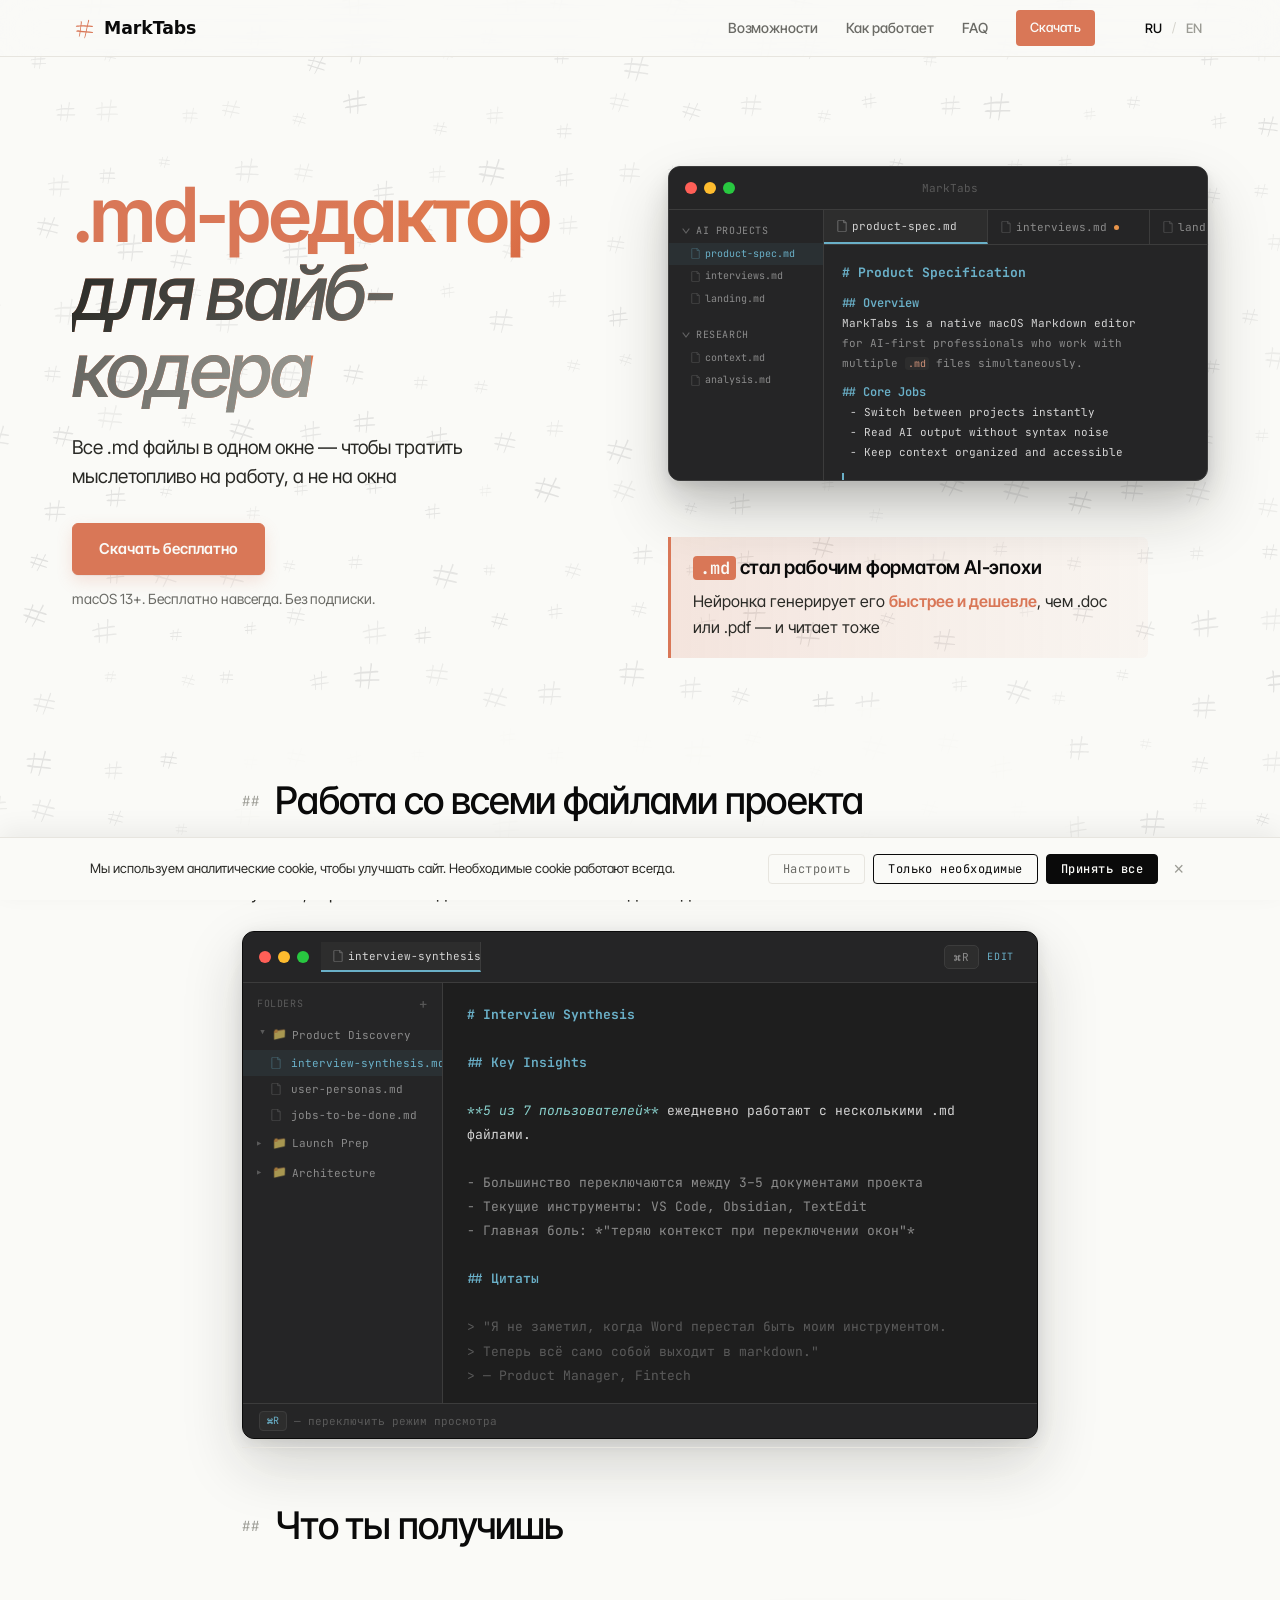
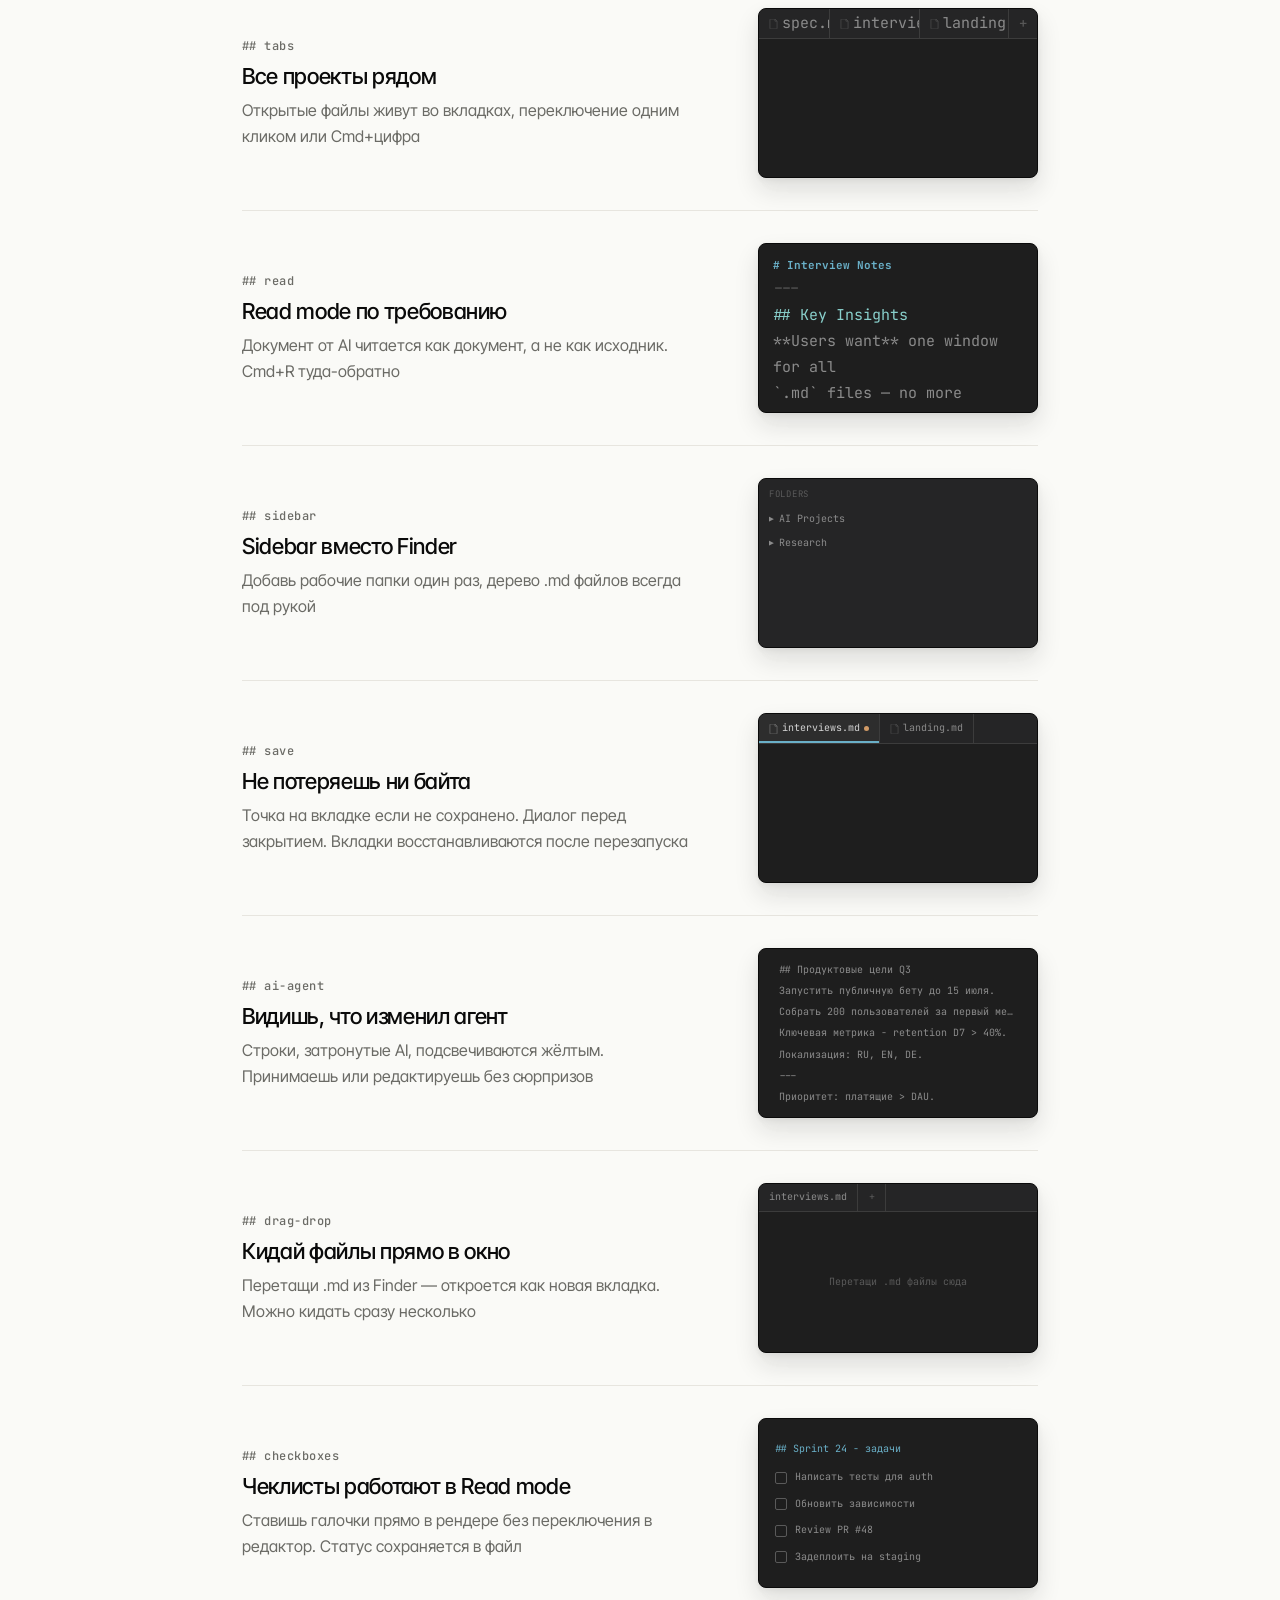
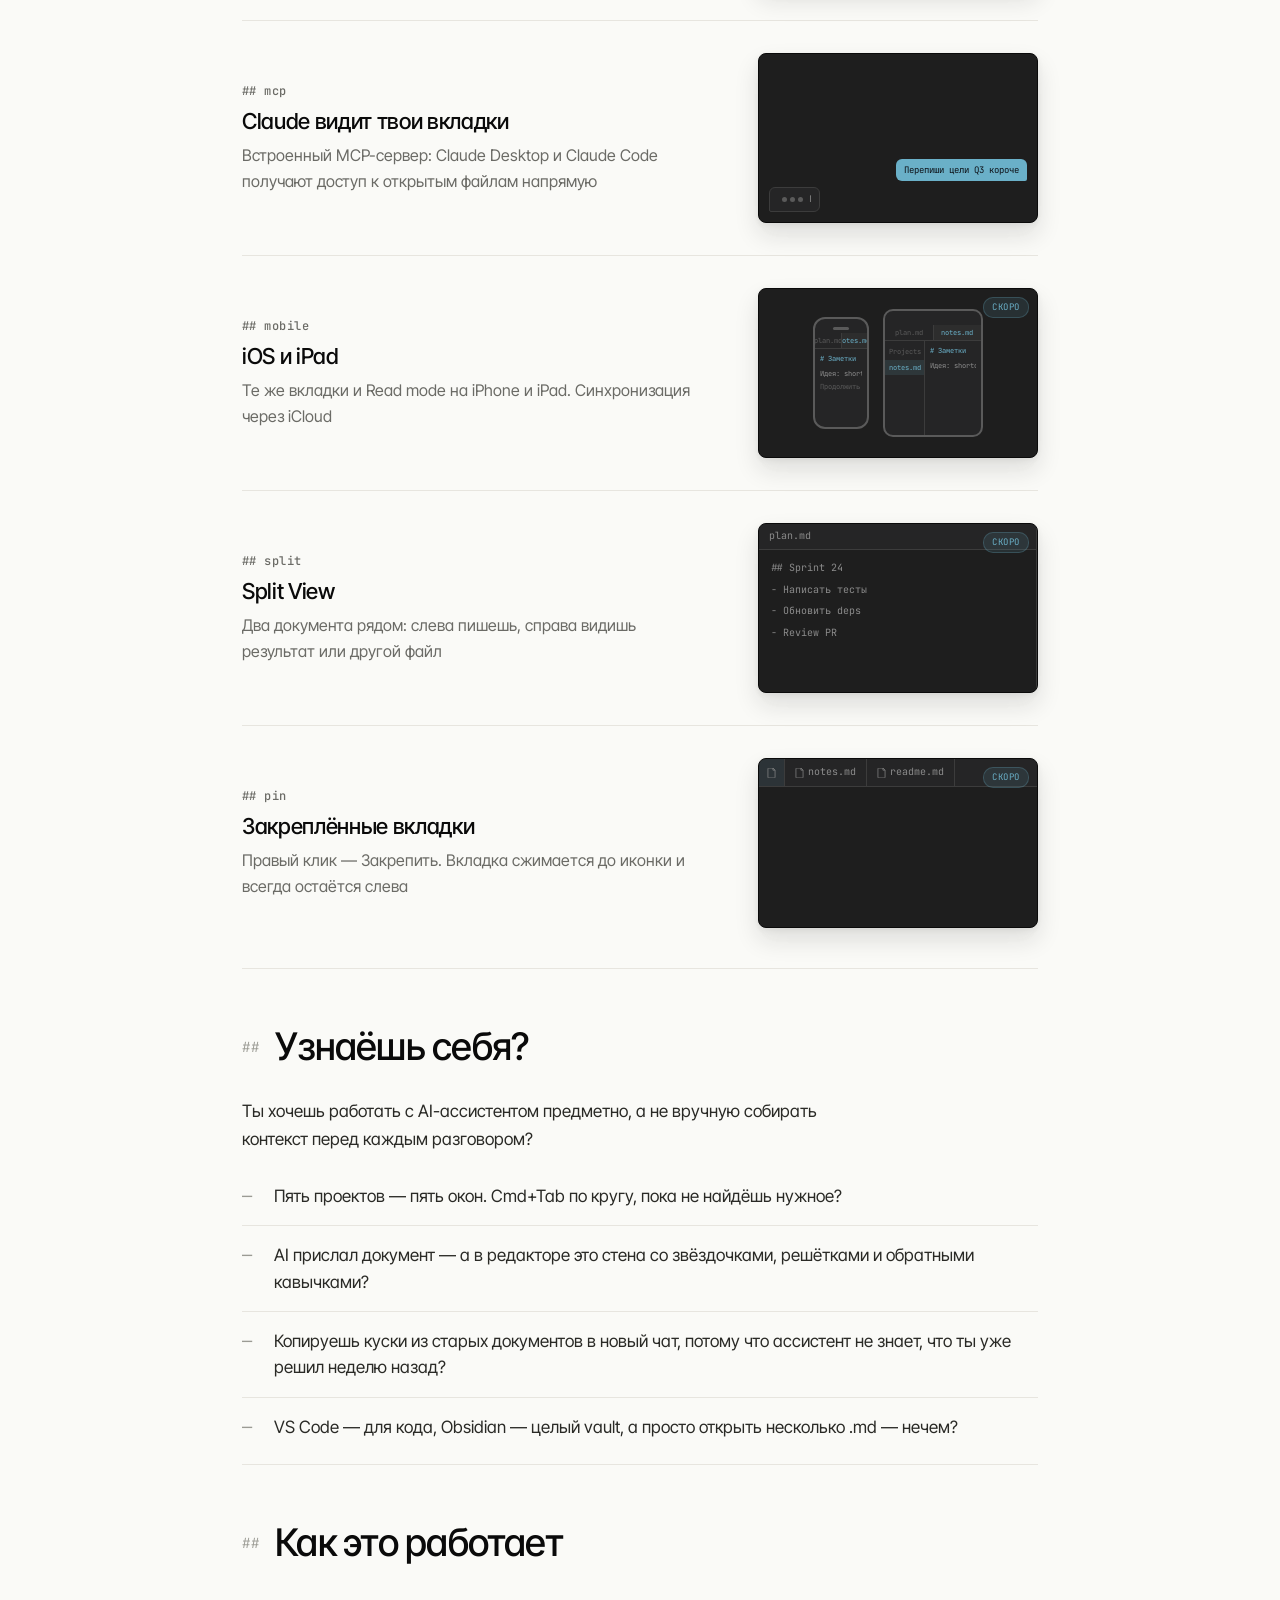
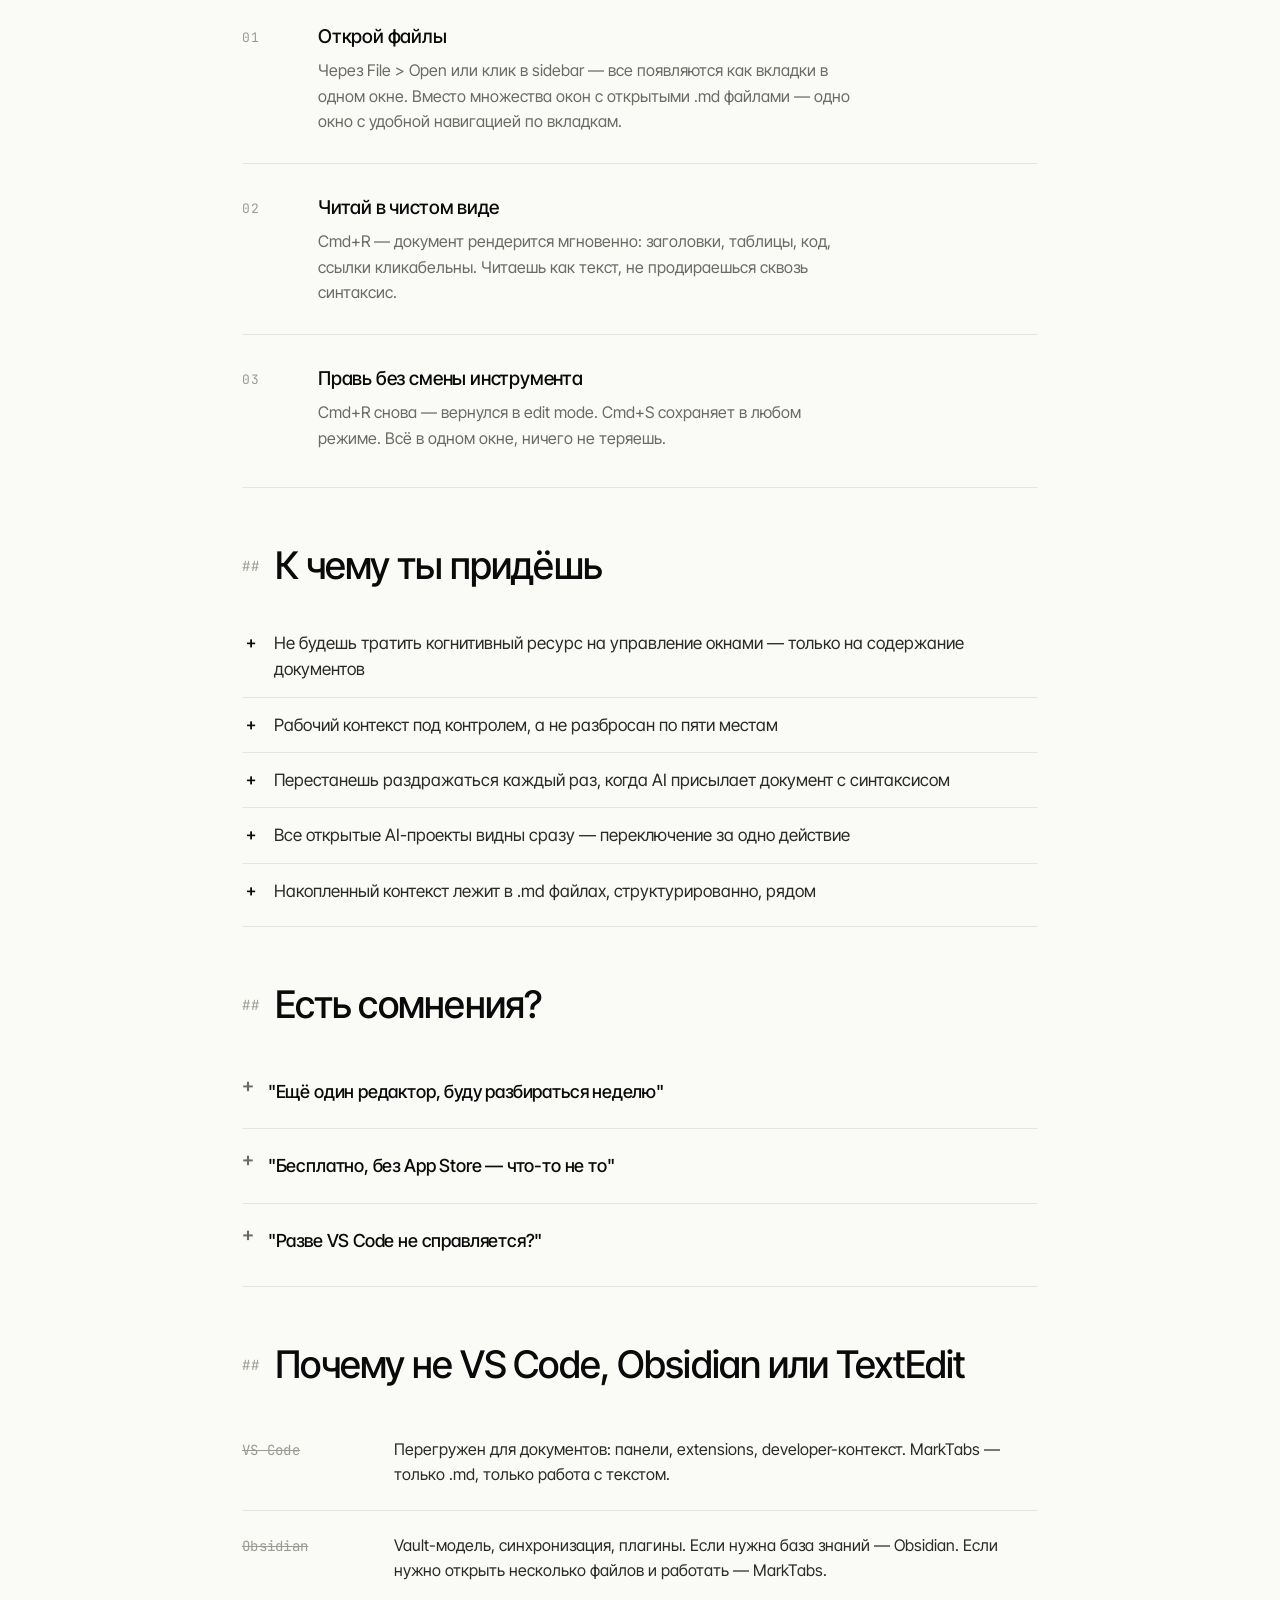
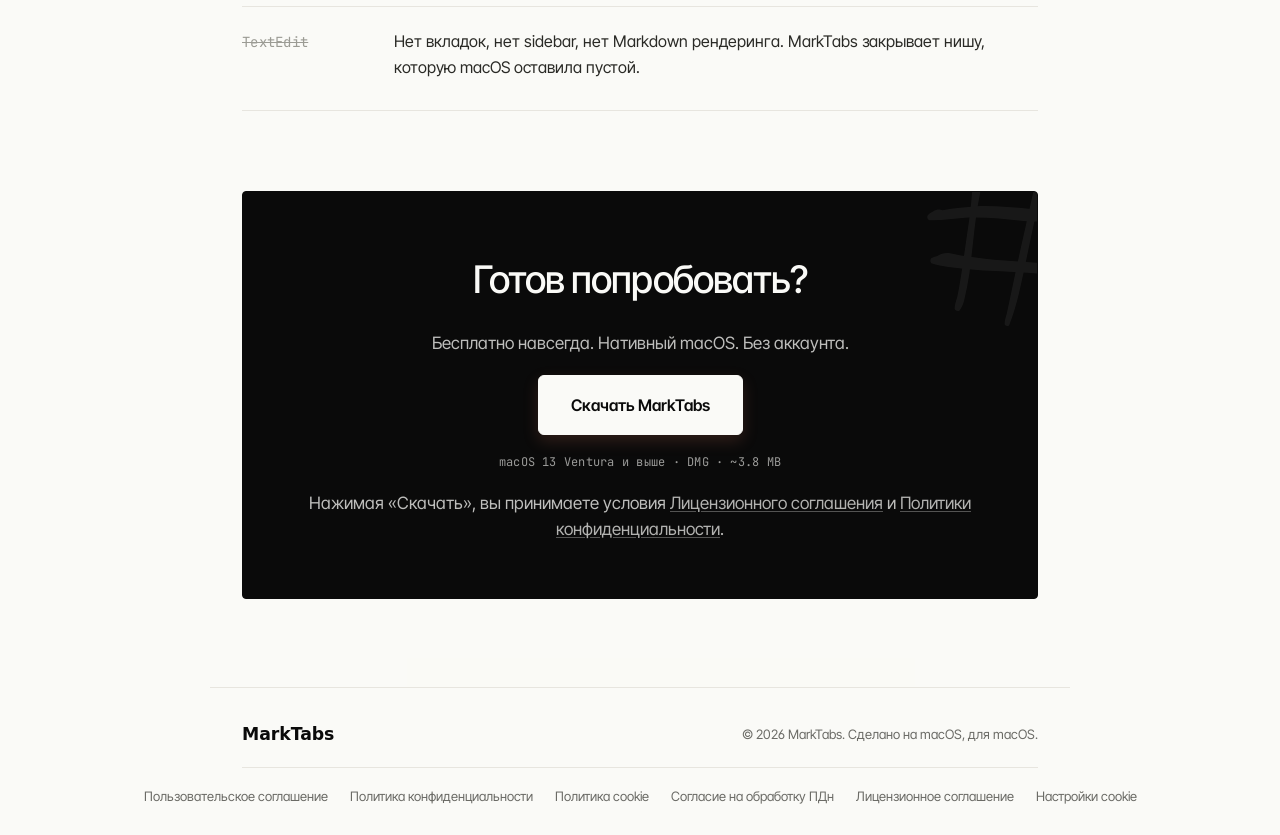
<file: index.html>
<!DOCTYPE html>
<html lang="ru">
<head>
  <meta charset="UTF-8" />
  <meta name="viewport" content="width=device-width, initial-scale=1.0" />
  <title>MarkTabs — редактор для вайб-кодера</title>
  <meta name="description" content="Все .md файлы в одном окне. Нативный macOS Markdown-редактор для AI-first профессионалов." />
  <link rel="preconnect" href="https://fonts.googleapis.com" />
  <link rel="preconnect" href="https://fonts.gstatic.com" crossorigin />
  <link href="https://fonts.googleapis.com/css2?family=Inter+Tight:ital,wght@0,400;0,500;0,600;0,700;1,400;1,500&family=JetBrains+Mono:wght@400;500;600&display=swap" rel="stylesheet" />
  <link rel="icon" type="image/svg+xml" href="favicon.svg" />
  <link rel="icon" type="image/png" sizes="32x32" href="favicon-32.png" />
  <link rel="icon" type="image/png" sizes="16x16" href="favicon-16.png" />
  <link rel="apple-touch-icon" sizes="180x180" href="apple-touch-icon.png" />
  <link rel="stylesheet" href="style.css" />

  <!-- GA4: загружаем библиотеку статично для верификации тега Google.
       gtag('config') вызывается только после cookie-consent в landing-tracking.js. -->
  <script async src="https://www.googletagmanager.com/gtag/js?id=G-SC8EN25QSP"></script>
  <script>
    window.dataLayer = window.dataLayer || [];
    function gtag(){dataLayer.push(arguments);}
    gtag('js', new Date());
  </script>

</head>
<body>
  <div class="hero-bg"><canvas id="hero-bg-canvas"></canvas></div>

  <!-- HEADER — app chrome -->
  <header class="header">
    <div class="header-inner">
      <a class="logo" href="#">
        <span class="logo-mark"></span>
        MarkTabs
      </a>
      <nav class="nav">
        <a href="#features" data-i18n="nav_features">Возможности</a>
        <a href="#how" data-i18n="nav_how">Как работает</a>
        <a href="#faq" data-i18n="nav_faq">FAQ</a>
        <a href="#download" class="nav-cta" data-i18n="nav_download">Скачать</a>
      </nav>
      <div class="lang-switcher">
        <button class="lang-btn active" data-lang="ru">RU</button>
        <span class="lang-sep">/</span>
        <button class="lang-btn" data-lang="en">EN</button>
      </div>
    </div>
  </header>

  <!-- HERO -->
  <section class="hero">
    <div class="hero-content">
      <h1 class="hero-title" data-i18n="hero_title">.md-редактор<br/><em>для вайб-кодера</em></h1>
      <p class="hero-sub" data-i18n="hero_sub">Все .md файлы в одном окне — чтобы тратить мыслетопливо на работу, а не на окна</p>
      <div class="hero-actions">
        <a href="#download" class="btn-primary" data-i18n="hero_cta">Скачать бесплатно</a>
        <span class="hero-meta" data-i18n="hero_meta">macOS 13+. Бесплатно навсегда. Без подписки.</span>
      </div>
    </div>
    <div class="hero-visual">
      <div class="app-mockup" id="mockup">
        <div class="app-window">
          <div class="app-chrome">
            <div class="traffic-lights">
              <span class="tl tl-red"></span>
              <span class="tl tl-yellow"></span>
              <span class="tl tl-green"></span>
            </div>
            <span class="app-title-bar">MarkTabs</span>
          </div>
          <div class="app-body">
            <div class="app-sidebar">
              <div class="sidebar-section">
                <div class="sidebar-header">
                  <svg class="sidebar-icon" viewBox="0 0 10 10" fill="none"><path d="M2 3l3 4 3-4" stroke="currentColor" stroke-width="1.2" stroke-linecap="round" stroke-linejoin="round"/></svg>
                  <span>AI Projects</span>
                </div>
                <div class="sidebar-item active">
                  <svg class="sidebar-file-icon" viewBox="0 0 12 14" fill="none"><path d="M2 0h6l3 3v10a1 1 0 0 1-1 1H2a1 1 0 0 1-1-1V1a1 1 0 0 1 1-1z" stroke="currentColor" stroke-width="1"/><path d="M8 0v3h3" stroke="currentColor" stroke-width="1"/></svg>
                  product-spec.md
                </div>
                <div class="sidebar-item">
                  <svg class="sidebar-file-icon" viewBox="0 0 12 14" fill="none"><path d="M2 0h6l3 3v10a1 1 0 0 1-1 1H2a1 1 0 0 1-1-1V1a1 1 0 0 1 1-1z" stroke="currentColor" stroke-width="1"/><path d="M8 0v3h3" stroke="currentColor" stroke-width="1"/></svg>
                  interviews.md
                </div>
                <div class="sidebar-item">
                  <svg class="sidebar-file-icon" viewBox="0 0 12 14" fill="none"><path d="M2 0h6l3 3v10a1 1 0 0 1-1 1H2a1 1 0 0 1-1-1V1a1 1 0 0 1 1-1z" stroke="currentColor" stroke-width="1"/><path d="M8 0v3h3" stroke="currentColor" stroke-width="1"/></svg>
                  landing.md
                </div>
              </div>
              <div class="sidebar-section">
                <div class="sidebar-header">
                  <svg class="sidebar-icon" viewBox="0 0 10 10" fill="none"><path d="M2 3l3 4 3-4" stroke="currentColor" stroke-width="1.2" stroke-linecap="round" stroke-linejoin="round"/></svg>
                  <span>Research</span>
                </div>
                <div class="sidebar-item">
                  <svg class="sidebar-file-icon" viewBox="0 0 12 14" fill="none"><path d="M2 0h6l3 3v10a1 1 0 0 1-1 1H2a1 1 0 0 1-1-1V1a1 1 0 0 1 1-1z" stroke="currentColor" stroke-width="1"/><path d="M8 0v3h3" stroke="currentColor" stroke-width="1"/></svg>
                  context.md
                </div>
                <div class="sidebar-item">
                  <svg class="sidebar-file-icon" viewBox="0 0 12 14" fill="none"><path d="M2 0h6l3 3v10a1 1 0 0 1-1 1H2a1 1 0 0 1-1-1V1a1 1 0 0 1 1-1z" stroke="currentColor" stroke-width="1"/><path d="M8 0v3h3" stroke="currentColor" stroke-width="1"/></svg>
                  analysis.md
                </div>
              </div>
            </div>
            <div class="app-right">
              <div class="app-tabs">
                <div class="app-tab app-tab-active">
                  <svg class="tab-icon" viewBox="0 0 12 14" fill="none"><path d="M2 0h6l3 3v10a1 1 0 0 1-1 1H2a1 1 0 0 1-1-1V1a1 1 0 0 1 1-1z" stroke="currentColor" stroke-width="1"/><path d="M8 0v3h3" stroke="currentColor" stroke-width="1"/></svg>
                  <span>product-spec.md</span>
                  <span class="tab-close">×</span>
                </div>
                <div class="app-tab">
                  <svg class="tab-icon" viewBox="0 0 12 14" fill="none"><path d="M2 0h6l3 3v10a1 1 0 0 1-1 1H2a1 1 0 0 1-1-1V1a1 1 0 0 1 1-1z" stroke="currentColor" stroke-width="1"/><path d="M8 0v3h3" stroke="currentColor" stroke-width="1"/></svg>
                  <span>interviews.md</span>
                  <span class="tab-dot"></span>
                  <span class="tab-close">×</span>
                </div>
                <div class="app-tab">
                  <svg class="tab-icon" viewBox="0 0 12 14" fill="none"><path d="M2 0h6l3 3v10a1 1 0 0 1-1 1H2a1 1 0 0 1-1-1V1a1 1 0 0 1 1-1z" stroke="currentColor" stroke-width="1"/><path d="M8 0v3h3" stroke="currentColor" stroke-width="1"/></svg>
                  <span>landing.md</span>
                  <span class="tab-close">×</span>
                </div>
                <div class="app-tab">
                  <svg class="tab-icon" viewBox="0 0 12 14" fill="none"><path d="M2 0h6l3 3v10a1 1 0 0 1-1 1H2a1 1 0 0 1-1-1V1a1 1 0 0 1 1-1z" stroke="currentColor" stroke-width="1"/><path d="M8 0v3h3" stroke="currentColor" stroke-width="1"/></svg>
                  <span>context.md</span>
                  <span class="tab-close">×</span>
                </div>
                <div class="tab-plus">+</div>
              </div>
            <div class="app-editor">
              <div class="editor-line editor-h1"># Product Specification</div>
              <div class="editor-line editor-blank"></div>
              <div class="editor-line editor-h2">## Overview</div>
              <div class="editor-line editor-text">MarkTabs is a native macOS Markdown editor</div>
              <div class="editor-line editor-text-dim">for AI-first professionals who work with</div>
              <div class="editor-line editor-text-dim">multiple <span class="editor-code">.md</span> files simultaneously.</div>
              <div class="editor-line editor-blank"></div>
              <div class="editor-line editor-h2">## Core Jobs</div>
              <div class="editor-line editor-list">- Switch between projects instantly</div>
              <div class="editor-line editor-list">- Read AI output without syntax noise</div>
              <div class="editor-line editor-list">- Keep context organized and accessible</div>
              <div class="editor-line editor-blank"></div>
              <div class="editor-cursor"></div>
            </div>
            </div><!-- /.app-right -->
          </div><!-- /.app-body -->
        </div><!-- /.app-window -->
      </div><!-- /.app-mockup -->
      <div class="hero-eyebrow">
        <p class="eyebrow-statement" data-i18n="hero_eyebrow_statement"><span class="eyebrow-md">.md</span> стал рабочим форматом AI-эпохи</p>
        <p class="eyebrow-detail" data-i18n="hero_eyebrow_detail">Нейронка генерирует его <strong>быстрее и дешевле</strong>, чем .doc или .pdf — и читает тоже</p>
      </div>
    </div><!-- /.hero-visual -->
  </section>

  <!-- DOCUMENT — rendered .md -->
  <main class="document">

    <!-- INTERACTIVE DEMO -->
    <section class="doc-section" id="demo">
      <h2 class="md-h2" data-i18n="demo_title">Работа со всеми файлами проекта</h2>
      <p class="md-p" data-i18n="demo_desc">Добавив папку проекта в избранное, все файлы доступны из сайдбара. Открывай нужные, переключайся одним кликом — все вкладки в одном окне.</p>

      <div class="iapp" id="iapp">
        <!-- chrome -->
        <div class="iapp-chrome">
          <div class="traffic-lights">
            <span class="tl tl-red"></span>
            <span class="tl tl-yellow"></span>
            <span class="tl tl-green"></span>
          </div>
          <div class="iapp-tabs-wrap" id="iappTabs"></div>
          <div class="iapp-controls">
            <button class="cmdr-btn" id="cmdRBtn" title="Toggle Edit / Read mode">
              <span class="cmdr-key">⌘</span><span class="cmdr-key">R</span>
            </button>
            <span class="cmdr-mode-badge" id="modeBadge">Edit</span>
          </div>
        </div>
        <!-- body -->
        <div class="iapp-body">
          <div class="iapp-sidebar-panel" id="iappSidebar"></div>
          <div class="iapp-editor-panel">
            <div class="iapp-edit-content" id="iappEditContent"></div>
            <div class="iapp-read-content" id="iappReadContent" style="display:none"></div>
          </div>
        </div>
        <!-- hint -->
        <div class="iapp-hint">
          <span class="hint-key">⌘R</span>
          <span data-i18n="demo_hint">— переключить режим просмотра</span>
        </div>
      </div>
    </section>

    <!-- FEATURES -->
    <section class="doc-section" id="features">
      <h2 class="md-h2" data-i18n="features_title">Что ты получишь</h2>
      <div class="features-list">

        <!-- 1: Tabs -->
        <div class="feature-item">
          <div class="feature-text">
            <div class="feature-label">## tabs</div>
            <h3 data-i18n="f1_title">Все проекты рядом</h3>
            <p data-i18n="f1_desc">Открытые файлы живут во вкладках, переключение одним кликом или <code>Cmd+цифра</code></p>
          </div>
          <div class="feature-anim">
            <div class="fat-bar">
              <div class="fat-tab fat-t1"><svg class="fat-ico" viewBox="0 0 12 14" fill="none"><path d="M2 0h6l3 3v10a1 1 0 0 1-1 1H2a1 1 0 0 1-1-1V1a1 1 0 0 1 1-1z" stroke="currentColor" stroke-width="1"/><path d="M8 0v3h3" stroke="currentColor" stroke-width="1"/></svg>spec.md<span class="fat-ind"></span></div>
              <div class="fat-tab fat-t2"><svg class="fat-ico" viewBox="0 0 12 14" fill="none"><path d="M2 0h6l3 3v10a1 1 0 0 1-1 1H2a1 1 0 0 1-1-1V1a1 1 0 0 1 1-1z" stroke="currentColor" stroke-width="1"/><path d="M8 0v3h3" stroke="currentColor" stroke-width="1"/></svg>interviews.md<span class="fat-ind"></span></div>
              <div class="fat-tab fat-t3"><svg class="fat-ico" viewBox="0 0 12 14" fill="none"><path d="M2 0h6l3 3v10a1 1 0 0 1-1 1H2a1 1 0 0 1-1-1V1a1 1 0 0 1 1-1z" stroke="currentColor" stroke-width="1"/><path d="M8 0v3h3" stroke="currentColor" stroke-width="1"/></svg>landing.md<span class="fat-ind"></span></div>
              <div class="fat-plus">+</div>
            </div>
            <div class="fat-body">
              <div class="fat-content fat-c1">
                <div class="fat-line fat-lh1"># Product Spec</div>
                <div class="fat-line fat-lh2">## Overview</div>
                <div class="fat-line fat-lp">A native macOS Markdown editor</div>
                <div class="fat-line fat-lp fat-ldim">for AI-first professionals</div>
              </div>
              <div class="fat-content fat-c2">
                <div class="fat-line fat-lh1"># Interview Notes</div>
                <div class="fat-line fat-lh2">## Key Insights</div>
                <div class="fat-line fat-lp">Users want one window for all</div>
                <div class="fat-line fat-lp fat-ldim">their .md files</div>
              </div>
              <div class="fat-content fat-c3">
                <div class="fat-line fat-lh1"># Landing Page</div>
                <div class="fat-line fat-lh2">## Hero Section</div>
                <div class="fat-line fat-lp">.md-редактор для вайб-кодера</div>
                <div class="fat-line fat-lp fat-ldim">Все файлы в одном окне</div>
              </div>
            </div>
          </div>
        </div>

        <!-- 2: Read mode -->
        <div class="feature-item">
          <div class="feature-text">
            <div class="feature-label">## read</div>
            <h3 data-i18n="f2_title">Read mode по требованию</h3>
            <p data-i18n="f2_desc">Документ от AI читается как документ, а не как исходник. <code>Cmd+R</code> туда-обратно</p>
          </div>
          <div class="feature-anim">
            <div class="far-layer far-raw">
              <div class="far-line far-lh1"># Interview Notes</div>
              <div class="far-line far-lsep">---</div>
              <div class="far-line far-lh2">## Key Insights</div>
              <div class="far-line far-lp">**Users want** one window for all</div>
              <div class="far-line far-lp">`.md` files — no more switching</div>
              <div class="far-line far-lp far-ldim">between windows and apps</div>
            </div>
            <div class="far-layer far-rendered">
              <div class="far-r-h1">Interview Notes</div>
              <div class="far-r-hr"></div>
              <div class="far-r-h2">Key Insights</div>
              <div class="far-r-p"><strong>Users want</strong> one window for all .md files — no more switching between windows</div>
            </div>
            <div class="far-badge">
              <span class="far-key">⌘</span><span class="far-key">R</span>
            </div>
          </div>
        </div>

        <!-- 3: Sidebar -->
        <div class="feature-item">
          <div class="feature-text">
            <div class="feature-label">## sidebar</div>
            <h3 data-i18n="f3_title">Sidebar вместо Finder</h3>
            <p data-i18n="f3_desc">Добавь рабочие папки один раз, дерево .md файлов всегда под рукой</p>
          </div>
          <div class="feature-anim">
            <div class="fasb-panel">
              <div class="fasb-section">FOLDERS</div>
              <div class="fasb-folder">
                <div class="fasb-hdr"><span class="fasb-arr fasb-arr-1">▶</span> AI Projects</div>
                <div class="fasb-files fasb-files-1">
                  <div class="fasb-file fasb-f1">product-spec.md</div>
                  <div class="fasb-file fasb-f2">interviews.md</div>
                  <div class="fasb-file fasb-f3">landing.md</div>
                </div>
              </div>
              <div class="fasb-folder">
                <div class="fasb-hdr"><span class="fasb-arr fasb-arr-2">▶</span> Research</div>
                <div class="fasb-files fasb-files-2">
                  <div class="fasb-file fasb-f4">context.md</div>
                  <div class="fasb-file fasb-f5">notes.md</div>
                </div>
              </div>
            </div>
          </div>
        </div>

        <!-- 4: Save -->
        <div class="feature-item">
          <div class="feature-text">
            <div class="feature-label">## save</div>
            <h3 data-i18n="f4_title">Не потеряешь ни байта</h3>
            <p data-i18n="f4_desc">Точка на вкладке если не сохранено. Диалог перед закрытием. Вкладки восстанавливаются после перезапуска</p>
          </div>
          <div class="feature-anim">
            <div class="fasv-bar">
              <div class="fasv-tab fasv-active">
                <svg class="fasv-ico" viewBox="0 0 12 14" fill="none"><path d="M2 0h6l3 3v10a1 1 0 0 1-1 1H2a1 1 0 0 1-1-1V1a1 1 0 0 1 1-1z" stroke="currentColor" stroke-width="1"/><path d="M8 0v3h3" stroke="currentColor" stroke-width="1"/></svg>
                interviews.md<span class="fasv-dot"></span>
              </div>
              <div class="fasv-tab">
                <svg class="fasv-ico" viewBox="0 0 12 14" fill="none"><path d="M2 0h6l3 3v10a1 1 0 0 1-1 1H2a1 1 0 0 1-1-1V1a1 1 0 0 1 1-1z" stroke="currentColor" stroke-width="1"/><path d="M8 0v3h3" stroke="currentColor" stroke-width="1"/></svg>
                landing.md
              </div>
            </div>
            <div class="fasv-stage">
              <span class="fasv-autosave">autosave через 2 сек...</span>
              <span class="fasv-saved">сохранено ✓</span>
              <span class="fasv-cmds"><span class="fasv-key">⌘</span><span class="fasv-key">S</span></span>
            </div>
          </div>
        </div>

        <!-- 5: AI Agent -->
        <div class="feature-item">
          <div class="feature-text">
            <div class="feature-label">## ai-agent</div>
            <h3 data-i18n="f5_title">Видишь, что изменил агент</h3>
            <p data-i18n="f5_desc">Строки, затронутые AI, подсвечиваются жёлтым. Принимаешь или редактируешь без сюрпризов</p>
          </div>
          <div class="feature-anim">
            <div class="fai-editor">
              <div class="fai-line">## Продуктовые цели Q3</div>
              <div class="fai-line">Запустить публичную бету до 15 июля.</div>
              <div class="fai-line fai-l3 fai-hl">Собрать 200 пользователей за первый месяц.</div>
              <div class="fai-line fai-l4 fai-hl">Ключевая метрика - retention D7 &gt; 40%.</div>
              <div class="fai-line">Локализация: RU, EN, DE.</div>
              <div class="fai-line">---</div>
              <div class="fai-line fai-l7 fai-hl">Приоритет: платящие &gt; DAU.</div>
            </div>
          </div>
        </div>

        <!-- 6: Drag & Drop -->
        <div class="feature-item">
          <div class="feature-text">
            <div class="feature-label">## drag-drop</div>
            <h3 data-i18n="f6_title">Кидай файлы прямо в окно</h3>
            <p data-i18n="f6_desc">Перетащи .md из Finder — откроется как новая вкладка. Можно кидать сразу несколько</p>
          </div>
          <div class="feature-anim">
            <div class="fdd-scene">
              <div class="fdd-tabs-bar">
                <div class="fdd-tab">interviews.md</div>
                <div class="fdd-tab fdd-tab-new">notes.md</div>
                <div class="fdd-tab fdd-plus">+</div>
              </div>
              <div class="fdd-body">Перетащи .md файлы сюда</div>
              <div class="fdd-overlay"></div>
              <div class="fdd-ghost">
                <svg viewBox="0 0 12 14" fill="none" width="20" height="24"><path d="M2 0h6l3 3v10a1 1 0 0 1-1 1H2a1 1 0 0 1-1-1V1a1 1 0 0 1 1-1z" stroke="currentColor" stroke-width="1"/><path d="M8 0v3h3" stroke="currentColor" stroke-width="1"/></svg>
                <span class="fdd-ghost-name">notes.md</span>
              </div>
            </div>
          </div>
        </div>

        <!-- 7: Checkboxes -->
        <div class="feature-item">
          <div class="feature-text">
            <div class="feature-label">## checkboxes</div>
            <h3 data-i18n="f7_title">Чеклисты работают в Read mode</h3>
            <p data-i18n="f7_desc">Ставишь галочки прямо в рендере без переключения в редактор. Статус сохраняется в файл</p>
          </div>
          <div class="feature-anim">
            <div class="fcb-doc">
              <div class="fcb-h">## Sprint 24 - задачи</div>
              <div class="fcb-row"><span class="fcb-box fcb-b1"></span><span class="fcb-label fcb-l1">Написать тесты для auth</span></div>
              <div class="fcb-row"><span class="fcb-box fcb-b2"></span><span class="fcb-label fcb-l2">Обновить зависимости</span></div>
              <div class="fcb-row"><span class="fcb-box fcb-b3"></span><span class="fcb-label fcb-l3">Review PR #48</span></div>
              <div class="fcb-row"><span class="fcb-box fcb-b4"></span><span class="fcb-label fcb-l4">Задеплоить на staging</span></div>
            </div>
          </div>
        </div>

        <!-- 8: MCP -->
        <div class="feature-item">
          <div class="feature-text">
            <div class="feature-label">## mcp</div>
            <h3 data-i18n="f8_title">Claude видит твои вкладки</h3>
            <p data-i18n="f8_desc">Встроенный MCP-сервер: Claude Desktop и Claude Code получают доступ к открытым файлам напрямую</p>
          </div>
          <div class="feature-anim">
            <div class="fmcp-scene">
              <div class="fmcp-phase-a">
                <div class="fmcp-chat">
                  <div class="fmcp-msg fmcp-u">Перепиши цели Q3 короче</div>
                  <div class="fmcp-msg fmcp-ai">
                    <div class="fmcp-dots">
                      <span class="fmcp-dot"></span>
                      <span class="fmcp-dot"></span>
                      <span class="fmcp-dot"></span>
                    </div>
                    <span class="fmcp-resp">Готово — создал q3-brief.md</span>
                  </div>
                </div>
              </div>
              <div class="fmcp-phase-b">
                <div class="fmcp-app-bar">
                  <div class="fmcp-app-tab">goals.md</div>
                  <div class="fmcp-app-tab fmcp-app-tab-new">q3-brief.md</div>
                </div>
                <div class="fmcp-app-body">
                  <div class="fmcp-app-title"># Цели Q3</div>
                  <div class="fmcp-app-para">Публичная бета — 15 июля</div>
                </div>
              </div>
            </div>
          </div>
        </div>

        <!-- 9: iOS & iPad (soon) -->
        <div class="feature-item">
          <div class="feature-text">
            <div class="feature-label">## mobile</div>
            <h3 data-i18n="f9_title">iOS и iPad</h3>
            <p data-i18n="f9_desc">Те же вкладки и Read mode на iPhone и iPad. Синхронизация через iCloud</p>
          </div>
          <div class="feature-anim">
            <span class="feat-soon-badge" data-i18n="feat_soon">скоро</span>
            <div class="fios-scene">
              <div class="fios-phone">
                <div class="fios-screen">
                  <div class="fios-tab-bar">
                    <div class="fios-tab">plan.md</div>
                    <div class="fios-tab fios-tab-active">notes.md</div>
                  </div>
                  <div class="fios-body">
                    <div class="fios-h"># Заметки</div>
                    <div class="fios-p">Идея: shortcut...</div>
                    <div class="fios-p fios-dim">Продолжить позже</div>
                  </div>
                </div>
              </div>
              <div class="fios-pad">
                <div class="fios-screen">
                  <div class="fios-tab-bar">
                    <div class="fios-tab">plan.md</div>
                    <div class="fios-tab fios-tab-active">notes.md</div>
                  </div>
                  <div class="fios-body-wrap">
                    <div class="fios-sb">
                      <div class="fios-sb-item">Projects</div>
                      <div class="fios-sb-item fios-sb-act">notes.md</div>
                    </div>
                    <div class="fios-body">
                      <div class="fios-h"># Заметки</div>
                      <div class="fios-p">Идея: shortcut...</div>
                    </div>
                  </div>
                </div>
              </div>
            </div>
          </div>
        </div>

        <!-- 10: Split View (soon) -->
        <div class="feature-item">
          <div class="feature-text">
            <div class="feature-label">## split</div>
            <h3 data-i18n="f10_title">Split View</h3>
            <p data-i18n="f10_desc">Два документа рядом: слева пишешь, справа видишь результат или другой файл</p>
          </div>
          <div class="feature-anim">
            <span class="feat-soon-badge" data-i18n="feat_soon">скоро</span>
            <div class="fspl-scene">
              <div class="fspl-left">
                <div class="fspl-bar">plan.md</div>
                <div class="fspl-lines">
                  <div class="fspl-line">## Sprint 24</div>
                  <div class="fspl-line">- Написать тесты</div>
                  <div class="fspl-line">- Обновить deps</div>
                  <div class="fspl-line">- Review PR</div>
                </div>
              </div>
              <div class="fspl-divider"></div>
              <div class="fspl-right">
                <div class="fspl-bar">notes.md</div>
                <div class="fspl-lines">
                  <div class="fspl-line fspl-lh"># Sprint 24</div>
                  <div class="fspl-line">• Написать тесты</div>
                  <div class="fspl-line">• Обновить deps</div>
                  <div class="fspl-line">• Review PR</div>
                </div>
              </div>
            </div>
          </div>
        </div>

        <!-- 11: Pin Tab (soon) -->
        <div class="feature-item">
          <div class="feature-text">
            <div class="feature-label">## pin</div>
            <h3 data-i18n="f11_title">Закреплённые вкладки</h3>
            <p data-i18n="f11_desc">Правый клик — Закрепить. Вкладка сжимается до иконки и всегда остаётся слева</p>
          </div>
          <div class="feature-anim">
            <span class="feat-soon-badge" data-i18n="feat_soon">скоро</span>
            <div class="fpin-scene">
              <div class="fpin-bar">
                <div class="fpin-tab fpin-pinned">
                  <svg viewBox="0 0 12 14" fill="none" width="9" height="10"><path d="M2 0h6l3 3v10a1 1 0 0 1-1 1H2a1 1 0 0 1-1-1V1a1 1 0 0 1 1-1z" stroke="currentColor" stroke-width="1"/><path d="M8 0v3h3" stroke="currentColor" stroke-width="1"/></svg>
                </div>
                <div class="fpin-tab">
                  <svg viewBox="0 0 12 14" fill="none" width="9" height="10"><path d="M2 0h6l3 3v10a1 1 0 0 1-1 1H2a1 1 0 0 1-1-1V1a1 1 0 0 1 1-1z" stroke="currentColor" stroke-width="1"/><path d="M8 0v3h3" stroke="currentColor" stroke-width="1"/></svg>
                  <span class="fpin-target-lbl">notes.md</span>
                </div>
                <div class="fpin-tab">
                  <svg viewBox="0 0 12 14" fill="none" width="9" height="10"><path d="M2 0h6l3 3v10a1 1 0 0 1-1 1H2a1 1 0 0 1-1-1V1a1 1 0 0 1 1-1z" stroke="currentColor" stroke-width="1"/><path d="M8 0v3h3" stroke="currentColor" stroke-width="1"/></svg>
                  <span>readme.md</span>
                </div>
              </div>
              <div class="fpin-menu">
                <div class="fpin-mi">Закрыть</div>
                <div class="fpin-mi">Закрыть остальные</div>
                <div class="fpin-sep"></div>
                <div class="fpin-mi fpin-mi-hl">Закрепить</div>
              </div>
            </div>
          </div>
        </div>

      </div>
    </section>

    <!-- RECOGNIZE YOURSELF -->
    <section class="doc-section" id="how">
      <h2 class="md-h2" data-i18n="rec_title">Узнаёшь себя?</h2>
      <p class="md-p" data-i18n="rec_sub">Ты хочешь работать с AI-ассистентом предметно, а не вручную собирать контекст перед каждым разговором?</p>
      <ul class="pains-list">
        <li data-i18n="pain1">Пять проектов — пять окон. <code>Cmd+Tab</code> по кругу, пока не найдёшь нужное?</li>
        <li data-i18n="pain2">AI прислал документ — а в редакторе это стена со звёздочками, решётками и обратными кавычками?</li>
        <li data-i18n="pain3">Копируешь куски из старых документов в новый чат, потому что ассистент не знает, что ты уже решил неделю назад?</li>
        <li data-i18n="pain4">VS Code — для кода, Obsidian — целый vault, а просто открыть несколько .md — нечем?</li>
      </ul>
    </section>

    <!-- HOW IT WORKS -->
    <section class="doc-section">
      <h2 class="md-h2" data-i18n="how_title">Как это работает</h2>
      <ol class="steps-ol">
        <li>
          <div class="step-num"></div>
          <div class="step-body">
            <h3 data-i18n="step1_title">Открой файлы</h3>
            <p data-i18n="step1_desc">Через File &gt; Open или клик в sidebar — все появляются как вкладки в одном окне. Вместо множества окон с открытыми .md файлами — одно окно с удобной навигацией по вкладкам.</p>
          </div>
        </li>
        <li>
          <div class="step-num"></div>
          <div class="step-body">
            <h3 data-i18n="step2_title">Читай в чистом виде</h3>
            <p data-i18n="step2_desc"><code>Cmd+R</code> — документ рендерится мгновенно: заголовки, таблицы, код, ссылки кликабельны. Читаешь как текст, не продираешься сквозь синтаксис.</p>
          </div>
        </li>
        <li>
          <div class="step-num"></div>
          <div class="step-body">
            <h3 data-i18n="step3_title">Правь без смены инструмента</h3>
            <p data-i18n="step3_desc"><code>Cmd+R</code> снова — вернулся в edit mode. <code>Cmd+S</code> сохраняет в любом режиме. Всё в одном окне, ничего не теряешь.</p>
          </div>
        </li>
      </ol>
    </section>

    <!-- OUTCOMES -->
    <section class="doc-section">
      <h2 class="md-h2" data-i18n="out_title">К чему ты придёшь</h2>
      <ul class="outcomes-ul">
        <li data-i18n="out1">Не будешь тратить мыслетопливо на управление окнами — только на содержание документов</li>
        <li data-i18n="out2">Рабочий контекст под контролем, а не разбросан по пяти местам</li>
        <li data-i18n="out3">Перестанешь раздражаться каждый раз, когда AI присылает документ с синтаксисом</li>
        <li data-i18n="out4">Все открытые AI-проекты видны сразу — переключение за одно действие</li>
        <li data-i18n="out5">Накопленный контекст лежит в .md файлах, структурированно, рядом</li>
      </ul>
    </section>

    <!-- FAQ -->
    <section class="doc-section" id="faq">
      <h2 class="md-h2" data-i18n="faq_title">Есть сомнения?</h2>
      <div class="faq-list">
        <details class="faq-item">
          <summary class="faq-q" data-i18n="faq1_q">"Ещё один редактор, буду разбираться неделю"</summary>
          <div class="faq-a" data-i18n="faq1_a">Установка занимает минуту. Нет аккаунта, нет vault, нет миграции. Перетащи файл, открой папку — всё.</div>
        </details>
        <details class="faq-item">
          <summary class="faq-q" data-i18n="faq2_q">"Бесплатно, без App Store — что-то не то"</summary>
          <div class="faq-a" data-i18n="faq2_a">Это целевое решение, не демо. Распространение через DMG с лендинга — быстрее и без ограничений App Store. Никакого облака, никаких данных на серверах.</div>
        </details>
        <details class="faq-item">
          <summary class="faq-q" data-i18n="faq3_q">"Разве VS Code не справляется?"</summary>
          <div class="faq-a" data-i18n="faq3_a">Справляется, но это инструмент для кода. Он не даёт читать документ в чистом виде, extensions для Markdown — сторонние, интерфейс заточен под разработку. MarkTabs — для документов. Нет лишнего.</div>
        </details>
      </div>
    </section>

    <!-- COMPETITORS -->
    <section class="doc-section">
      <h2 class="md-h2" data-i18n="comp_title">Почему не VS Code, Obsidian или TextEdit</h2>
      <div class="comp-list">
        <div class="comp-row">
          <div class="comp-name">VS Code</div>
          <div class="comp-why" data-i18n="comp1">Перегружен для документов: панели, extensions, developer-контекст. MarkTabs — только .md, только работа с текстом.</div>
        </div>
        <div class="comp-row">
          <div class="comp-name">Obsidian</div>
          <div class="comp-why" data-i18n="comp2">Vault-модель, синхронизация, плагины. Если нужна база знаний — Obsidian. Если нужно открыть несколько файлов и работать — MarkTabs.</div>
        </div>
        <div class="comp-row">
          <div class="comp-name">TextEdit</div>
          <div class="comp-why" data-i18n="comp3">Нет вкладок, нет sidebar, нет Markdown рендеринга. MarkTabs закрывает нишу, которую macOS оставила пустой.</div>
        </div>
      </div>
    </section>

    <!-- DOWNLOAD -->
    <section class="doc-section" id="download">
      <div class="download-block">
        <h2 data-i18n="dl_title">Готов попробовать?</h2>
        <p data-i18n="dl_sub">Бесплатно навсегда. Нативный macOS. Без аккаунта.</p>
        <a href="MarkTabs.dmg" class="btn-primary btn-large" data-marktabs-download data-i18n="dl_cta">Скачать MarkTabs</a>
        <span class="dl-meta" data-i18n="dl_meta">macOS 13 Ventura и выше · DMG · ~3.8 MB</span>
        <p class="dl-disclaimer" data-i18n="dl_disclaimer">Нажимая «Скачать», вы принимаете условия <a href="legal/eula/">Лицензионного соглашения</a> и <a href="legal/privacy/">Политики конфиденциальности</a>.</p>
      </div>
    </section>

  </main>

  <footer class="footer footer-main">
    <div class="footer-top">
      <span class="logo">MarkTabs</span>
      <span class="footer-copy" data-i18n="footer_copy">© 2026 MarkTabs. Сделано на macOS, для macOS.</span>
    </div>
    <div class="footer-bottom">
      <div class="footer-legal-links" id="footer-links-ru">
        <a href="legal/terms/">Пользовательское соглашение</a>
        <a href="legal/privacy/">Политика конфиденциальности</a>
        <a href="legal/cookies/">Политика cookie</a>
        <a href="legal/consent/">Согласие на обработку ПДн</a>
        <a href="legal/eula/">Лицензионное соглашение</a>
        <a href="#" class="footer-cookie-settings" onclick="window.CookieConsent&&window.CookieConsent.openSettings();return false;">Настройки cookie</a>
      </div>
      <div class="footer-legal-links" id="footer-links-en" style="display:none">
        <a href="legal/terms/">Terms of Use</a>
        <a href="legal/privacy/">Privacy Policy</a>
        <a href="legal/cookies/">Cookie Policy</a>
        <a href="legal/eula/">End User License Agreement</a>
        <a href="#" class="footer-cookie-settings" onclick="window.CookieConsent&&window.CookieConsent.openSettings();return false;">Cookie settings</a>
      </div>
    </div>
  </footer>

  <script src="hero-bg.js?v=2"></script>
  <script src="cookie-consent.js"></script>
  <script src="script.js"></script>
  <script src="analytics/landing-tracking.js"></script>
</body>
</html>
</file>
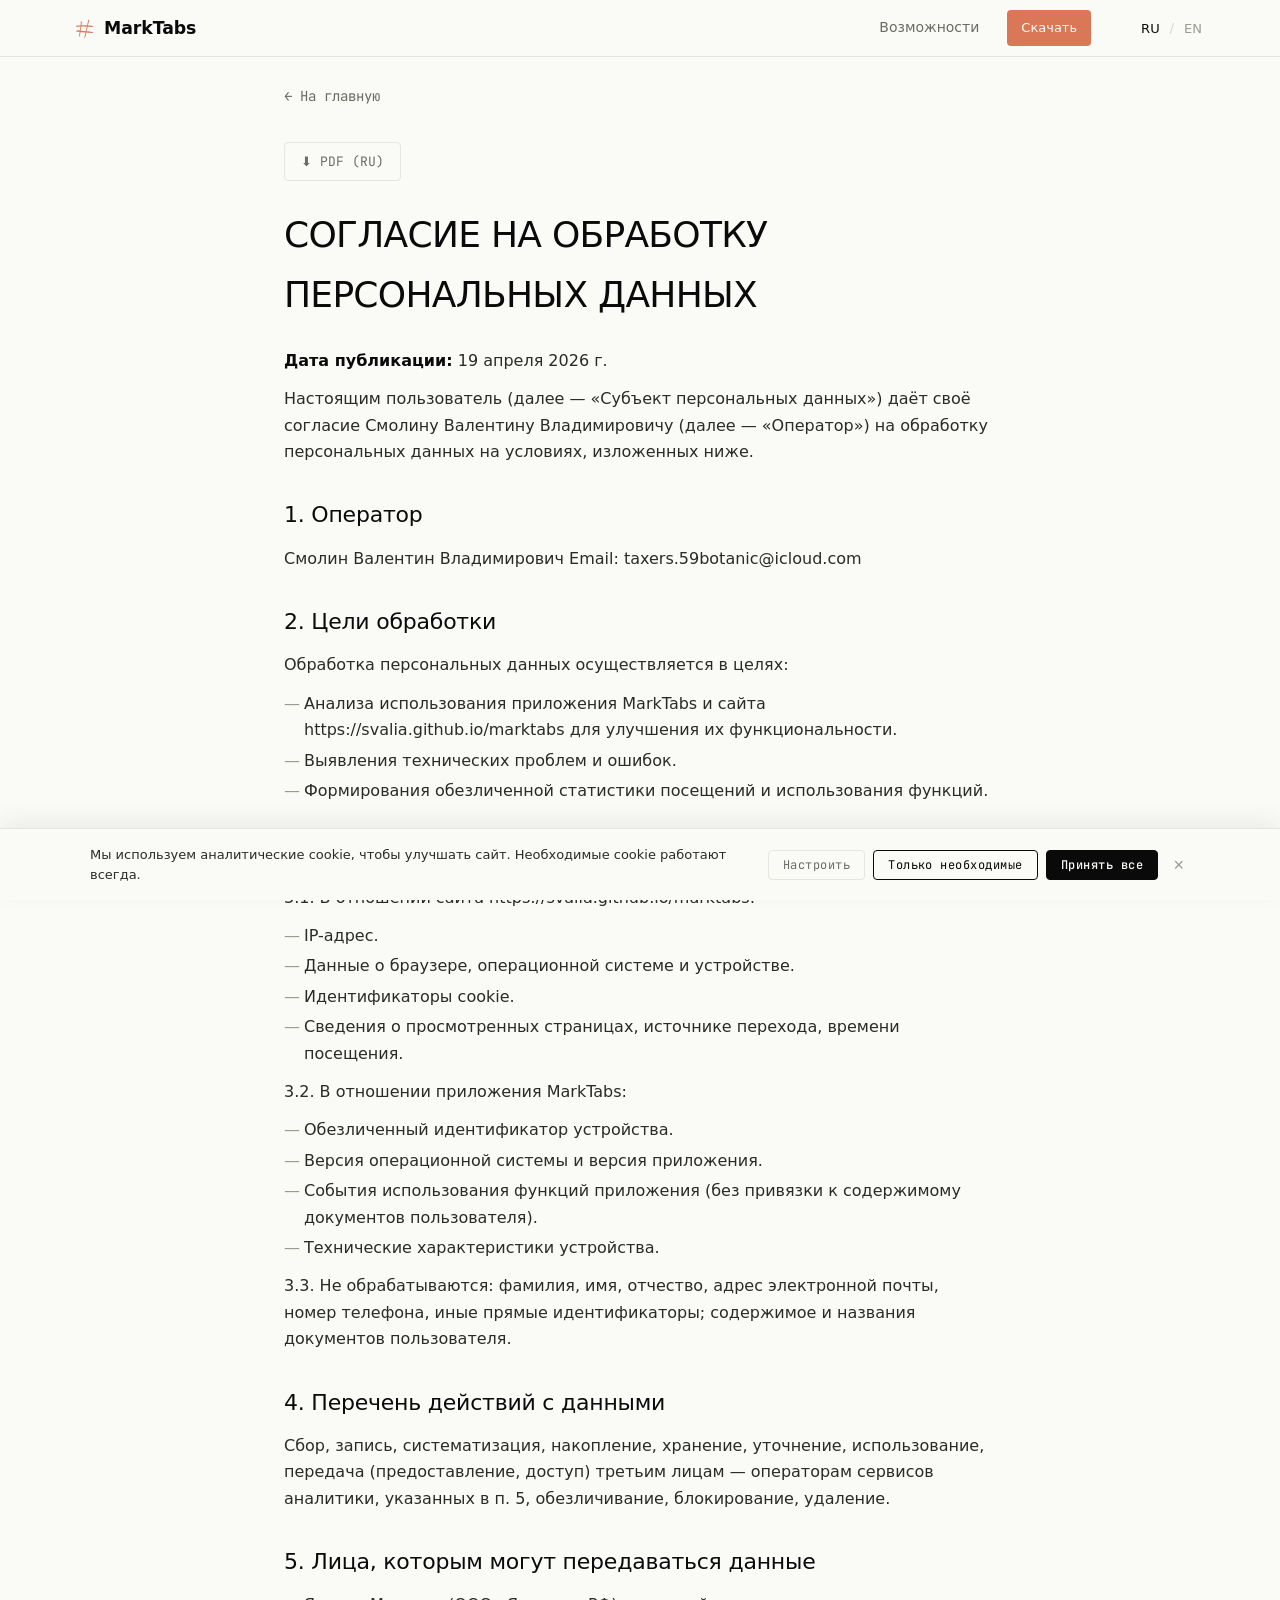
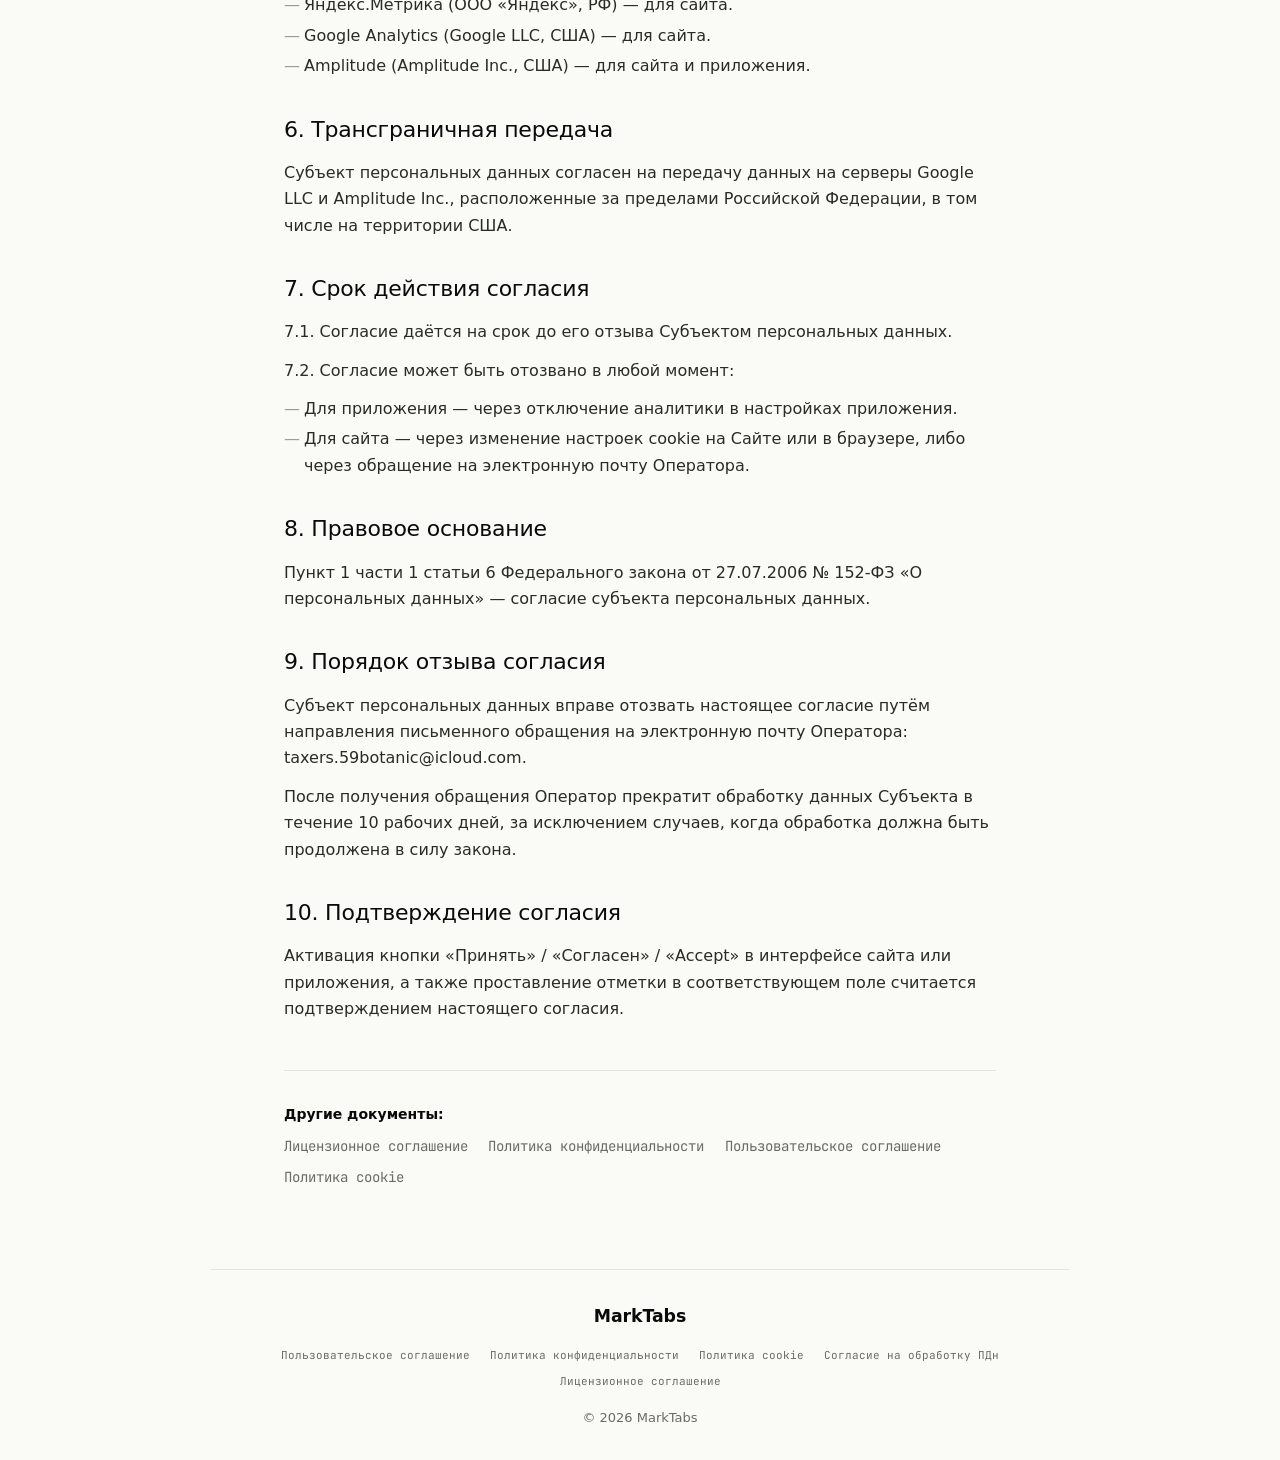
<file: legal/consent/index.html>
<!DOCTYPE html>
<html lang="ru">
<head>
  <meta charset="UTF-8" />
  <meta name="viewport" content="width=device-width, initial-scale=1.0" />
  <title>Согласие на обработку ПДн / Согласие на обработку ПДн — MarkTabs</title>
  <meta name="description" content="MarkTabs — Согласие на обработку ПДн / Согласие на обработку ПДн" />
  <link rel="preconnect" href="https://fonts.googleapis.com" />
  <link rel="preconnect" href="https://fonts.gstatic.com" crossorigin />
  <link href="https://fonts.googleapis.com/css2?family=JetBrains+Mono:wght@400;500&display=swap" rel="stylesheet" />
  <link rel="stylesheet" href="../../style.css" />
  <link rel="alternate" hreflang="ru" href="https://svalia.github.io/marktabs/legal/consent/" />
  <link rel="alternate" hreflang="en" href="https://svalia.github.io/marktabs/legal/consent/" />
  <link rel="canonical" href="https://svalia.github.io/marktabs/legal/consent/" />
</head>
<body>

  <header class="header">
    <div class="header-inner">
      <a class="logo" href="../../">
        <span class="logo-mark"></span>
        MarkTabs
      </a>
      <nav class="nav">
        <a href="../../#features" data-i18n="nav_features">Возможности</a>
        <a href="../../#download" class="nav-cta" data-i18n="nav_download">Скачать</a>
      </nav>
      <div class="lang-switcher">
        <button class="lang-btn active" data-lang="ru">RU</button>
        <span class="lang-sep">/</span>
        <button class="lang-btn" data-lang="en">EN</button>
      </div>
    </div>
  </header>

  <main>
    <section class="legal-page">
      <div class="legal-container">

        <div class="legal-breadcrumb">
          <a href="../../" data-i18n-legal="back_home">← На главную</a>
        </div>

        <div class="legal-block" id="legal-ru">
          <div class="legal-pdf-bar">
            <a class="pdf-download" href="../../pdfs/09-Consent-PD-RU.pdf" download>⬇ PDF (RU)</a>
          </div>
          <div class="legal-body"><h1>СОГЛАСИЕ НА ОБРАБОТКУ ПЕРСОНАЛЬНЫХ ДАННЫХ</h1>
<p><strong>Дата публикации:</strong> 19 апреля 2026 г.</p>
<p>Настоящим пользователь (далее — «Субъект персональных данных») даёт своё согласие Смолину Валентину Владимировичу (далее — «Оператор») на обработку персональных данных на условиях, изложенных ниже.</p>
<h2>1. Оператор</h2>
<p>Смолин Валентин Владимирович Email: taxers.59botanic@icloud.com</p>
<h2>2. Цели обработки</h2>
<p>Обработка персональных данных осуществляется в целях:</p>
<ul>
  <li>Анализа использования приложения MarkTabs и сайта https://svalia.github.io/marktabs для улучшения их функциональности.</li>
  <li>Выявления технических проблем и ошибок.</li>
  <li>Формирования обезличенной статистики посещений и использования функций.</li>
</ul>
<h2>3. Перечень данных, на обработку которых даётся согласие</h2>
<p>3.1. В отношении сайта https://svalia.github.io/marktabs:</p>
<ul>
  <li>IP-адрес.</li>
  <li>Данные о браузере, операционной системе и устройстве.</li>
  <li>Идентификаторы cookie.</li>
  <li>Сведения о просмотренных страницах, источнике перехода, времени посещения.</li>
</ul>
<p>3.2. В отношении приложения MarkTabs:</p>
<ul>
  <li>Обезличенный идентификатор устройства.</li>
  <li>Версия операционной системы и версия приложения.</li>
  <li>События использования функций приложения (без привязки к содержимому документов пользователя).</li>
  <li>Технические характеристики устройства.</li>
</ul>
<p>3.3. Не обрабатываются: фамилия, имя, отчество, адрес электронной почты, номер телефона, иные прямые идентификаторы; содержимое и названия документов пользователя.</p>
<h2>4. Перечень действий с данными</h2>
<p>Сбор, запись, систематизация, накопление, хранение, уточнение, использование, передача (предоставление, доступ) третьим лицам — операторам сервисов аналитики, указанных в п. 5, обезличивание, блокирование, удаление.</p>
<h2>5. Лица, которым могут передаваться данные</h2>
<ul>
  <li>Яндекс.Метрика (ООО «Яндекс», РФ) — для сайта.</li>
  <li>Google Analytics (Google LLC, США) — для сайта.</li>
  <li>Amplitude (Amplitude Inc., США) — для сайта и приложения.</li>
</ul>
<h2>6. Трансграничная передача</h2>
<p>Субъект персональных данных согласен на передачу данных на серверы Google LLC и Amplitude Inc., расположенные за пределами Российской Федерации, в том числе на территории США.</p>
<h2>7. Срок действия согласия</h2>
<p>7.1. Согласие даётся на срок до его отзыва Субъектом персональных данных.</p>
<p>7.2. Согласие может быть отозвано в любой момент:</p>
<ul>
  <li>Для приложения — через отключение аналитики в настройках приложения.</li>
  <li>Для сайта — через изменение настроек cookie на Сайте или в браузере, либо через обращение на электронную почту Оператора.</li>
</ul>
<h2>8. Правовое основание</h2>
<p>Пункт 1 части 1 статьи 6 Федерального закона от 27.07.2006 № 152-ФЗ «О персональных данных» — согласие субъекта персональных данных.</p>
<h2>9. Порядок отзыва согласия</h2>
<p>Субъект персональных данных вправе отозвать настоящее согласие путём направления письменного обращения на электронную почту Оператора: taxers.59botanic@icloud.com.</p>
<p>После получения обращения Оператор прекратит обработку данных Субъекта в течение 10 рабочих дней, за исключением случаев, когда обработка должна быть продолжена в силу закона.</p>
<h2>10. Подтверждение согласия</h2>
<p>Активация кнопки «Принять» / «Согласен» / «Accept» в интерфейсе сайта или приложения, а также проставление отметки в соответствующем поле считается подтверждением настоящего согласия.</p></div>
        </div>


        <div class="legal-other-docs">
          <div id="legal-other-ru">
            <p><strong>Другие документы:</strong></p>
            <a href="../eula/">Лицензионное соглашение</a>
        <a href="../privacy/">Политика конфиденциальности</a>
        <a href="../terms/">Пользовательское соглашение</a>
        <a href="../cookies/">Политика cookie</a>
          </div>
          <div id="legal-other-en" style="display:none">
            <p><strong>Other documents:</strong></p>
            <a href="../eula/">End User License Agreement</a>
        <a href="../privacy/">Privacy Policy</a>
        <a href="../terms/">Terms of Use</a>
        <a href="../cookies/">Cookie Policy</a>
          </div>
        </div>

      </div>
    </section>
  </main>

  <footer class="footer footer-legal">
    <a class="logo" href="../../">MarkTabs</a>
    <nav class="footer-legal-nav">
      <div class="footer-legal-links" id="footer-links-ru">
        <a href="../terms/">Пользовательское соглашение</a>
        <a href="../privacy/">Политика конфиденциальности</a>
        <a href="../cookies/">Политика cookie</a>
        <a href="../consent/">Согласие на обработку ПДн</a>
        <a href="../eula/">Лицензионное соглашение</a>
      </div>
      <div class="footer-legal-links" id="footer-links-en" style="display:none">
        <a href="../terms/">Terms of Use</a>
        <a href="../privacy/">Privacy Policy</a>
        <a href="../cookies/">Cookie Policy</a>
        <a href="../eula/">End User License Agreement</a>
      </div>
    </nav>
    <span class="footer-copy">© 2026 MarkTabs</span>
  </footer>

  <script src="../../script.js"></script>
  <script>
    (function() {
      var lang = localStorage.getItem("mt_lang") || "ru";
      function applyLang(l) {
        var ruEl = document.getElementById("legal-ru");
        var enEl = document.getElementById("legal-en");
        var ruOther = document.getElementById("legal-other-ru");
        var enOther = document.getElementById("legal-other-en");
        var footerRu = document.getElementById("footer-links-ru");
        var footerEn = document.getElementById("footer-links-en");
        var breadcrumb = document.querySelector("[data-i18n-legal='back_home']");
        if (ruEl) ruEl.style.display = l === "ru" ? "" : "none";
        if (enEl) enEl.style.display = l === "en" ? "" : "none";
        if (ruOther) ruOther.style.display = l === "ru" ? "" : "none";
        if (enOther) enOther.style.display = l === "en" ? "" : "none";
        if (footerRu) footerRu.style.display = l === "ru" ? "" : "none";
        if (footerEn) footerEn.style.display = l === "en" ? "" : "none";
        if (breadcrumb) breadcrumb.textContent = l === "ru" ? "← На главную" : "← Back to home";
        document.querySelectorAll(".lang-btn").forEach(function(btn) {
          btn.classList.toggle("active", btn.getAttribute("data-lang") === l);
        });
        document.documentElement.lang = l;
      }
      applyLang(lang);
      document.querySelectorAll(".lang-btn[data-lang]").forEach(function(btn) {
        btn.addEventListener("click", function() {
          var l = btn.getAttribute("data-lang");
          localStorage.setItem("mt_lang", l);
          applyLang(l);
        });
      });
    })();
  </script>
  <script src="../../analytics/landing-tracking.js"></script>
  <script src="../../cookie-consent.js"></script>
</body>
</html>
</file>
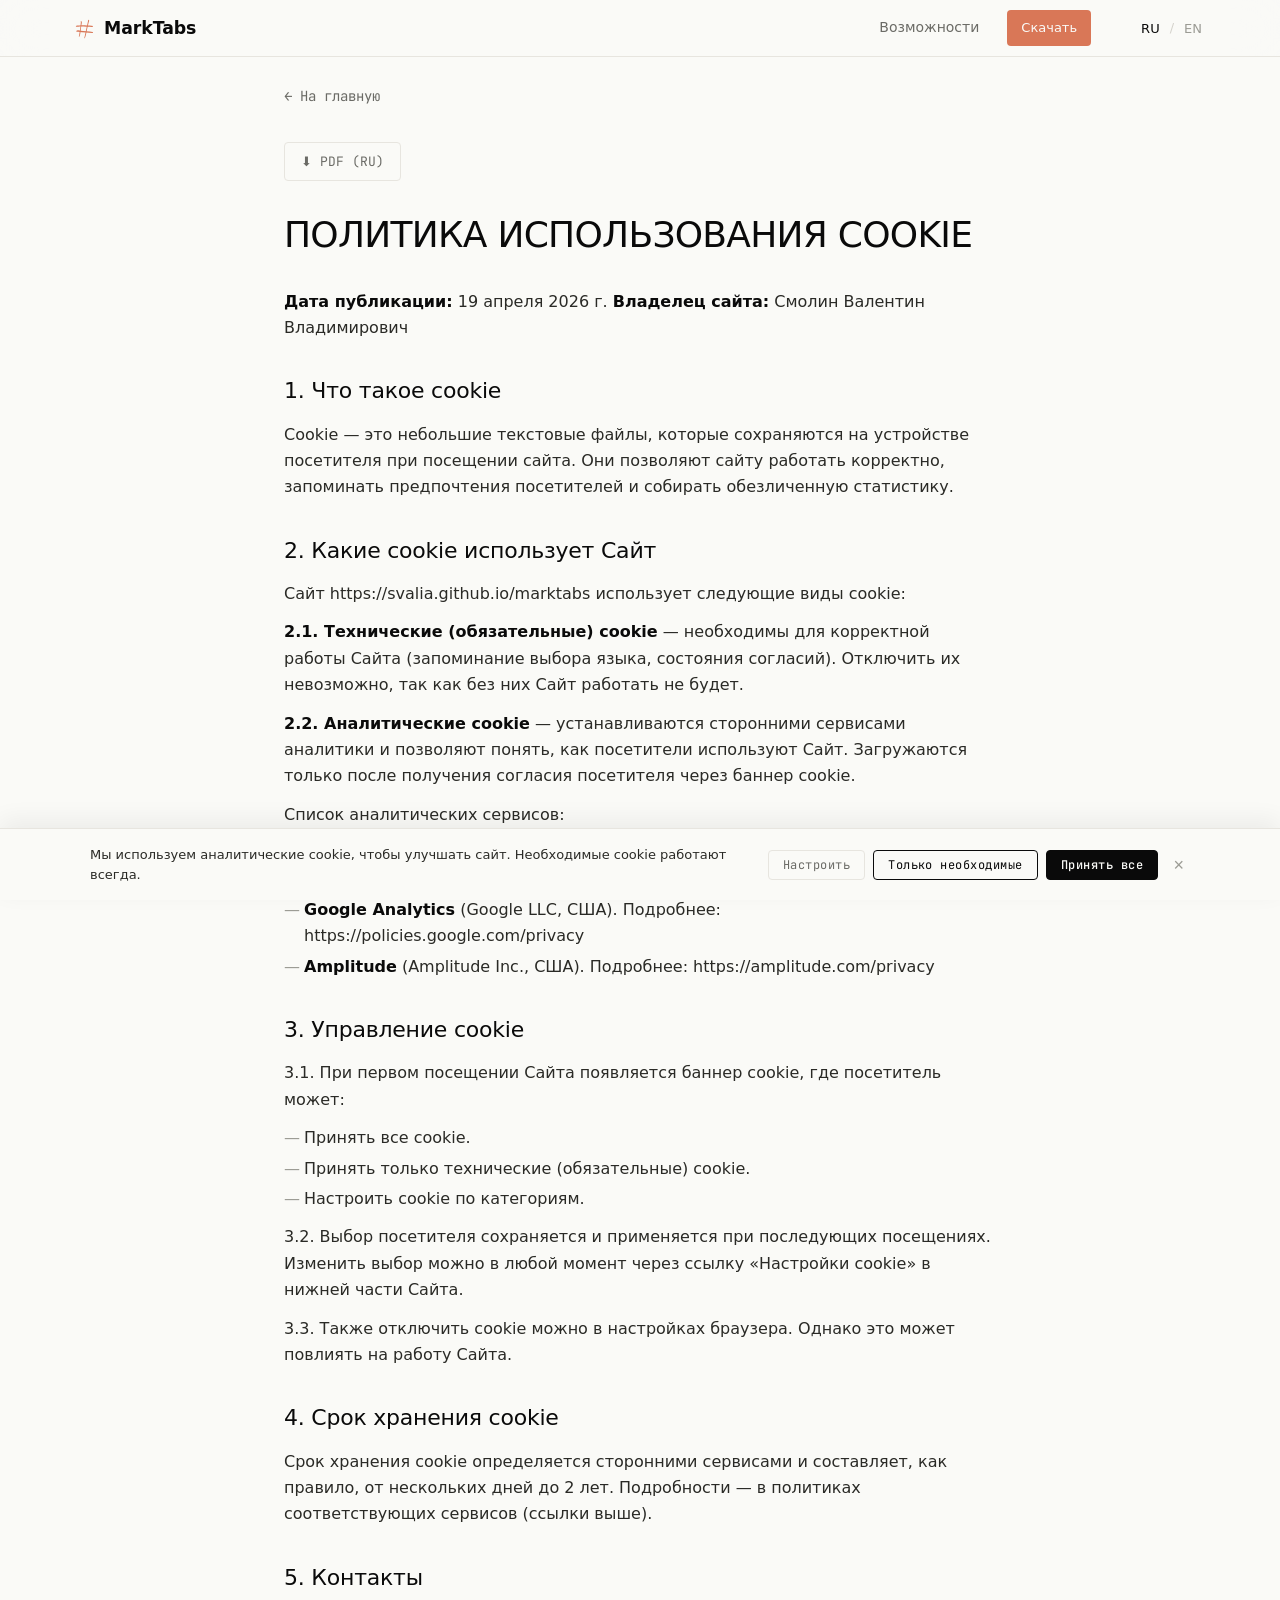
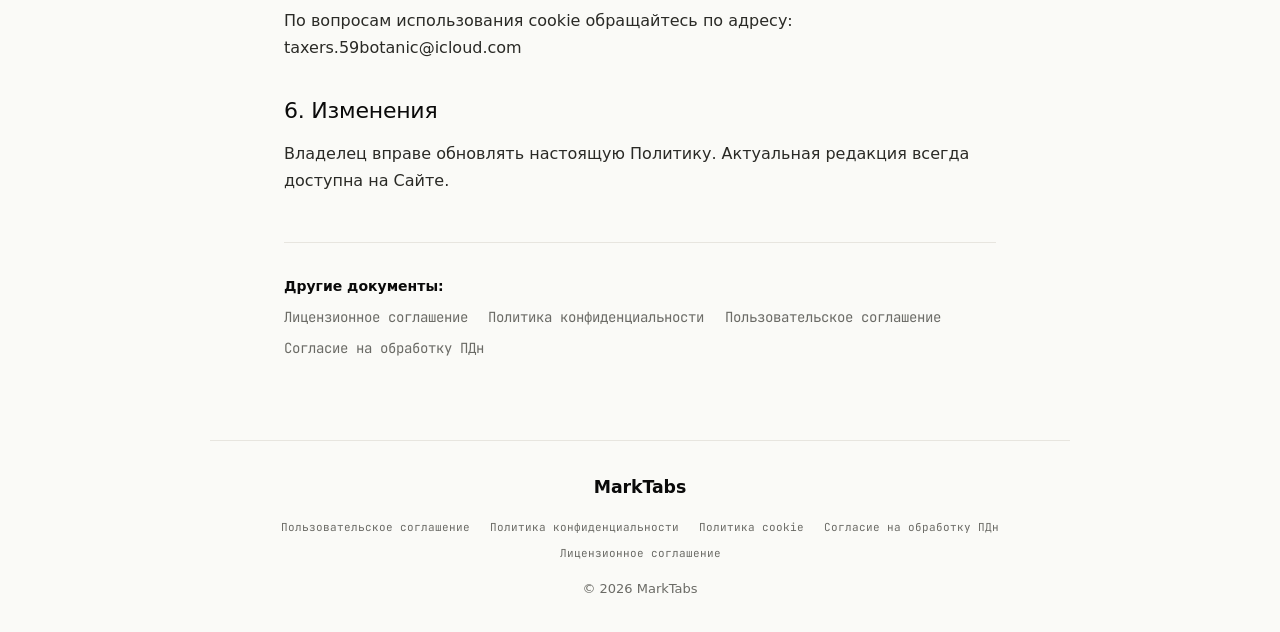
<file: legal/cookies/index.html>
<!DOCTYPE html>
<html lang="ru">
<head>
  <meta charset="UTF-8" />
  <meta name="viewport" content="width=device-width, initial-scale=1.0" />
  <title>Политика cookie / Cookie Policy — MarkTabs</title>
  <meta name="description" content="MarkTabs — Политика cookie / Cookie Policy" />
  <link rel="preconnect" href="https://fonts.googleapis.com" />
  <link rel="preconnect" href="https://fonts.gstatic.com" crossorigin />
  <link href="https://fonts.googleapis.com/css2?family=JetBrains+Mono:wght@400;500&display=swap" rel="stylesheet" />
  <link rel="stylesheet" href="../../style.css" />
  <link rel="alternate" hreflang="ru" href="https://svalia.github.io/marktabs/legal/cookies/" />
  <link rel="alternate" hreflang="en" href="https://svalia.github.io/marktabs/legal/cookies/" />
  <link rel="canonical" href="https://svalia.github.io/marktabs/legal/cookies/" />
</head>
<body>

  <header class="header">
    <div class="header-inner">
      <a class="logo" href="../../">
        <span class="logo-mark"></span>
        MarkTabs
      </a>
      <nav class="nav">
        <a href="../../#features" data-i18n="nav_features">Возможности</a>
        <a href="../../#download" class="nav-cta" data-i18n="nav_download">Скачать</a>
      </nav>
      <div class="lang-switcher">
        <button class="lang-btn active" data-lang="ru">RU</button>
        <span class="lang-sep">/</span>
        <button class="lang-btn" data-lang="en">EN</button>
      </div>
    </div>
  </header>

  <main>
    <section class="legal-page">
      <div class="legal-container">

        <div class="legal-breadcrumb">
          <a href="../../" data-i18n-legal="back_home">← На главную</a>
        </div>

        <div class="legal-block" id="legal-ru">
          <div class="legal-pdf-bar">
            <a class="pdf-download" href="../../pdfs/07-Cookie-Policy-RU.pdf" download>⬇ PDF (RU)</a>
          </div>
          <div class="legal-body"><h1>ПОЛИТИКА ИСПОЛЬЗОВАНИЯ COOKIE</h1>
<p><strong>Дата публикации:</strong> 19 апреля 2026 г. <strong>Владелец сайта:</strong> Смолин Валентин Владимирович</p>
<h2>1. Что такое cookie</h2>
<p>Cookie — это небольшие текстовые файлы, которые сохраняются на устройстве посетителя при посещении сайта. Они позволяют сайту работать корректно, запоминать предпочтения посетителей и собирать обезличенную статистику.</p>
<h2>2. Какие cookie использует Сайт</h2>
<p>Сайт https://svalia.github.io/marktabs использует следующие виды cookie:</p>
<p><strong>2.1. Технические (обязательные) cookie</strong> — необходимы для корректной работы Сайта (запоминание выбора языка, состояния согласий). Отключить их невозможно, так как без них Сайт работать не будет.</p>
<p><strong>2.2. Аналитические cookie</strong> — устанавливаются сторонними сервисами аналитики и позволяют понять, как посетители используют Сайт. Загружаются только после получения согласия посетителя через баннер cookie.</p>
<p>Список аналитических сервисов:</p>
<ul>
  <li><strong>Яндекс.Метрика</strong> (ООО «Яндекс», РФ). Подробнее о cookie сервиса: https://yandex.ru/legal/confidential/</li>
  <li><strong>Google Analytics</strong> (Google LLC, США). Подробнее: https://policies.google.com/privacy</li>
  <li><strong>Amplitude</strong> (Amplitude Inc., США). Подробнее: https://amplitude.com/privacy</li>
</ul>
<h2>3. Управление cookie</h2>
<p>3.1. При первом посещении Сайта появляется баннер cookie, где посетитель может:</p>
<ul>
  <li>Принять все cookie.</li>
  <li>Принять только технические (обязательные) cookie.</li>
  <li>Настроить cookie по категориям.</li>
</ul>
<p>3.2. Выбор посетителя сохраняется и применяется при последующих посещениях. Изменить выбор можно в любой момент через ссылку «Настройки cookie» в нижней части Сайта.</p>
<p>3.3. Также отключить cookie можно в настройках браузера. Однако это может повлиять на работу Сайта.</p>
<h2>4. Срок хранения cookie</h2>
<p>Срок хранения cookie определяется сторонними сервисами и составляет, как правило, от нескольких дней до 2 лет. Подробности — в политиках соответствующих сервисов (ссылки выше).</p>
<h2>5. Контакты</h2>
<p>По вопросам использования cookie обращайтесь по адресу: taxers.59botanic@icloud.com</p>
<h2>6. Изменения</h2>
<p>Владелец вправе обновлять настоящую Политику. Актуальная редакция всегда доступна на Сайте.</p></div>
        </div>

    <div class="legal-block" id="legal-en" style="display:none">
      <div class="legal-pdf-bar">
        <a class="pdf-download" href="../../pdfs/08-Cookie-Policy-EN.pdf" download>⬇ PDF (EN)</a>
      </div>
      <div class="legal-body"><h1>COOKIE POLICY</h1>
<p><strong>Effective Date:</strong> April 19, 2026 <strong>Website Owner:</strong> Valentin Smolin</p>
<h2>1. What Are Cookies</h2>
<p>Cookies are small text files stored on your device by websites you visit. They are used to make websites work, remember your preferences, and provide anonymous usage statistics.</p>
<h2>2. Cookies We Use</h2>
<p>The website https://svalia.github.io/marktabs uses the following types of cookies:</p>
<p><strong>2.1. Essential cookies</strong> — required for the Website to function (e.g., remembering your language choice and consent state). These cannot be disabled because the Website would not work without them.</p>
<p><strong>2.2. Analytics cookies</strong> — set by third-party analytics services to help us understand how visitors interact with the Website. These are loaded only after you provide consent via the cookie banner.</p>
<p>Analytics providers used:</p>
<ul>
  <li><strong>Google Analytics</strong> (Google LLC, USA). Privacy policy: https://policies.google.com/privacy</li>
  <li><strong>Amplitude</strong> (Amplitude Inc., USA). Privacy policy: https://amplitude.com/privacy</li>
  <li><strong>Yandex Metrica</strong> (Yandex LLC, Russia). Privacy policy: https://yandex.com/legal/confidential/</li>
</ul>
<h2>3. Managing Cookies</h2>
<p>3.1. On your first visit, you will see a cookie banner with the following options:</p>
<ul>
  <li>Accept all cookies.</li>
  <li>Accept only essential cookies.</li>
  <li>Manage preferences by category.</li>
</ul>
<p>3.2. Your choice is saved and applied to future visits. You can change it at any time via the "Cookie Settings" link in the Website footer.</p>
<p>3.3. You can also disable cookies in your browser settings. However, this may affect Website functionality.</p>
<h2>4. Cookie Retention</h2>
<p>Cookie retention periods are determined by third-party providers and typically range from a few days up to 2 years. See the respective provider's privacy policy for details.</p>
<h2>5. Contact</h2>
<p>For cookie-related questions: taxers.59botanic@icloud.com</p>
<h2>6. Changes</h2>
<p>We may update this Cookie Policy from time to time. The current version is always available on the Website.</p></div>
    </div>

        <div class="legal-other-docs">
          <div id="legal-other-ru">
            <p><strong>Другие документы:</strong></p>
            <a href="../eula/">Лицензионное соглашение</a>
        <a href="../privacy/">Политика конфиденциальности</a>
        <a href="../terms/">Пользовательское соглашение</a>
        <a href="../consent/">Согласие на обработку ПДн</a>
          </div>
          <div id="legal-other-en" style="display:none">
            <p><strong>Other documents:</strong></p>
            <a href="../eula/">End User License Agreement</a>
        <a href="../privacy/">Privacy Policy</a>
        <a href="../terms/">Terms of Use</a>
          </div>
        </div>

      </div>
    </section>
  </main>

  <footer class="footer footer-legal">
    <a class="logo" href="../../">MarkTabs</a>
    <nav class="footer-legal-nav">
      <div class="footer-legal-links" id="footer-links-ru">
        <a href="../terms/">Пользовательское соглашение</a>
        <a href="../privacy/">Политика конфиденциальности</a>
        <a href="../cookies/">Политика cookie</a>
        <a href="../consent/">Согласие на обработку ПДн</a>
        <a href="../eula/">Лицензионное соглашение</a>
      </div>
      <div class="footer-legal-links" id="footer-links-en" style="display:none">
        <a href="../terms/">Terms of Use</a>
        <a href="../privacy/">Privacy Policy</a>
        <a href="../cookies/">Cookie Policy</a>
        <a href="../eula/">End User License Agreement</a>
      </div>
    </nav>
    <span class="footer-copy">© 2026 MarkTabs</span>
  </footer>

  <script src="../../script.js"></script>
  <script>
    (function() {
      var lang = localStorage.getItem("mt_lang") || "ru";
      function applyLang(l) {
        var ruEl = document.getElementById("legal-ru");
        var enEl = document.getElementById("legal-en");
        var ruOther = document.getElementById("legal-other-ru");
        var enOther = document.getElementById("legal-other-en");
        var footerRu = document.getElementById("footer-links-ru");
        var footerEn = document.getElementById("footer-links-en");
        var breadcrumb = document.querySelector("[data-i18n-legal='back_home']");
        if (ruEl) ruEl.style.display = l === "ru" ? "" : "none";
        if (enEl) enEl.style.display = l === "en" ? "" : "none";
        if (ruOther) ruOther.style.display = l === "ru" ? "" : "none";
        if (enOther) enOther.style.display = l === "en" ? "" : "none";
        if (footerRu) footerRu.style.display = l === "ru" ? "" : "none";
        if (footerEn) footerEn.style.display = l === "en" ? "" : "none";
        if (breadcrumb) breadcrumb.textContent = l === "ru" ? "← На главную" : "← Back to home";
        document.querySelectorAll(".lang-btn").forEach(function(btn) {
          btn.classList.toggle("active", btn.getAttribute("data-lang") === l);
        });
        document.documentElement.lang = l;
      }
      applyLang(lang);
      document.querySelectorAll(".lang-btn[data-lang]").forEach(function(btn) {
        btn.addEventListener("click", function() {
          var l = btn.getAttribute("data-lang");
          localStorage.setItem("mt_lang", l);
          applyLang(l);
        });
      });
    })();
  </script>
  <script src="../../analytics/landing-tracking.js"></script>
  <script src="../../cookie-consent.js"></script>
</body>
</html>
</file>
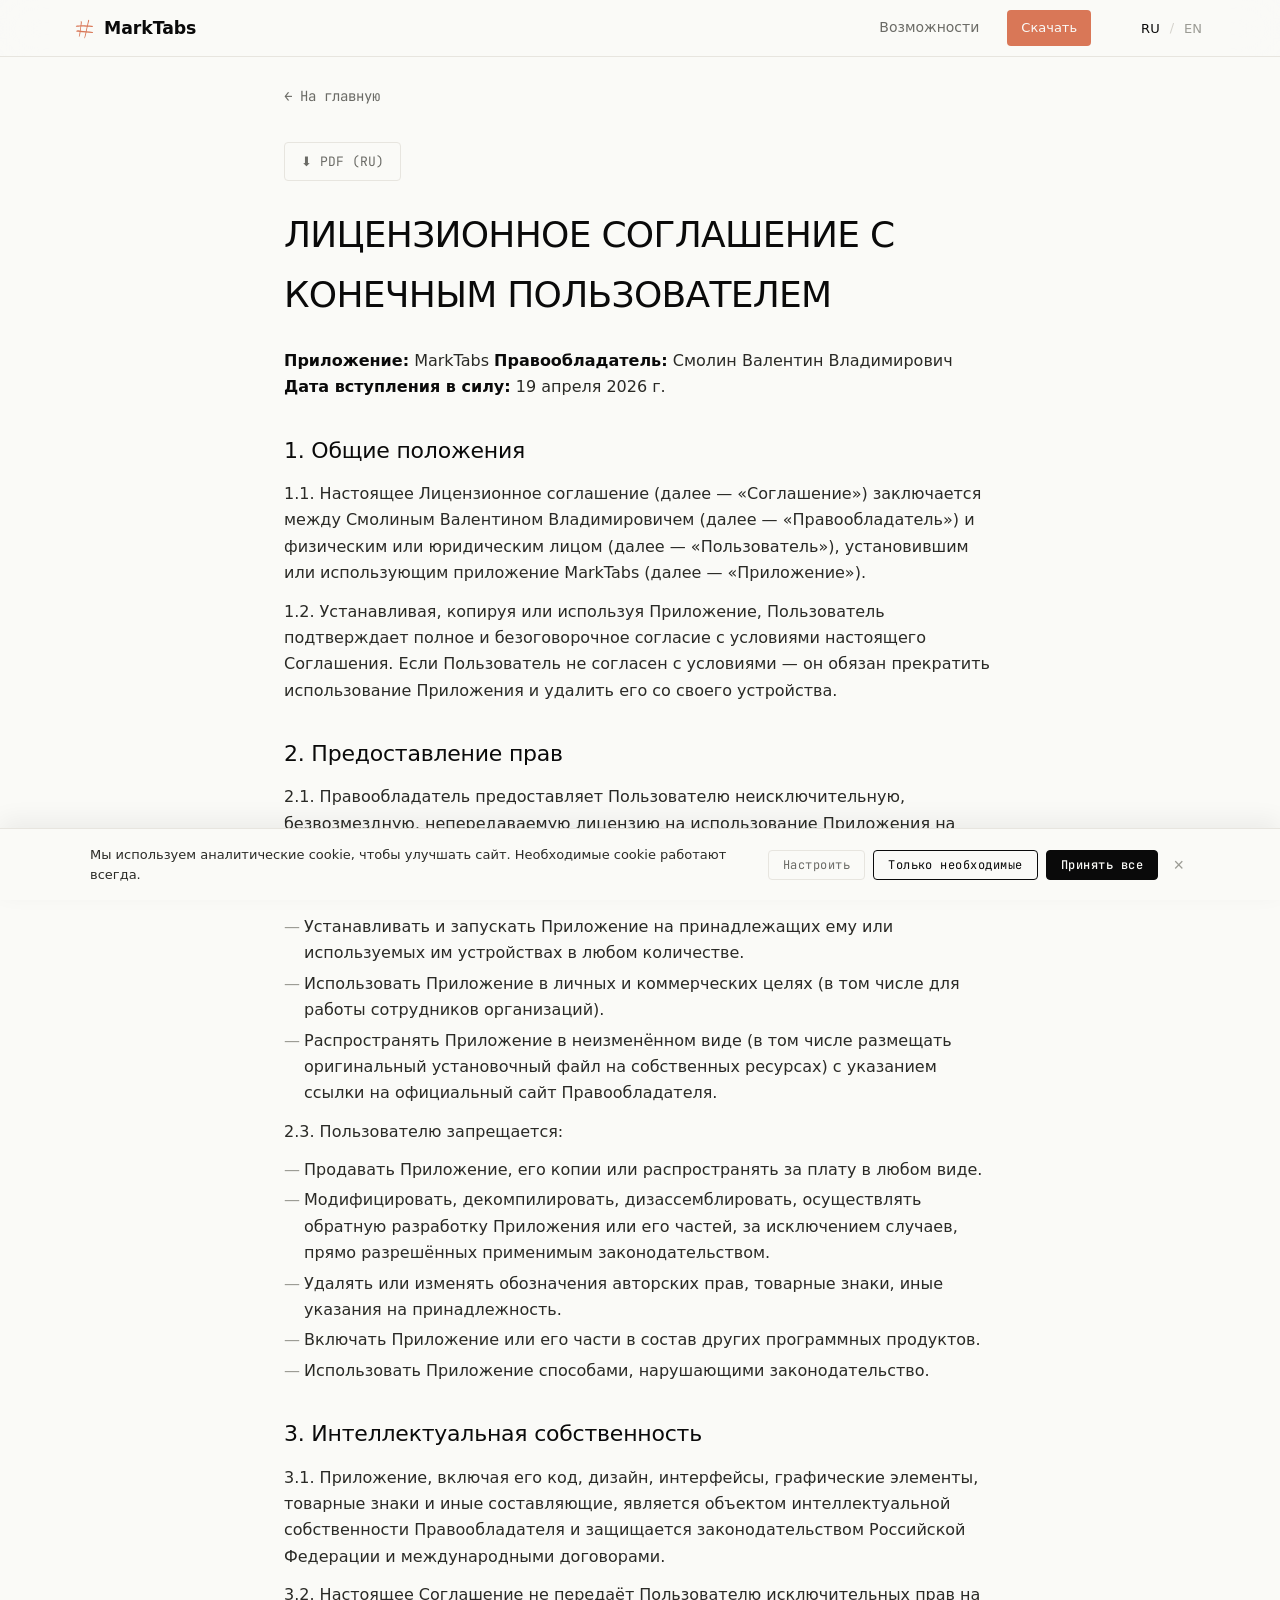
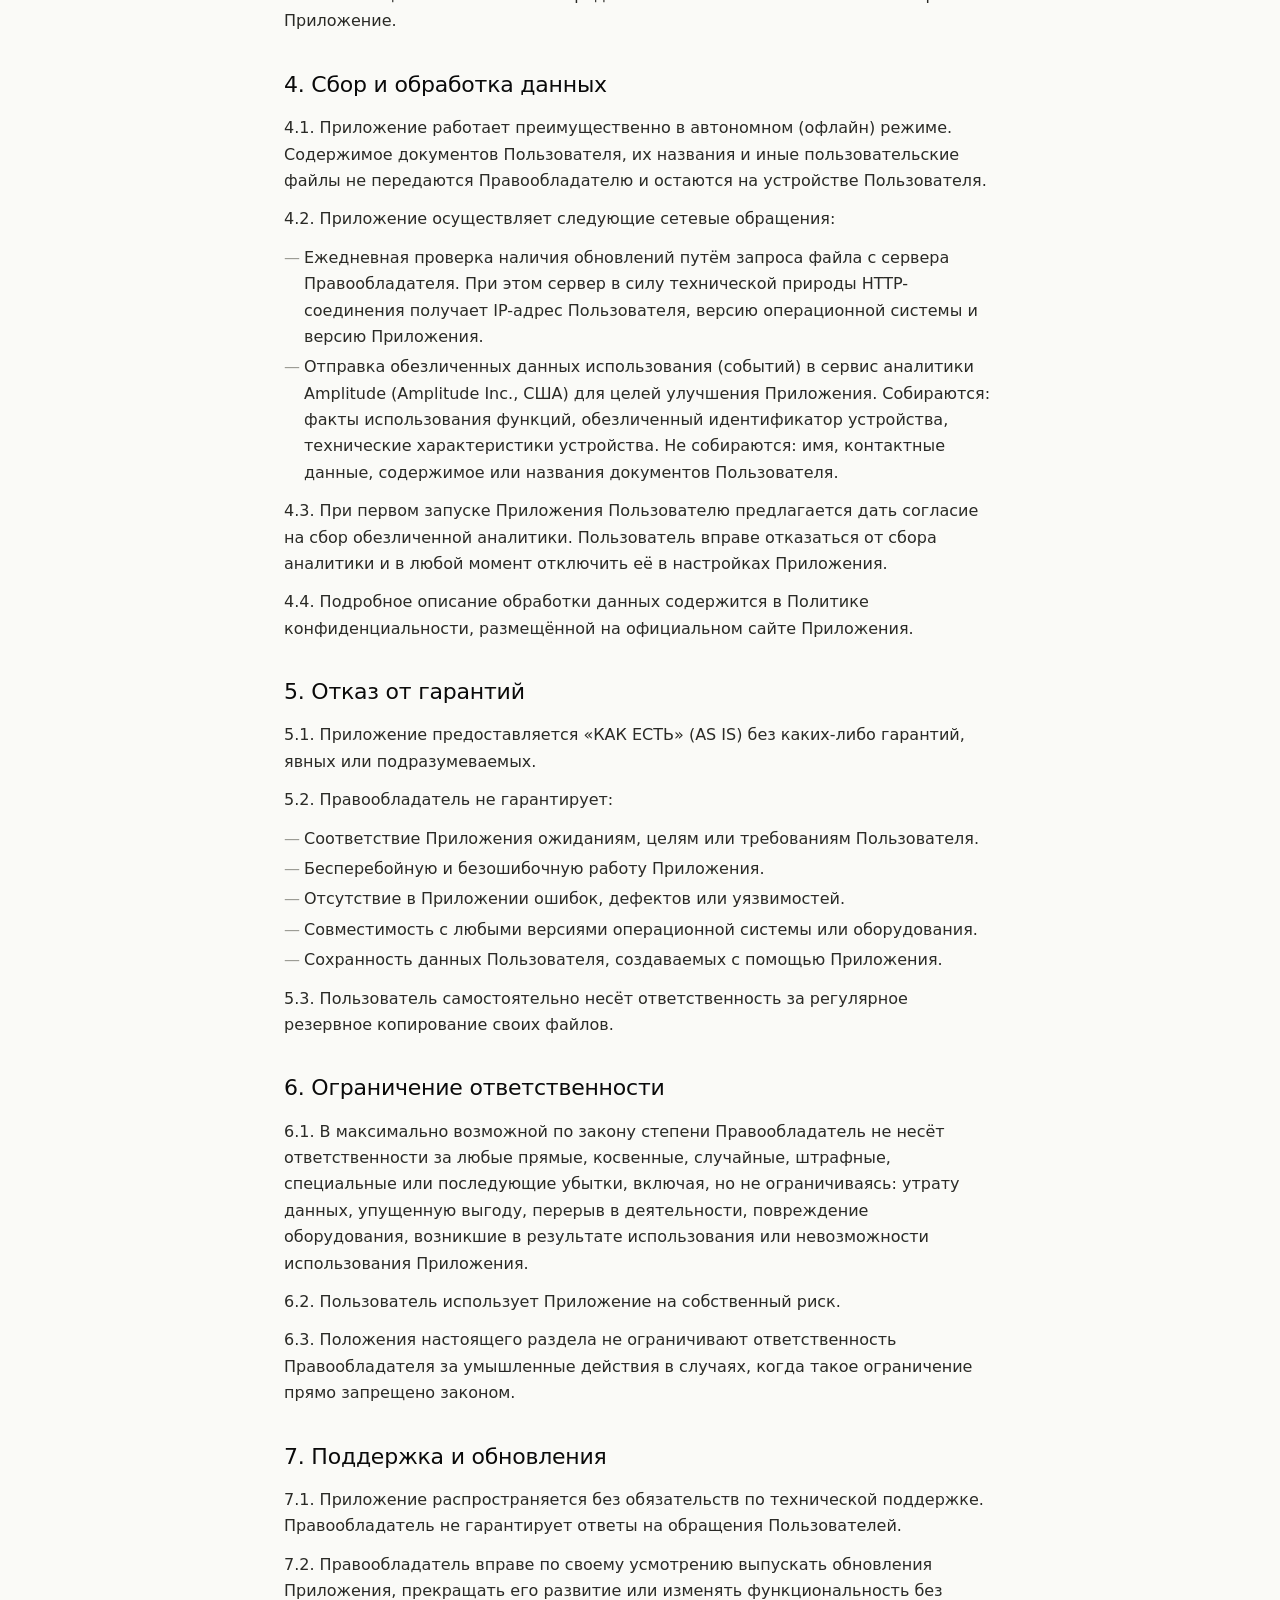
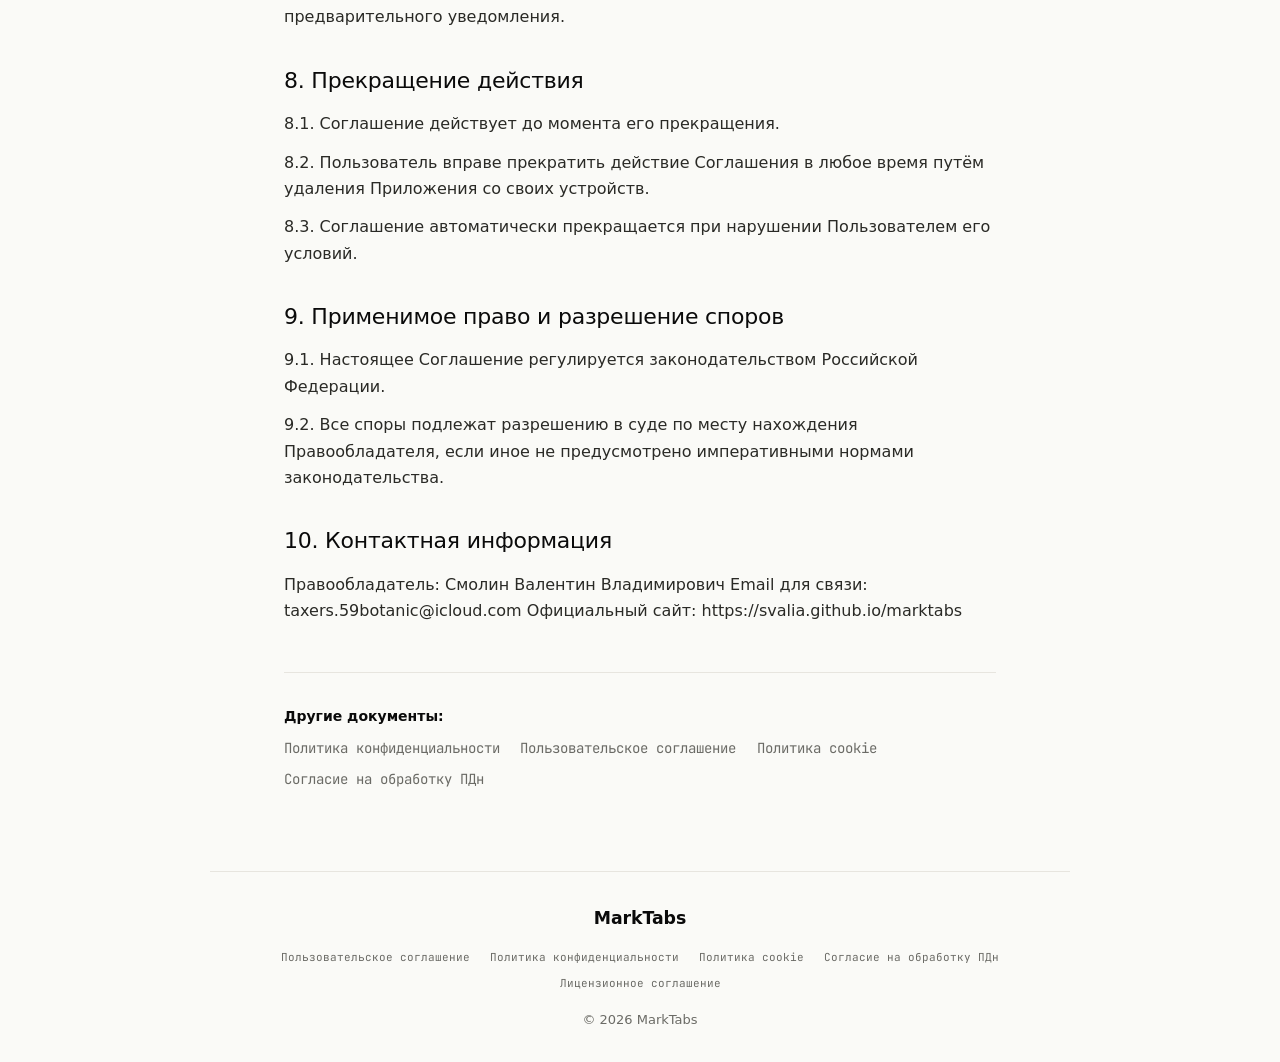
<file: legal/eula/index.html>
<!DOCTYPE html>
<html lang="ru">
<head>
  <meta charset="UTF-8" />
  <meta name="viewport" content="width=device-width, initial-scale=1.0" />
  <title>Лицензионное соглашение / End User License Agreement — MarkTabs</title>
  <meta name="description" content="MarkTabs — Лицензионное соглашение / End User License Agreement" />
  <link rel="preconnect" href="https://fonts.googleapis.com" />
  <link rel="preconnect" href="https://fonts.gstatic.com" crossorigin />
  <link href="https://fonts.googleapis.com/css2?family=JetBrains+Mono:wght@400;500&display=swap" rel="stylesheet" />
  <link rel="stylesheet" href="../../style.css" />
  <link rel="alternate" hreflang="ru" href="https://svalia.github.io/marktabs/legal/eula/" />
  <link rel="alternate" hreflang="en" href="https://svalia.github.io/marktabs/legal/eula/" />
  <link rel="canonical" href="https://svalia.github.io/marktabs/legal/eula/" />
</head>
<body>

  <header class="header">
    <div class="header-inner">
      <a class="logo" href="../../">
        <span class="logo-mark"></span>
        MarkTabs
      </a>
      <nav class="nav">
        <a href="../../#features" data-i18n="nav_features">Возможности</a>
        <a href="../../#download" class="nav-cta" data-i18n="nav_download">Скачать</a>
      </nav>
      <div class="lang-switcher">
        <button class="lang-btn active" data-lang="ru">RU</button>
        <span class="lang-sep">/</span>
        <button class="lang-btn" data-lang="en">EN</button>
      </div>
    </div>
  </header>

  <main>
    <section class="legal-page">
      <div class="legal-container">

        <div class="legal-breadcrumb">
          <a href="../../" data-i18n-legal="back_home">← На главную</a>
        </div>

        <div class="legal-block" id="legal-ru">
          <div class="legal-pdf-bar">
            <a class="pdf-download" href="../../pdfs/01-EULA-RU.pdf" download>⬇ PDF (RU)</a>
          </div>
          <div class="legal-body"><h1>ЛИЦЕНЗИОННОЕ СОГЛАШЕНИЕ С КОНЕЧНЫМ ПОЛЬЗОВАТЕЛЕМ</h1>
<p><strong>Приложение:</strong> MarkTabs <strong>Правообладатель:</strong> Смолин Валентин Владимирович <strong>Дата вступления в силу:</strong> 19 апреля 2026 г.</p>
<h2>1. Общие положения</h2>
<p>1.1. Настоящее Лицензионное соглашение (далее — «Соглашение») заключается между Смолиным Валентином Владимировичем (далее — «Правообладатель») и физическим или юридическим лицом (далее — «Пользователь»), установившим или использующим приложение MarkTabs (далее — «Приложение»).</p>
<p>1.2. Устанавливая, копируя или используя Приложение, Пользователь подтверждает полное и безоговорочное согласие с условиями настоящего Соглашения. Если Пользователь не согласен с условиями — он обязан прекратить использование Приложения и удалить его со своего устройства.</p>
<h2>2. Предоставление прав</h2>
<p>2.1. Правообладатель предоставляет Пользователю неисключительную, безвозмездную, непередаваемую лицензию на использование Приложения на условиях настоящего Соглашения.</p>
<p>2.2. Пользователь вправе:</p>
<ul>
  <li>Устанавливать и запускать Приложение на принадлежащих ему или используемых им устройствах в любом количестве.</li>
  <li>Использовать Приложение в личных и коммерческих целях (в том числе для работы сотрудников организаций).</li>
  <li>Распространять Приложение в неизменённом виде (в том числе размещать оригинальный установочный файл на собственных ресурсах) с указанием ссылки на официальный сайт Правообладателя.</li>
</ul>
<p>2.3. Пользователю запрещается:</p>
<ul>
  <li>Продавать Приложение, его копии или распространять за плату в любом виде.</li>
  <li>Модифицировать, декомпилировать, дизассемблировать, осуществлять обратную разработку Приложения или его частей, за исключением случаев, прямо разрешённых применимым законодательством.</li>
  <li>Удалять или изменять обозначения авторских прав, товарные знаки, иные указания на принадлежность.</li>
  <li>Включать Приложение или его части в состав других программных продуктов.</li>
  <li>Использовать Приложение способами, нарушающими законодательство.</li>
</ul>
<h2>3. Интеллектуальная собственность</h2>
<p>3.1. Приложение, включая его код, дизайн, интерфейсы, графические элементы, товарные знаки и иные составляющие, является объектом интеллектуальной собственности Правообладателя и защищается законодательством Российской Федерации и международными договорами.</p>
<p>3.2. Настоящее Соглашение не передаёт Пользователю исключительных прав на Приложение.</p>
<h2>4. Сбор и обработка данных</h2>
<p>4.1. Приложение работает преимущественно в автономном (офлайн) режиме. Содержимое документов Пользователя, их названия и иные пользовательские файлы не передаются Правообладателю и остаются на устройстве Пользователя.</p>
<p>4.2. Приложение осуществляет следующие сетевые обращения:</p>
<ul>
  <li>Ежедневная проверка наличия обновлений путём запроса файла с сервера Правообладателя. При этом сервер в силу технической природы HTTP-соединения получает IP-адрес Пользователя, версию операционной системы и версию Приложения.</li>
  <li>Отправка обезличенных данных использования (событий) в сервис аналитики Amplitude (Amplitude Inc., США) для целей улучшения Приложения. Собираются: факты использования функций, обезличенный идентификатор устройства, технические характеристики устройства. Не собираются: имя, контактные данные, содержимое или названия документов Пользователя.</li>
</ul>
<p>4.3. При первом запуске Приложения Пользователю предлагается дать согласие на сбор обезличенной аналитики. Пользователь вправе отказаться от сбора аналитики и в любой момент отключить её в настройках Приложения.</p>
<p>4.4. Подробное описание обработки данных содержится в Политике конфиденциальности, размещённой на официальном сайте Приложения.</p>
<h2>5. Отказ от гарантий</h2>
<p>5.1. Приложение предоставляется «КАК ЕСТЬ» (AS IS) без каких-либо гарантий, явных или подразумеваемых.</p>
<p>5.2. Правообладатель не гарантирует:</p>
<ul>
  <li>Соответствие Приложения ожиданиям, целям или требованиям Пользователя.</li>
  <li>Бесперебойную и безошибочную работу Приложения.</li>
  <li>Отсутствие в Приложении ошибок, дефектов или уязвимостей.</li>
  <li>Совместимость с любыми версиями операционной системы или оборудования.</li>
  <li>Сохранность данных Пользователя, создаваемых с помощью Приложения.</li>
</ul>
<p>5.3. Пользователь самостоятельно несёт ответственность за регулярное резервное копирование своих файлов.</p>
<h2>6. Ограничение ответственности</h2>
<p>6.1. В максимально возможной по закону степени Правообладатель не несёт ответственности за любые прямые, косвенные, случайные, штрафные, специальные или последующие убытки, включая, но не ограничиваясь: утрату данных, упущенную выгоду, перерыв в деятельности, повреждение оборудования, возникшие в результате использования или невозможности использования Приложения.</p>
<p>6.2. Пользователь использует Приложение на собственный риск.</p>
<p>6.3. Положения настоящего раздела не ограничивают ответственность Правообладателя за умышленные действия в случаях, когда такое ограничение прямо запрещено законом.</p>
<h2>7. Поддержка и обновления</h2>
<p>7.1. Приложение распространяется без обязательств по технической поддержке. Правообладатель не гарантирует ответы на обращения Пользователей.</p>
<p>7.2. Правообладатель вправе по своему усмотрению выпускать обновления Приложения, прекращать его развитие или изменять функциональность без предварительного уведомления.</p>
<h2>8. Прекращение действия</h2>
<p>8.1. Соглашение действует до момента его прекращения.</p>
<p>8.2. Пользователь вправе прекратить действие Соглашения в любое время путём удаления Приложения со своих устройств.</p>
<p>8.3. Соглашение автоматически прекращается при нарушении Пользователем его условий.</p>
<h2>9. Применимое право и разрешение споров</h2>
<p>9.1. Настоящее Соглашение регулируется законодательством Российской Федерации.</p>
<p>9.2. Все споры подлежат разрешению в суде по месту нахождения Правообладателя, если иное не предусмотрено императивными нормами законодательства.</p>
<h2>10. Контактная информация</h2>
<p>Правообладатель: Смолин Валентин Владимирович Email для связи: taxers.59botanic@icloud.com Официальный сайт: https://svalia.github.io/marktabs</p></div>
        </div>

    <div class="legal-block" id="legal-en" style="display:none">
      <div class="legal-pdf-bar">
        <a class="pdf-download" href="../../pdfs/02-EULA-EN.pdf" download>⬇ PDF (EN)</a>
      </div>
      <div class="legal-body"><h1>END USER LICENSE AGREEMENT</h1>
<p><strong>Application:</strong> MarkTabs <strong>Licensor:</strong> Valentin Smolin <strong>Effective Date:</strong> April 19, 2026</p>
<h2>1. General</h2>
<p>1.1. This End User License Agreement ("Agreement") is a binding legal agreement between Valentin Smolin ("Licensor") and the individual or entity ("User") installing or using the MarkTabs application ("Software").</p>
<p>1.2. By installing, copying, or using the Software, the User agrees to be bound by this Agreement. If the User does not agree, they must cease using the Software and remove it from their devices.</p>
<h2>2. License Grant</h2>
<p>2.1. The Licensor grants the User a non-exclusive, royalty-free, non-transferable license to use the Software under the terms of this Agreement.</p>
<p>2.2. The User may:</p>
<ul>
  <li>Install and run the Software on any number of devices owned or used by them.</li>
  <li>Use the Software for personal and commercial purposes (including use by employees within organizations).</li>
  <li>Distribute the Software in its original unmodified form (including hosting the original installer on their own resources), provided a link to the Licensor's official website is included.</li>
</ul>
<p>2.3. The User may not:</p>
<ul>
  <li>Sell the Software, its copies, or distribute it for any fee.</li>
  <li>Modify, decompile, disassemble, reverse engineer the Software or any part thereof, except to the extent expressly permitted by applicable law.</li>
  <li>Remove or alter any copyright notices, trademarks, or other proprietary markings.</li>
  <li>Incorporate the Software or any part thereof into other products.</li>
  <li>Use the Software in any manner that violates applicable law.</li>
</ul>
<h2>3. Intellectual Property</h2>
<p>3.1. The Software, including its code, design, interfaces, graphics, trademarks, and other components, is the intellectual property of the Licensor and is protected by international copyright treaties and applicable laws.</p>
<p>3.2. This Agreement does not transfer any exclusive rights to the Software to the User.</p>
<h2>4. Data Collection</h2>
<p>4.1. The Software operates primarily offline. Document contents, document names, and other user files are never transmitted to the Licensor and remain on the User's device.</p>
<p>4.2. The Software performs the following network requests:</p>
<ul>
  <li>A daily check for updates by requesting a file from the Licensor's server. As a technical side effect of HTTP communication, the server receives the User's IP address, operating system version, and Software version.</li>
  <li>Transmission of anonymized usage data (events) to the Amplitude analytics service (Amplitude Inc., USA) for product improvement purposes. Collected: feature usage events, anonymized device identifier, device technical specifications. Not collected: name, contact information, document contents or names.</li>
</ul>
<p>4.3. On first launch, the User is asked to consent to anonymous analytics collection. The User may refuse and disable analytics at any time in the Software settings.</p>
<p>4.4. Full details of data processing are provided in the Privacy Policy available on the Software's official website.</p>
<h2>5. Disclaimer of Warranties</h2>
<p>5.1. THE SOFTWARE IS PROVIDED "AS IS" AND "AS AVAILABLE" WITHOUT WARRANTY OF ANY KIND, EITHER EXPRESS OR IMPLIED.</p>
<p>5.2. TO THE MAXIMUM EXTENT PERMITTED BY APPLICABLE LAW, THE LICENSOR DISCLAIMS ALL WARRANTIES, INCLUDING BUT NOT LIMITED TO: MERCHANTABILITY, FITNESS FOR A PARTICULAR PURPOSE, NON-INFRINGEMENT, ACCURACY, RELIABILITY, AVAILABILITY, AND COMPATIBILITY WITH ANY HARDWARE OR SOFTWARE.</p>
<p>5.3. The User is solely responsible for regular backups of data created using the Software.</p>
<h2>6. Limitation of Liability</h2>
<p>6.1. TO THE MAXIMUM EXTENT PERMITTED BY APPLICABLE LAW, IN NO EVENT SHALL THE LICENSOR BE LIABLE FOR ANY DIRECT, INDIRECT, INCIDENTAL, SPECIAL, PUNITIVE, OR CONSEQUENTIAL DAMAGES, INCLUDING BUT NOT LIMITED TO: LOSS OF DATA, LOSS OF PROFITS, BUSINESS INTERRUPTION, OR EQUIPMENT DAMAGE, ARISING OUT OF OR IN CONNECTION WITH THE USE OR INABILITY TO USE THE SOFTWARE.</p>
<p>6.2. THE LICENSOR'S TOTAL AGGREGATE LIABILITY UNDER THIS AGREEMENT SHALL NOT EXCEED ZERO U.S. DOLLARS (USD $0), reflecting the fact that the Software is provided free of charge.</p>
<p>6.3. The User uses the Software at their own risk.</p>
<p>6.4. Some jurisdictions do not allow the exclusion of certain warranties or limitation of liability for certain damages; in such jurisdictions, the Licensor's liability shall be limited to the minimum permitted by law.</p>
<h2>7. Indemnification</h2>
<p>7.1. The User agrees to indemnify and hold harmless the Licensor from any claims, damages, losses, or expenses (including reasonable attorneys' fees) arising out of the User's use of the Software or violation of this Agreement.</p>
<h2>8. Support and Updates</h2>
<p>8.1. The Software is distributed without any obligation to provide technical support. The Licensor does not guarantee responses to user inquiries.</p>
<p>8.2. The Licensor may, at its sole discretion, release updates, discontinue development, or modify functionality without prior notice.</p>
<h2>9. Termination</h2>
<p>9.1. This Agreement remains in effect until terminated.</p>
<p>9.2. The User may terminate this Agreement at any time by uninstalling the Software.</p>
<p>9.3. This Agreement terminates automatically upon User's breach of its terms.</p>
<h2>10. Governing Law and Disputes</h2>
<p>10.1. This Agreement is governed by the laws of the Russian Federation, without regard to its conflict of law provisions.</p>
<p>10.2. Any disputes shall be resolved in the courts at the Licensor's place of residence, except where mandatory consumer protection laws of the User's jurisdiction provide otherwise.</p>
<h2>11. Contact</h2>
<p>Licensor: Valentin Smolin Email: taxers.59botanic@icloud.com Website: https://svalia.github.io/marktabs</p></div>
    </div>

        <div class="legal-other-docs">
          <div id="legal-other-ru">
            <p><strong>Другие документы:</strong></p>
            <a href="../privacy/">Политика конфиденциальности</a>
        <a href="../terms/">Пользовательское соглашение</a>
        <a href="../cookies/">Политика cookie</a>
        <a href="../consent/">Согласие на обработку ПДн</a>
          </div>
          <div id="legal-other-en" style="display:none">
            <p><strong>Other documents:</strong></p>
            <a href="../privacy/">Privacy Policy</a>
        <a href="../terms/">Terms of Use</a>
        <a href="../cookies/">Cookie Policy</a>
          </div>
        </div>

      </div>
    </section>
  </main>

  <footer class="footer footer-legal">
    <a class="logo" href="../../">MarkTabs</a>
    <nav class="footer-legal-nav">
      <div class="footer-legal-links" id="footer-links-ru">
        <a href="../terms/">Пользовательское соглашение</a>
        <a href="../privacy/">Политика конфиденциальности</a>
        <a href="../cookies/">Политика cookie</a>
        <a href="../consent/">Согласие на обработку ПДн</a>
        <a href="../eula/">Лицензионное соглашение</a>
      </div>
      <div class="footer-legal-links" id="footer-links-en" style="display:none">
        <a href="../terms/">Terms of Use</a>
        <a href="../privacy/">Privacy Policy</a>
        <a href="../cookies/">Cookie Policy</a>
        <a href="../eula/">End User License Agreement</a>
      </div>
    </nav>
    <span class="footer-copy">© 2026 MarkTabs</span>
  </footer>

  <script src="../../script.js"></script>
  <script>
    (function() {
      var lang = localStorage.getItem("mt_lang") || "ru";
      function applyLang(l) {
        var ruEl = document.getElementById("legal-ru");
        var enEl = document.getElementById("legal-en");
        var ruOther = document.getElementById("legal-other-ru");
        var enOther = document.getElementById("legal-other-en");
        var footerRu = document.getElementById("footer-links-ru");
        var footerEn = document.getElementById("footer-links-en");
        var breadcrumb = document.querySelector("[data-i18n-legal='back_home']");
        if (ruEl) ruEl.style.display = l === "ru" ? "" : "none";
        if (enEl) enEl.style.display = l === "en" ? "" : "none";
        if (ruOther) ruOther.style.display = l === "ru" ? "" : "none";
        if (enOther) enOther.style.display = l === "en" ? "" : "none";
        if (footerRu) footerRu.style.display = l === "ru" ? "" : "none";
        if (footerEn) footerEn.style.display = l === "en" ? "" : "none";
        if (breadcrumb) breadcrumb.textContent = l === "ru" ? "← На главную" : "← Back to home";
        document.querySelectorAll(".lang-btn").forEach(function(btn) {
          btn.classList.toggle("active", btn.getAttribute("data-lang") === l);
        });
        document.documentElement.lang = l;
      }
      applyLang(lang);
      document.querySelectorAll(".lang-btn[data-lang]").forEach(function(btn) {
        btn.addEventListener("click", function() {
          var l = btn.getAttribute("data-lang");
          localStorage.setItem("mt_lang", l);
          applyLang(l);
        });
      });
    })();
  </script>
  <script src="../../analytics/landing-tracking.js"></script>
  <script src="../../cookie-consent.js"></script>
</body>
</html>
</file>
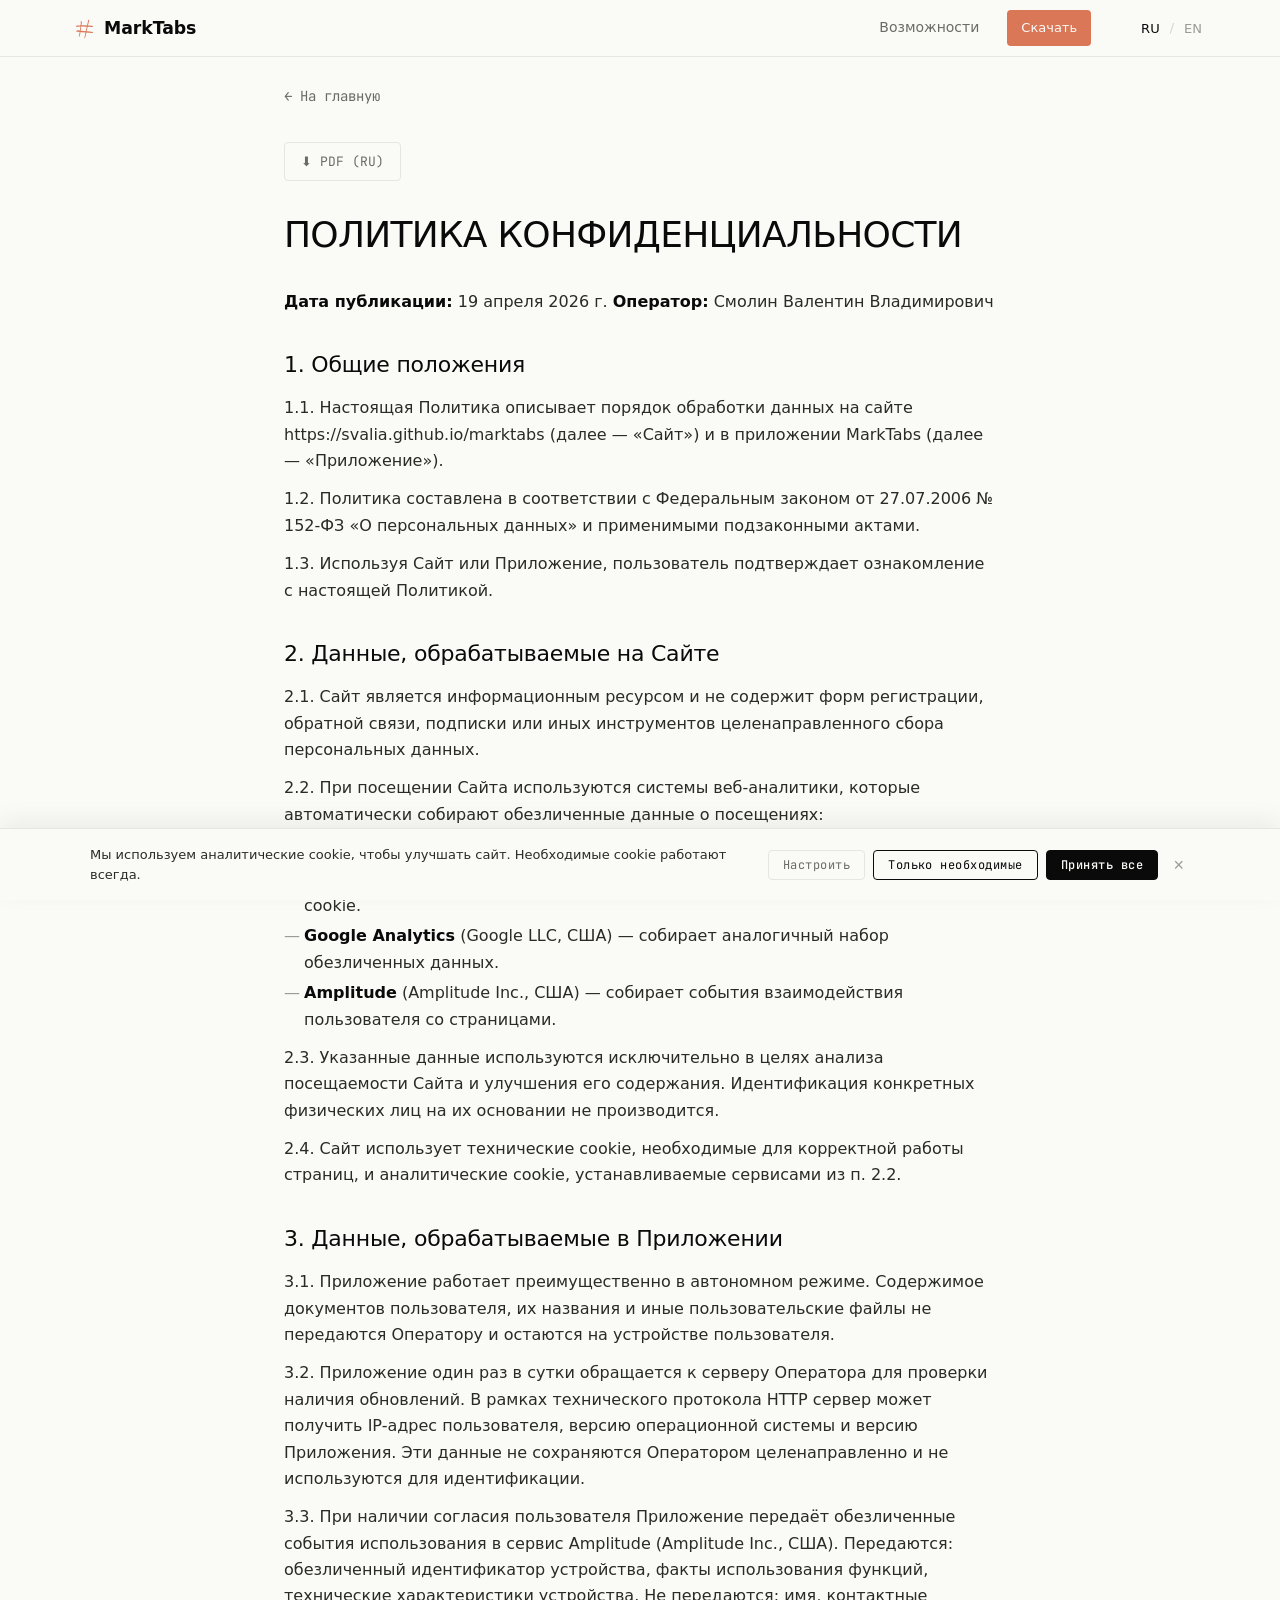
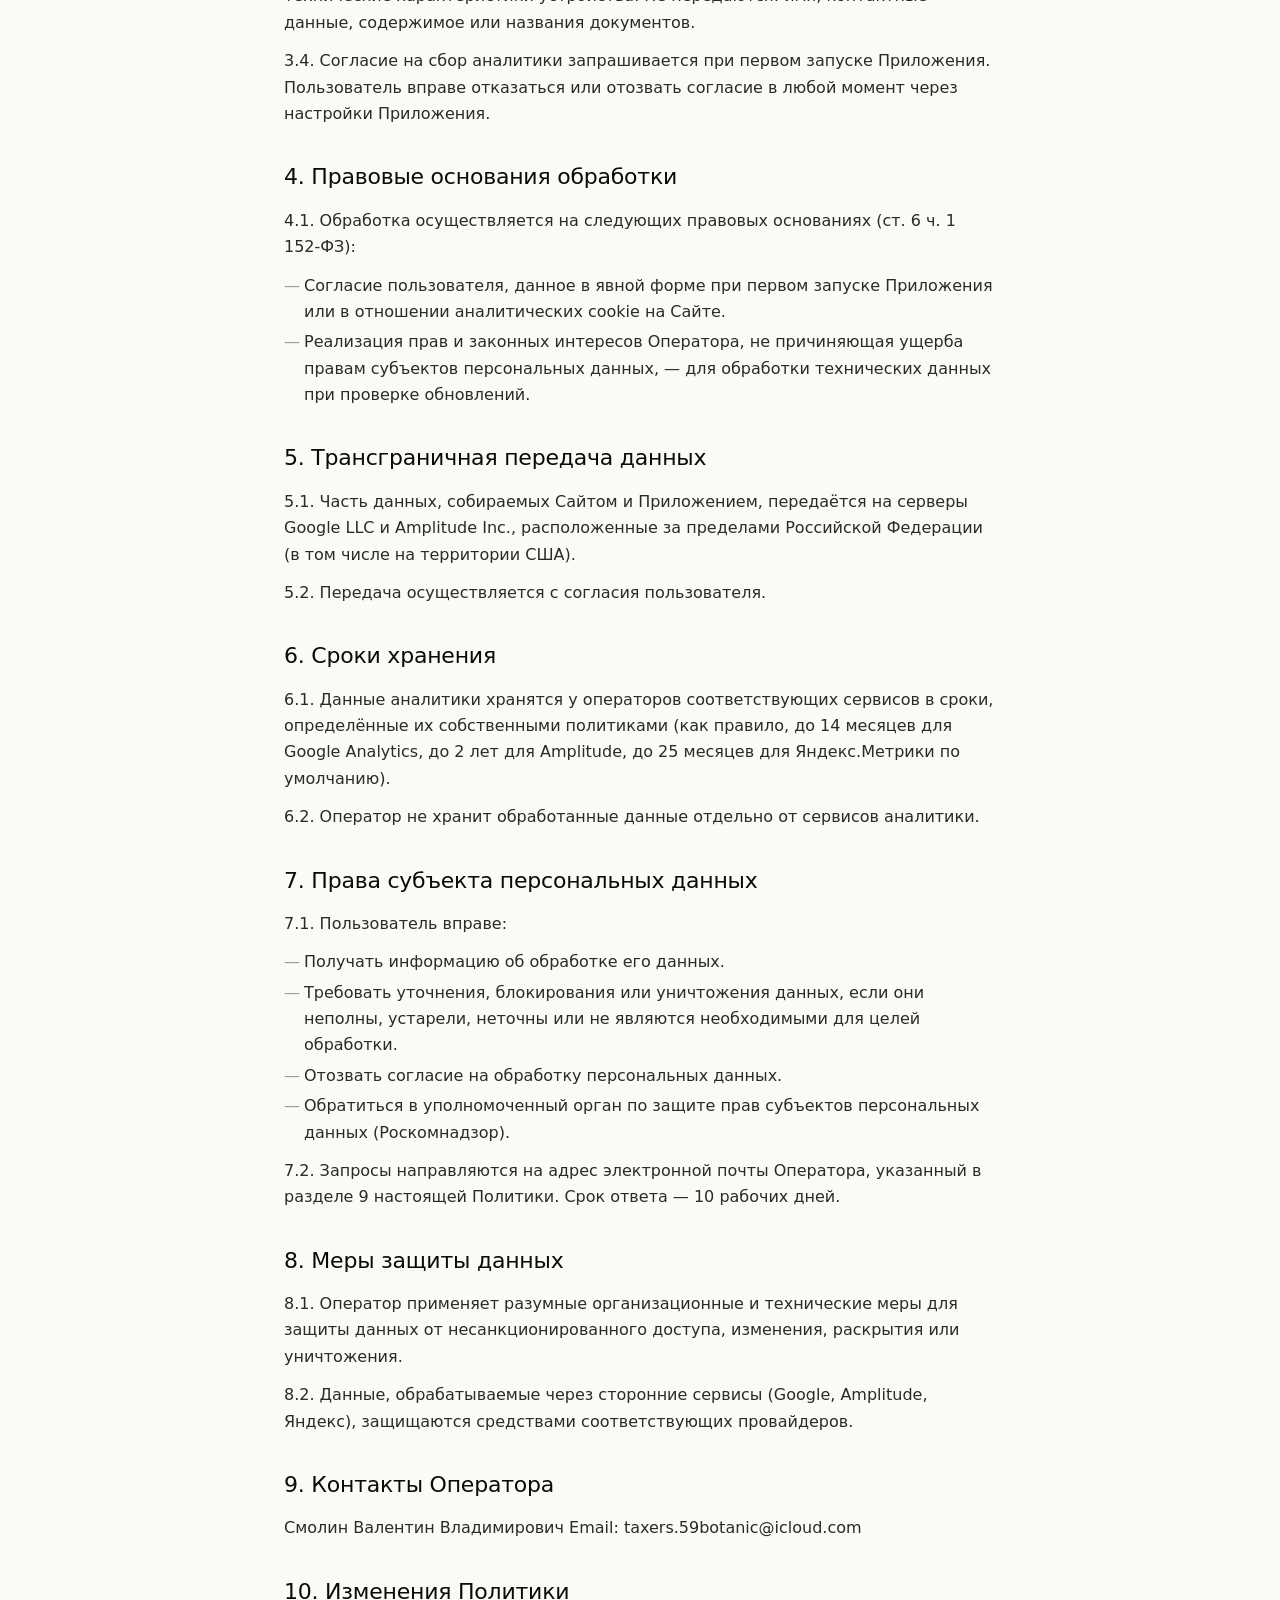
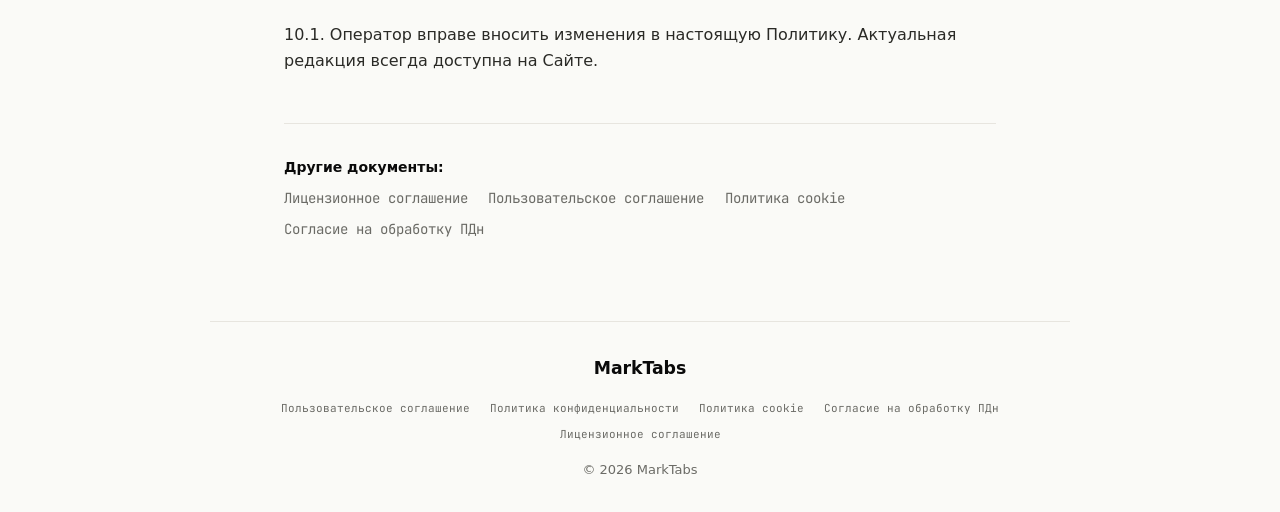
<file: legal/privacy/index.html>
<!DOCTYPE html>
<html lang="ru">
<head>
  <meta charset="UTF-8" />
  <meta name="viewport" content="width=device-width, initial-scale=1.0" />
  <title>Политика конфиденциальности / Privacy Policy — MarkTabs</title>
  <meta name="description" content="MarkTabs — Политика конфиденциальности / Privacy Policy" />
  <link rel="preconnect" href="https://fonts.googleapis.com" />
  <link rel="preconnect" href="https://fonts.gstatic.com" crossorigin />
  <link href="https://fonts.googleapis.com/css2?family=JetBrains+Mono:wght@400;500&display=swap" rel="stylesheet" />
  <link rel="stylesheet" href="../../style.css" />
  <link rel="alternate" hreflang="ru" href="https://svalia.github.io/marktabs/legal/privacy/" />
  <link rel="alternate" hreflang="en" href="https://svalia.github.io/marktabs/legal/privacy/" />
  <link rel="canonical" href="https://svalia.github.io/marktabs/legal/privacy/" />
</head>
<body>

  <header class="header">
    <div class="header-inner">
      <a class="logo" href="../../">
        <span class="logo-mark"></span>
        MarkTabs
      </a>
      <nav class="nav">
        <a href="../../#features" data-i18n="nav_features">Возможности</a>
        <a href="../../#download" class="nav-cta" data-i18n="nav_download">Скачать</a>
      </nav>
      <div class="lang-switcher">
        <button class="lang-btn active" data-lang="ru">RU</button>
        <span class="lang-sep">/</span>
        <button class="lang-btn" data-lang="en">EN</button>
      </div>
    </div>
  </header>

  <main>
    <section class="legal-page">
      <div class="legal-container">

        <div class="legal-breadcrumb">
          <a href="../../" data-i18n-legal="back_home">← На главную</a>
        </div>

        <div class="legal-block" id="legal-ru">
          <div class="legal-pdf-bar">
            <a class="pdf-download" href="../../pdfs/03-Privacy-Policy-RU.pdf" download>⬇ PDF (RU)</a>
          </div>
          <div class="legal-body"><h1>ПОЛИТИКА КОНФИДЕНЦИАЛЬНОСТИ</h1>
<p><strong>Дата публикации:</strong> 19 апреля 2026 г. <strong>Оператор:</strong> Смолин Валентин Владимирович</p>
<h2>1. Общие положения</h2>
<p>1.1. Настоящая Политика описывает порядок обработки данных на сайте https://svalia.github.io/marktabs (далее — «Сайт») и в приложении MarkTabs (далее — «Приложение»).</p>
<p>1.2. Политика составлена в соответствии с Федеральным законом от 27.07.2006 № 152-ФЗ «О персональных данных» и применимыми подзаконными актами.</p>
<p>1.3. Используя Сайт или Приложение, пользователь подтверждает ознакомление с настоящей Политикой.</p>
<h2>2. Данные, обрабатываемые на Сайте</h2>
<p>2.1. Сайт является информационным ресурсом и не содержит форм регистрации, обратной связи, подписки или иных инструментов целенаправленного сбора персональных данных.</p>
<p>2.2. При посещении Сайта используются системы веб-аналитики, которые автоматически собирают обезличенные данные о посещениях:</p>
<ul>
  <li><strong>Яндекс.Метрика</strong> (ООО «Яндекс», РФ) — собирает IP-адрес, данные о браузере и устройстве, просмотренные страницы, источник перехода, идентификаторы cookie.</li>
  <li><strong>Google Analytics</strong> (Google LLC, США) — собирает аналогичный набор обезличенных данных.</li>
  <li><strong>Amplitude</strong> (Amplitude Inc., США) — собирает события взаимодействия пользователя со страницами.</li>
</ul>
<p>2.3. Указанные данные используются исключительно в целях анализа посещаемости Сайта и улучшения его содержания. Идентификация конкретных физических лиц на их основании не производится.</p>
<p>2.4. Сайт использует технические cookie, необходимые для корректной работы страниц, и аналитические cookie, устанавливаемые сервисами из п. 2.2.</p>
<h2>3. Данные, обрабатываемые в Приложении</h2>
<p>3.1. Приложение работает преимущественно в автономном режиме. Содержимое документов пользователя, их названия и иные пользовательские файлы не передаются Оператору и остаются на устройстве пользователя.</p>
<p>3.2. Приложение один раз в сутки обращается к серверу Оператора для проверки наличия обновлений. В рамках технического протокола HTTP сервер может получить IP-адрес пользователя, версию операционной системы и версию Приложения. Эти данные не сохраняются Оператором целенаправленно и не используются для идентификации.</p>
<p>3.3. При наличии согласия пользователя Приложение передаёт обезличенные события использования в сервис Amplitude (Amplitude Inc., США). Передаются: обезличенный идентификатор устройства, факты использования функций, технические характеристики устройства. Не передаются: имя, контактные данные, содержимое или названия документов.</p>
<p>3.4. Согласие на сбор аналитики запрашивается при первом запуске Приложения. Пользователь вправе отказаться или отозвать согласие в любой момент через настройки Приложения.</p>
<h2>4. Правовые основания обработки</h2>
<p>4.1. Обработка осуществляется на следующих правовых основаниях (ст. 6 ч. 1 152-ФЗ):</p>
<ul>
  <li>Согласие пользователя, данное в явной форме при первом запуске Приложения или в отношении аналитических cookie на Сайте.</li>
  <li>Реализация прав и законных интересов Оператора, не причиняющая ущерба правам субъектов персональных данных, — для обработки технических данных при проверке обновлений.</li>
</ul>
<h2>5. Трансграничная передача данных</h2>
<p>5.1. Часть данных, собираемых Сайтом и Приложением, передаётся на серверы Google LLC и Amplitude Inc., расположенные за пределами Российской Федерации (в том числе на территории США).</p>
<p>5.2. Передача осуществляется с согласия пользователя.</p>
<h2>6. Сроки хранения</h2>
<p>6.1. Данные аналитики хранятся у операторов соответствующих сервисов в сроки, определённые их собственными политиками (как правило, до 14 месяцев для Google Analytics, до 2 лет для Amplitude, до 25 месяцев для Яндекс.Метрики по умолчанию).</p>
<p>6.2. Оператор не хранит обработанные данные отдельно от сервисов аналитики.</p>
<h2>7. Права субъекта персональных данных</h2>
<p>7.1. Пользователь вправе:</p>
<ul>
  <li>Получать информацию об обработке его данных.</li>
  <li>Требовать уточнения, блокирования или уничтожения данных, если они неполны, устарели, неточны или не являются необходимыми для целей обработки.</li>
  <li>Отозвать согласие на обработку персональных данных.</li>
  <li>Обратиться в уполномоченный орган по защите прав субъектов персональных данных (Роскомнадзор).</li>
</ul>
<p>7.2. Запросы направляются на адрес электронной почты Оператора, указанный в разделе 9 настоящей Политики. Срок ответа — 10 рабочих дней.</p>
<h2>8. Меры защиты данных</h2>
<p>8.1. Оператор применяет разумные организационные и технические меры для защиты данных от несанкционированного доступа, изменения, раскрытия или уничтожения.</p>
<p>8.2. Данные, обрабатываемые через сторонние сервисы (Google, Amplitude, Яндекс), защищаются средствами соответствующих провайдеров.</p>
<h2>9. Контакты Оператора</h2>
<p>Смолин Валентин Владимирович Email: taxers.59botanic@icloud.com</p>
<h2>10. Изменения Политики</h2>
<p>10.1. Оператор вправе вносить изменения в настоящую Политику. Актуальная редакция всегда доступна на Сайте.</p></div>
        </div>

    <div class="legal-block" id="legal-en" style="display:none">
      <div class="legal-pdf-bar">
        <a class="pdf-download" href="../../pdfs/04-Privacy-Policy-EN.pdf" download>⬇ PDF (EN)</a>
      </div>
      <div class="legal-body"><h1>PRIVACY POLICY</h1>
<p><strong>Effective Date:</strong> April 19, 2026 <strong>Data Controller:</strong> Valentin Smolin</p>
<h2>1. Introduction</h2>
<p>This Privacy Policy describes how Valentin Smolin ("we", "us", "Controller") processes data collected through the website https://svalia.github.io/marktabs ("Website") and the MarkTabs application ("Application").</p>
<p>By using the Website or the Application, you acknowledge that you have read and understood this Policy.</p>
<h2>2. Data Collected on the Website</h2>
<p>2.1. <strong>Analytics services.</strong> The Website uses the following analytics services to understand how visitors interact with the site:</p>
<ul>
  <li><strong>Google Analytics</strong> (Google LLC, USA) — collects IP address, browser and device information, pages visited, time on site, referrer URL, anonymized identifiers via cookies.</li>
  <li><strong>Amplitude</strong> (Amplitude Inc., USA) — collects interaction events and anonymized identifiers.</li>
  <li><strong>Yandex Metrica</strong> (Yandex LLC, Russia) — collects page views, session data, anonymized user identifiers.</li>
</ul>
<p>2.2. <strong>Cookies.</strong> The Website uses essential cookies (required for functionality) and analytics cookies (set by the services listed above). Analytics cookies are loaded only after you provide consent via the cookie banner. See our Cookie Policy for details.</p>
<p>2.3. <strong>No forms.</strong> The Website does not operate registration, contact, or subscription forms and does not collect names, emails, or other direct identifiers.</p>
<h2>3. Data Collected by the Application</h2>
<p>3.1. The Application operates primarily offline. Document contents, file names, and other user files are never transmitted to us and remain on your device.</p>
<p>3.2. <strong>Update checks.</strong> The Application performs a daily request to our server to check for updates. As a technical side effect of HTTP communication, our server receives your IP address, operating system version, and Application version. These values are not stored or used for identification.</p>
<p>3.3. <strong>Usage analytics (Amplitude).</strong> With your consent, the Application transmits anonymized usage events to Amplitude to improve the product. We collect: feature usage events, anonymized device identifier, device technical specifications. We do not collect: name, contacts, document contents or names.</p>
<p>3.4. Consent is requested on first launch and may be withdrawn at any time via Application settings.</p>
<h2>4. Legal Basis for Processing (GDPR)</h2>
<p>For users in the European Economic Area and the United Kingdom, we rely on the following legal bases under the GDPR:</p>
<ul>
  <li><strong>Consent</strong> (Art. 6(1)(a)) for analytics on the Website and in the Application.</li>
  <li><strong>Legitimate interests</strong> (Art. 6(1)(f)) for essential technical operations such as update checks, strictly limited to what is necessary.</li>
</ul>
<h2>5. Your Rights</h2>
<p>5.1. Depending on your jurisdiction, you may have the right to:</p>
<ul>
  <li>Access, correct, or delete your data.</li>
  <li>Withdraw consent at any time.</li>
  <li>Object to or restrict processing.</li>
  <li>Data portability.</li>
  <li>Lodge a complaint with a supervisory authority.</li>
</ul>
<p>5.2. <strong>For California residents (CCPA/CPRA):</strong> you have the right to know what personal information is collected, to request deletion, and to opt out of the sale or sharing of personal information. We do not sell personal information.</p>
<p>5.3. To exercise your rights, contact us at taxers.59botanic@icloud.com. We will respond within 30 days (or 45 days for CCPA requests).</p>
<h2>6. International Data Transfers</h2>
<p>Data may be processed by Google LLC and Amplitude Inc. in the United States and other jurisdictions outside the EEA. These processors implement standard contractual clauses or equivalent safeguards as required by applicable data protection laws.</p>
<h2>7. Data Retention</h2>
<p>Analytics data is retained by third-party processors in accordance with their policies:</p>
<ul>
  <li>Google Analytics: up to 14 months (default).</li>
  <li>Amplitude: up to 2 years (default).</li>
  <li>Yandex Metrica: up to 25 months (default).</li>
</ul>
<h2>8. Security</h2>
<p>We implement reasonable organizational and technical measures to protect data against unauthorized access, alteration, disclosure, or destruction. Data processed by third-party services is secured by those providers.</p>
<h2>9. Children's Privacy</h2>
<p>The Application and Website are not directed at children under 13 (or the minimum age of consent in your jurisdiction, which may be higher). We do not knowingly collect data from children.</p>
<h2>10. Changes to This Policy</h2>
<p>We may update this Policy from time to time. The current version is always available at https://svalia.github.io/marktabs. Material changes will be reflected by updating the Effective Date above.</p>
<h2>11. Contact</h2>
<p>Valentin Smolin Email: taxers.59botanic@icloud.com</p></div>
    </div>

        <div class="legal-other-docs">
          <div id="legal-other-ru">
            <p><strong>Другие документы:</strong></p>
            <a href="../eula/">Лицензионное соглашение</a>
        <a href="../terms/">Пользовательское соглашение</a>
        <a href="../cookies/">Политика cookie</a>
        <a href="../consent/">Согласие на обработку ПДн</a>
          </div>
          <div id="legal-other-en" style="display:none">
            <p><strong>Other documents:</strong></p>
            <a href="../eula/">End User License Agreement</a>
        <a href="../terms/">Terms of Use</a>
        <a href="../cookies/">Cookie Policy</a>
          </div>
        </div>

      </div>
    </section>
  </main>

  <footer class="footer footer-legal">
    <a class="logo" href="../../">MarkTabs</a>
    <nav class="footer-legal-nav">
      <div class="footer-legal-links" id="footer-links-ru">
        <a href="../terms/">Пользовательское соглашение</a>
        <a href="../privacy/">Политика конфиденциальности</a>
        <a href="../cookies/">Политика cookie</a>
        <a href="../consent/">Согласие на обработку ПДн</a>
        <a href="../eula/">Лицензионное соглашение</a>
      </div>
      <div class="footer-legal-links" id="footer-links-en" style="display:none">
        <a href="../terms/">Terms of Use</a>
        <a href="../privacy/">Privacy Policy</a>
        <a href="../cookies/">Cookie Policy</a>
        <a href="../eula/">End User License Agreement</a>
      </div>
    </nav>
    <span class="footer-copy">© 2026 MarkTabs</span>
  </footer>

  <script src="../../script.js"></script>
  <script>
    (function() {
      var lang = localStorage.getItem("mt_lang") || "ru";
      function applyLang(l) {
        var ruEl = document.getElementById("legal-ru");
        var enEl = document.getElementById("legal-en");
        var ruOther = document.getElementById("legal-other-ru");
        var enOther = document.getElementById("legal-other-en");
        var footerRu = document.getElementById("footer-links-ru");
        var footerEn = document.getElementById("footer-links-en");
        var breadcrumb = document.querySelector("[data-i18n-legal='back_home']");
        if (ruEl) ruEl.style.display = l === "ru" ? "" : "none";
        if (enEl) enEl.style.display = l === "en" ? "" : "none";
        if (ruOther) ruOther.style.display = l === "ru" ? "" : "none";
        if (enOther) enOther.style.display = l === "en" ? "" : "none";
        if (footerRu) footerRu.style.display = l === "ru" ? "" : "none";
        if (footerEn) footerEn.style.display = l === "en" ? "" : "none";
        if (breadcrumb) breadcrumb.textContent = l === "ru" ? "← На главную" : "← Back to home";
        document.querySelectorAll(".lang-btn").forEach(function(btn) {
          btn.classList.toggle("active", btn.getAttribute("data-lang") === l);
        });
        document.documentElement.lang = l;
      }
      applyLang(lang);
      document.querySelectorAll(".lang-btn[data-lang]").forEach(function(btn) {
        btn.addEventListener("click", function() {
          var l = btn.getAttribute("data-lang");
          localStorage.setItem("mt_lang", l);
          applyLang(l);
        });
      });
    })();
  </script>
  <script src="../../analytics/landing-tracking.js"></script>
  <script src="../../cookie-consent.js"></script>
</body>
</html>
</file>
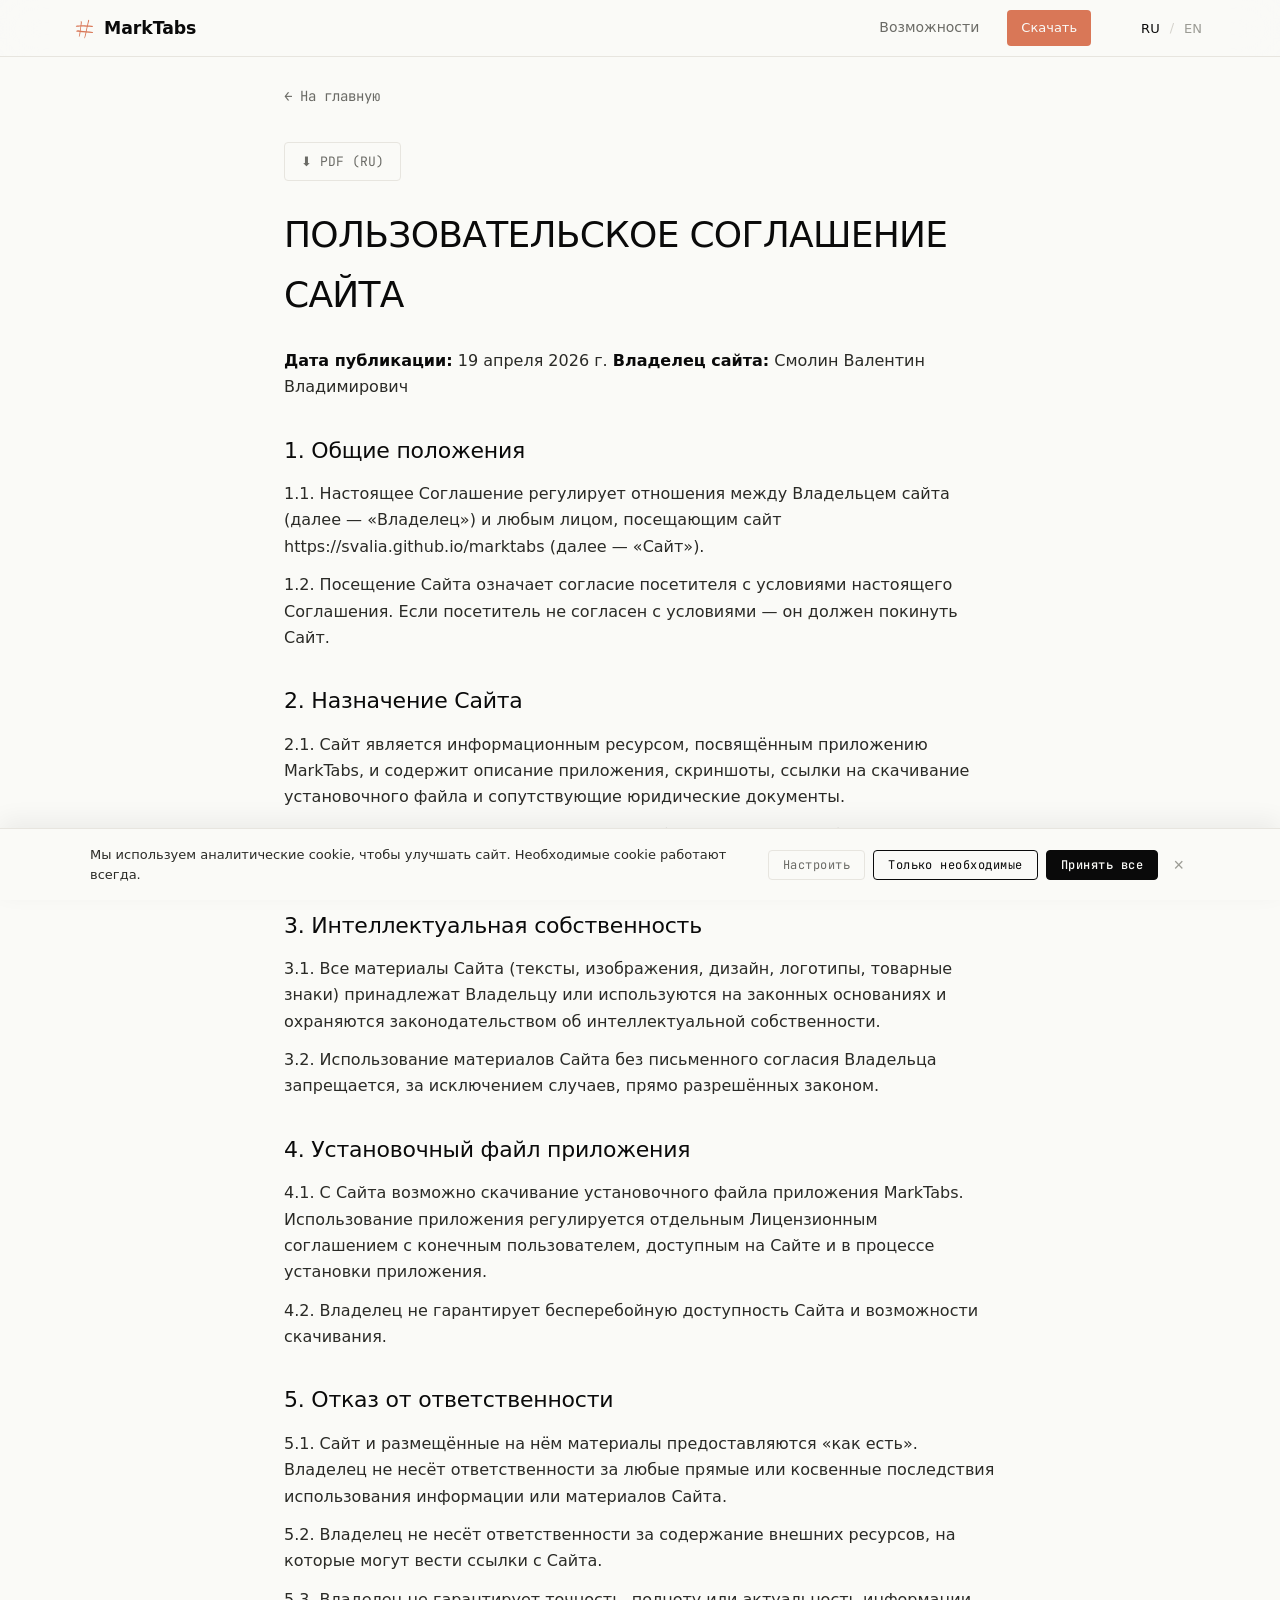
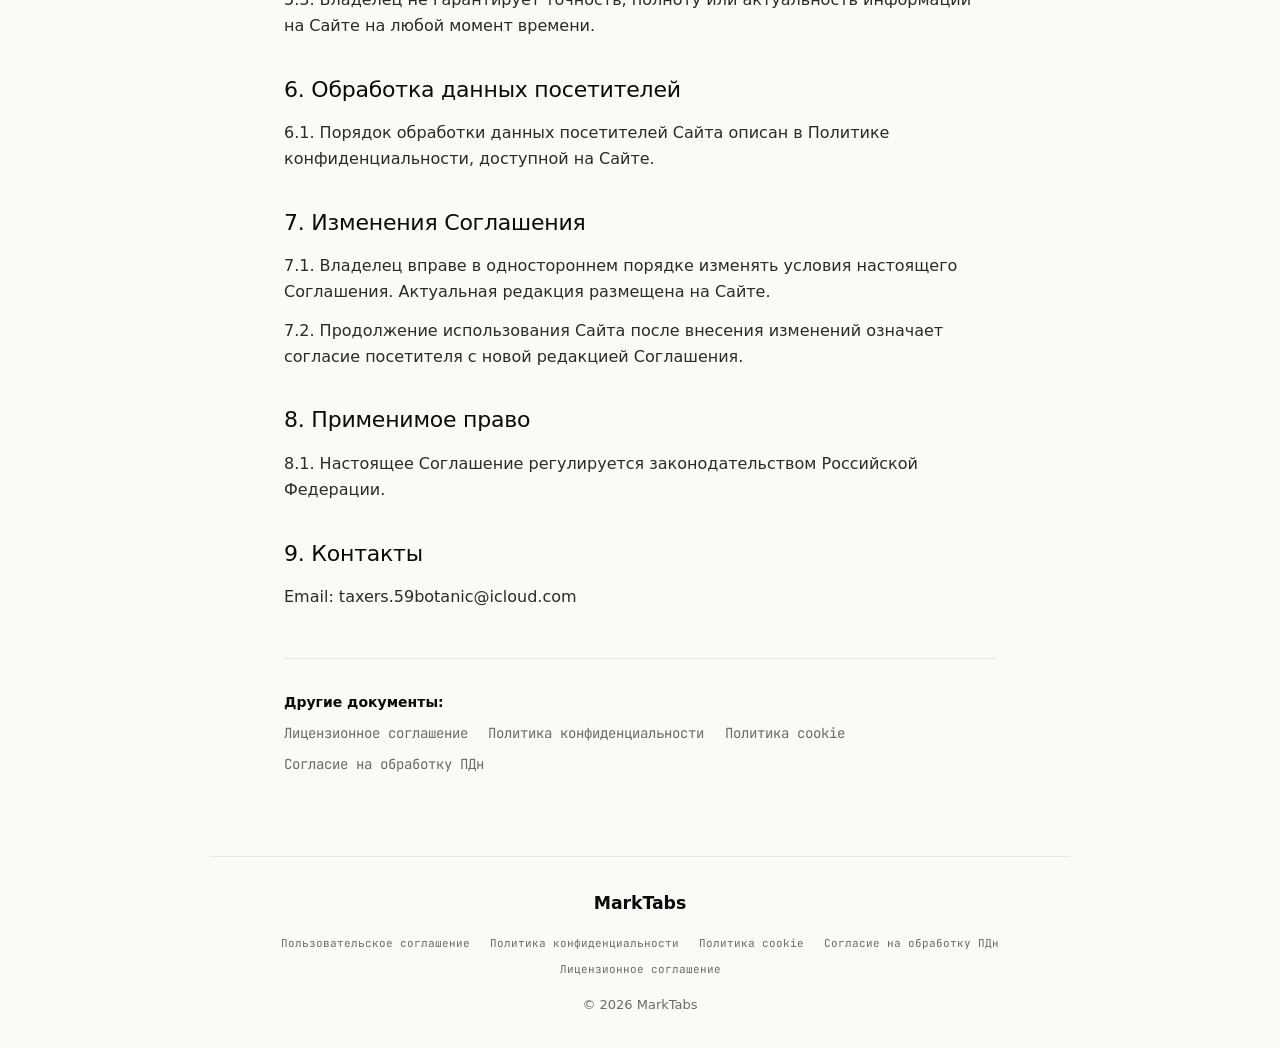
<file: legal/terms/index.html>
<!DOCTYPE html>
<html lang="ru">
<head>
  <meta charset="UTF-8" />
  <meta name="viewport" content="width=device-width, initial-scale=1.0" />
  <title>Пользовательское соглашение / Terms of Use — MarkTabs</title>
  <meta name="description" content="MarkTabs — Пользовательское соглашение / Terms of Use" />
  <link rel="preconnect" href="https://fonts.googleapis.com" />
  <link rel="preconnect" href="https://fonts.gstatic.com" crossorigin />
  <link href="https://fonts.googleapis.com/css2?family=JetBrains+Mono:wght@400;500&display=swap" rel="stylesheet" />
  <link rel="stylesheet" href="../../style.css" />
  <link rel="alternate" hreflang="ru" href="https://svalia.github.io/marktabs/legal/terms/" />
  <link rel="alternate" hreflang="en" href="https://svalia.github.io/marktabs/legal/terms/" />
  <link rel="canonical" href="https://svalia.github.io/marktabs/legal/terms/" />
</head>
<body>

  <header class="header">
    <div class="header-inner">
      <a class="logo" href="../../">
        <span class="logo-mark"></span>
        MarkTabs
      </a>
      <nav class="nav">
        <a href="../../#features" data-i18n="nav_features">Возможности</a>
        <a href="../../#download" class="nav-cta" data-i18n="nav_download">Скачать</a>
      </nav>
      <div class="lang-switcher">
        <button class="lang-btn active" data-lang="ru">RU</button>
        <span class="lang-sep">/</span>
        <button class="lang-btn" data-lang="en">EN</button>
      </div>
    </div>
  </header>

  <main>
    <section class="legal-page">
      <div class="legal-container">

        <div class="legal-breadcrumb">
          <a href="../../" data-i18n-legal="back_home">← На главную</a>
        </div>

        <div class="legal-block" id="legal-ru">
          <div class="legal-pdf-bar">
            <a class="pdf-download" href="../../pdfs/05-Terms-RU.pdf" download>⬇ PDF (RU)</a>
          </div>
          <div class="legal-body"><h1>ПОЛЬЗОВАТЕЛЬСКОЕ СОГЛАШЕНИЕ САЙТА</h1>
<p><strong>Дата публикации:</strong> 19 апреля 2026 г. <strong>Владелец сайта:</strong> Смолин Валентин Владимирович</p>
<h2>1. Общие положения</h2>
<p>1.1. Настоящее Соглашение регулирует отношения между Владельцем сайта (далее — «Владелец») и любым лицом, посещающим сайт https://svalia.github.io/marktabs (далее — «Сайт»).</p>
<p>1.2. Посещение Сайта означает согласие посетителя с условиями настоящего Соглашения. Если посетитель не согласен с условиями — он должен покинуть Сайт.</p>
<h2>2. Назначение Сайта</h2>
<p>2.1. Сайт является информационным ресурсом, посвящённым приложению MarkTabs, и содержит описание приложения, скриншоты, ссылки на скачивание установочного файла и сопутствующие юридические документы.</p>
<p>2.2. Сайт не содержит форм регистрации, обратной связи или сбора персональных данных посетителей.</p>
<h2>3. Интеллектуальная собственность</h2>
<p>3.1. Все материалы Сайта (тексты, изображения, дизайн, логотипы, товарные знаки) принадлежат Владельцу или используются на законных основаниях и охраняются законодательством об интеллектуальной собственности.</p>
<p>3.2. Использование материалов Сайта без письменного согласия Владельца запрещается, за исключением случаев, прямо разрешённых законом.</p>
<h2>4. Установочный файл приложения</h2>
<p>4.1. С Сайта возможно скачивание установочного файла приложения MarkTabs. Использование приложения регулируется отдельным Лицензионным соглашением с конечным пользователем, доступным на Сайте и в процессе установки приложения.</p>
<p>4.2. Владелец не гарантирует бесперебойную доступность Сайта и возможности скачивания.</p>
<h2>5. Отказ от ответственности</h2>
<p>5.1. Сайт и размещённые на нём материалы предоставляются «как есть». Владелец не несёт ответственности за любые прямые или косвенные последствия использования информации или материалов Сайта.</p>
<p>5.2. Владелец не несёт ответственности за содержание внешних ресурсов, на которые могут вести ссылки с Сайта.</p>
<p>5.3. Владелец не гарантирует точность, полноту или актуальность информации на Сайте на любой момент времени.</p>
<h2>6. Обработка данных посетителей</h2>
<p>6.1. Порядок обработки данных посетителей Сайта описан в Политике конфиденциальности, доступной на Сайте.</p>
<h2>7. Изменения Соглашения</h2>
<p>7.1. Владелец вправе в одностороннем порядке изменять условия настоящего Соглашения. Актуальная редакция размещена на Сайте.</p>
<p>7.2. Продолжение использования Сайта после внесения изменений означает согласие посетителя с новой редакцией Соглашения.</p>
<h2>8. Применимое право</h2>
<p>8.1. Настоящее Соглашение регулируется законодательством Российской Федерации.</p>
<h2>9. Контакты</h2>
<p>Email: taxers.59botanic@icloud.com</p></div>
        </div>

    <div class="legal-block" id="legal-en" style="display:none">
      <div class="legal-pdf-bar">
        <a class="pdf-download" href="../../pdfs/06-Terms-EN.pdf" download>⬇ PDF (EN)</a>
      </div>
      <div class="legal-body"><h1>TERMS OF USE</h1>
<p><strong>Effective Date:</strong> April 19, 2026 <strong>Website Owner:</strong> Valentin Smolin</p>
<h2>1. Acceptance</h2>
<p>By accessing the website https://svalia.github.io/marktabs ("Website"), you agree to be bound by these Terms of Use ("Terms"). If you do not agree, please do not use the Website.</p>
<h2>2. Purpose</h2>
<p>The Website provides information about the MarkTabs application and enables downloading of the installer file. Use of the Application is governed by a separate End User License Agreement.</p>
<h2>3. Intellectual Property</h2>
<p>All Website content (text, images, design, logos, trademarks) is owned by us or used with permission and is protected by applicable intellectual property laws. You may not reproduce, distribute, modify, or create derivative works from Website content without prior written consent, except as permitted by applicable law.</p>
<h2>4. Installer Download</h2>
<p>4.1. You may download the MarkTabs installer from the Website. Installation and use of the Application are subject to the End User License Agreement provided with the Application.</p>
<p>4.2. We do not guarantee uninterrupted availability of the Website or of download functionality.</p>
<h2>5. Disclaimers</h2>
<p>5.1. The Website and its content are provided "AS IS" and "AS AVAILABLE" without warranties of any kind, either express or implied, including but not limited to warranties of merchantability, fitness for a particular purpose, accuracy, or non-infringement.</p>
<p>5.2. We do not warrant that the Website will be uninterrupted, error-free, or free of harmful components.</p>
<h2>6. Limitation of Liability</h2>
<p>To the maximum extent permitted by applicable law, we shall not be liable for any direct, indirect, incidental, consequential, special, or punitive damages arising from your use of or inability to use the Website, even if we have been advised of the possibility of such damages.</p>
<h2>7. Third-Party Links</h2>
<p>The Website may contain links to external resources. We are not responsible for the content, accuracy, or practices of any third-party sites.</p>
<h2>8. Data Processing</h2>
<p>Data processing practices for the Website are described in our Privacy Policy, available on the Website.</p>
<h2>9. Changes to These Terms</h2>
<p>We may update these Terms at any time. The current version is always published on the Website. Continued use of the Website after changes means you accept the updated Terms.</p>
<h2>10. Governing Law and Disputes</h2>
<p>These Terms are governed by the laws of the Russian Federation. Disputes shall be resolved in the courts at the Website Owner's place of residence, unless mandatory consumer protection laws of your jurisdiction provide otherwise.</p>
<h2>11. Contact</h2>
<p>Email: taxers.59botanic@icloud.com</p></div>
    </div>

        <div class="legal-other-docs">
          <div id="legal-other-ru">
            <p><strong>Другие документы:</strong></p>
            <a href="../eula/">Лицензионное соглашение</a>
        <a href="../privacy/">Политика конфиденциальности</a>
        <a href="../cookies/">Политика cookie</a>
        <a href="../consent/">Согласие на обработку ПДн</a>
          </div>
          <div id="legal-other-en" style="display:none">
            <p><strong>Other documents:</strong></p>
            <a href="../eula/">End User License Agreement</a>
        <a href="../privacy/">Privacy Policy</a>
        <a href="../cookies/">Cookie Policy</a>
          </div>
        </div>

      </div>
    </section>
  </main>

  <footer class="footer footer-legal">
    <a class="logo" href="../../">MarkTabs</a>
    <nav class="footer-legal-nav">
      <div class="footer-legal-links" id="footer-links-ru">
        <a href="../terms/">Пользовательское соглашение</a>
        <a href="../privacy/">Политика конфиденциальности</a>
        <a href="../cookies/">Политика cookie</a>
        <a href="../consent/">Согласие на обработку ПДн</a>
        <a href="../eula/">Лицензионное соглашение</a>
      </div>
      <div class="footer-legal-links" id="footer-links-en" style="display:none">
        <a href="../terms/">Terms of Use</a>
        <a href="../privacy/">Privacy Policy</a>
        <a href="../cookies/">Cookie Policy</a>
        <a href="../eula/">End User License Agreement</a>
      </div>
    </nav>
    <span class="footer-copy">© 2026 MarkTabs</span>
  </footer>

  <script src="../../script.js"></script>
  <script>
    (function() {
      var lang = localStorage.getItem("mt_lang") || "ru";
      function applyLang(l) {
        var ruEl = document.getElementById("legal-ru");
        var enEl = document.getElementById("legal-en");
        var ruOther = document.getElementById("legal-other-ru");
        var enOther = document.getElementById("legal-other-en");
        var footerRu = document.getElementById("footer-links-ru");
        var footerEn = document.getElementById("footer-links-en");
        var breadcrumb = document.querySelector("[data-i18n-legal='back_home']");
        if (ruEl) ruEl.style.display = l === "ru" ? "" : "none";
        if (enEl) enEl.style.display = l === "en" ? "" : "none";
        if (ruOther) ruOther.style.display = l === "ru" ? "" : "none";
        if (enOther) enOther.style.display = l === "en" ? "" : "none";
        if (footerRu) footerRu.style.display = l === "ru" ? "" : "none";
        if (footerEn) footerEn.style.display = l === "en" ? "" : "none";
        if (breadcrumb) breadcrumb.textContent = l === "ru" ? "← На главную" : "← Back to home";
        document.querySelectorAll(".lang-btn").forEach(function(btn) {
          btn.classList.toggle("active", btn.getAttribute("data-lang") === l);
        });
        document.documentElement.lang = l;
      }
      applyLang(lang);
      document.querySelectorAll(".lang-btn[data-lang]").forEach(function(btn) {
        btn.addEventListener("click", function() {
          var l = btn.getAttribute("data-lang");
          localStorage.setItem("mt_lang", l);
          applyLang(l);
        });
      });
    })();
  </script>
  <script src="../../analytics/landing-tracking.js"></script>
  <script src="../../cookie-consent.js"></script>
</body>
</html>
</file>
<file: style.css>
/* =============================================
   MARKTABS LANDING — style.css
   New design — paired with Concept D logo
   Paper-light editorial chrome, hand-drawn # mark
   Dark app interface mockup preserved (it IS the app)
   ============================================= */

:root {
  /* Paper / ink — concept D palette */
  --paper:      #fafaf7;
  --paper-2:    #f3f2ec;
  --paper-3:    #ebeae3;
  --rule:       #e7e5df;
  --rule-2:     #d5d3cc;
  --ink:        #0a0a0a;
  --ink-2:      #2a2a26;
  --muted:      #6b6b66;
  --muted-2:    #9b9b94;

  /* Editorial accent (used VERY sparingly — quotes, dot indicators) */
  --clay:       oklch(0.62 0.10 50);
  --moss:       oklch(0.45 0.06 145);
  --graphite:   oklch(0.32 0.02 250);

  /* Brand accent */
  --accent:     #d97757;
  --accent-2:   #b85f3f;
  --accent-soft: #e8746c;

  /* Dark app palette — exact match to actual app (don't touch) */
  --bg:         #1e1e1e;
  --bg2:        #252526;
  --bg3:        #2d2d2d;
  --bg4:        #333333;
  --fg:         #d4d4d4;
  --fg2:        #8b8b8b;
  --fg3:        #5a5a5a;
  --head:       #6ab0c8;
  --head-line:  rgba(106, 176, 200, 0.2);
  --strong:     #89d0cc;
  --link:       #4ec9b0;
  --code-fg:    #ce9178;
  --code-bg:    #2d2d2d;
  --quote-line: #d96060;
  --border:     #3c3c3c;
  --border2:    #2a2a2a;
  --orange:     #e8944a;
  --accent-btn: #6ab0c8;

  --font-body: 'Inter Tight', -apple-system, BlinkMacSystemFont, 'Segoe UI', system-ui, sans-serif;
  --font-mono: 'JetBrains Mono', 'SF Mono', 'Fira Code', ui-monospace, monospace;

  --doc-width: 860px;
  --radius:    4px;
}

*, *::before, *::after { box-sizing: border-box; margin: 0; padding: 0; }

html { scroll-behavior: smooth; background: var(--paper); }

body {
  background: transparent;
  color: var(--ink);
  font-family: var(--font-body);
  font-size: 18px;
  line-height: 1.65;
  -webkit-font-smoothing: antialiased;
  font-feature-settings: "ss01", "cv11";
}

a { color: var(--ink); text-decoration: underline; text-underline-offset: 3px; text-decoration-color: var(--rule-2); text-decoration-thickness: 1px; }
a:hover { text-decoration-color: var(--ink); }

::selection { background: var(--ink); color: var(--paper); }

/* =============================================
   HAND-DRAWN # MARK — used as sprite throughout
   ============================================= */
.mark-d {
  display: inline-block;
  vertical-align: middle;
  width: 1em;
  height: 1em;
  fill: currentColor;
}

/* =============================================
   HEADER — paper chrome with rule
   ============================================= */
.header {
  position: fixed;
  top: 0; left: 0; right: 0;
  z-index: 100;
  background: rgba(250, 250, 247, 0.85);
  backdrop-filter: blur(20px) saturate(180%);
  -webkit-backdrop-filter: blur(20px) saturate(180%);
  border-bottom: 1px solid var(--rule);
}

.header-inner {
  max-width: 1200px;
  margin: 0 auto;
  padding: 0 32px;
  height: 56px;
  display: flex;
  align-items: center;
  gap: 32px;
}

.logo {
  display: flex;
  align-items: center;
  gap: 10px;
  font-family: -apple-system, BlinkMacSystemFont, 'SF Pro Text', 'SF Pro', 'Segoe UI', system-ui, sans-serif;
  font-size: 13pt;
  color: #0a0a0a;
  letter-spacing: -0.005em;
  text-decoration: none;
  font-weight: 600;
}
.logo:hover { text-decoration: none; }

.logo-mark {
  width: 22px;
  height: 22px;
  background: none !important;
  border-radius: 0;
  flex-shrink: 0;
  position: relative;
  color: var(--ink);
}
.logo-mark::before {
  content: "";
  position: absolute;
  inset: 0;
  background-image: url("data:image/svg+xml;utf8,<svg xmlns='http://www.w3.org/2000/svg' viewBox='-2 -3 36 38'><g fill='%23d97757'><path d='M 11.10 4.65 C 11.65 4.40 12.40 4.55 12.85 4.95 C 13.20 5.65 13.25 6.45 13.10 7.20 C 12.65 9.05 12.35 10.95 12.05 12.85 C 11.85 14.55 11.60 16.25 11.45 17.95 C 11.25 19.95 11.00 21.95 10.75 23.95 C 10.50 25.65 10.15 27.35 9.75 29.05 C 9.55 29.75 9.30 30.40 8.85 30.95 C 8.55 31.10 8.10 30.95 7.95 30.65 C 7.95 29.85 8.20 29.10 8.45 28.35 C 8.95 25.95 9.30 23.50 9.65 21.10 C 10.05 18.30 10.45 15.50 10.85 12.70 C 11.10 10.55 11.30 8.40 11.40 6.25 C 11.35 5.70 11.20 5.20 11.10 4.65 Z'/><path d='M 24.20 1.70 C 24.85 1.55 25.55 1.95 25.75 2.55 C 25.85 3.65 25.50 4.70 25.15 5.70 C 24.65 7.65 24.10 9.60 23.65 11.55 C 23.05 14.25 22.45 16.95 21.90 19.65 C 21.35 22.30 20.80 24.95 20.20 27.55 C 19.70 29.65 19.10 31.75 18.30 33.75 C 18.00 33.95 17.55 33.85 17.45 33.55 C 17.45 32.85 17.65 32.20 17.85 31.55 C 18.40 28.95 18.95 26.35 19.50 23.75 C 20.15 20.65 20.85 17.55 21.55 14.45 C 22.20 11.55 22.85 8.65 23.45 5.75 C 23.70 4.40 23.95 3.05 24.20 1.70 Z'/><path d='M 3.85 12.10 C 4.40 11.75 5.05 11.65 5.65 11.85 C 7.85 11.45 10.05 11.30 12.25 11.10 C 15.65 11.00 19.05 11.30 22.45 11.65 C 24.85 11.75 27.25 11.65 29.65 12.05 C 30.45 12.20 31.25 12.25 31.95 12.65 C 32.20 12.95 32.30 13.40 32.10 13.75 C 31.75 14.20 31.20 14.35 30.65 14.30 C 27.45 13.85 24.25 14.15 21.05 13.90 C 17.35 13.55 13.65 13.15 9.95 13.30 C 7.65 13.45 5.40 13.85 3.10 13.75 C 2.75 13.55 2.65 13.10 2.85 12.80 C 3.15 12.45 3.50 12.25 3.85 12.10 Z'/><path d='M 4.65 20.55 C 5.40 20.05 6.30 19.90 7.10 20.05 C 9.85 20.65 12.65 21.00 15.45 21.25 C 19.15 21.55 22.85 21.65 26.55 22.20 C 28.35 22.45 30.15 22.55 31.95 22.95 C 32.30 23.20 32.50 23.65 32.30 24.05 C 32.05 24.50 31.55 24.70 31.05 24.60 C 27.35 24.10 23.65 23.85 19.95 23.65 C 15.55 23.40 11.15 23.30 6.75 22.65 C 5.65 22.45 4.55 22.35 3.50 21.95 C 3.25 21.65 3.30 21.20 3.55 20.95 C 3.95 20.75 4.30 20.65 4.65 20.55 Z'/></g></svg>");
  background-size: contain;
  background-repeat: no-repeat;
  background-position: center;
}

.nav { display: flex; align-items: center; gap: 28px; margin-left: auto; }

.nav a {
  font-family: var(--font-body);
  font-size: 14px;
  color: var(--muted);
  text-decoration: none;
  letter-spacing: 0;
  font-weight: 500;
  transition: color 0.18s;
}
.nav a:hover { color: var(--ink); text-decoration: none; }

.nav-cta {
  padding: 7px 14px;
  background: var(--accent);
  color: var(--paper) !important;
  border-radius: 4px;
  font-weight: 600;
  font-size: 13px !important;
  text-transform: none;
  letter-spacing: 0;
  font-family: var(--font-body);
  transition: background 0.18s !important;
}
.nav-cta:hover { background: var(--accent-2); text-decoration: none !important; }

.lang-switcher { display: flex; align-items: center; gap: 4px; margin-left: 12px; }

.lang-btn {
  background: none;
  border: none;
  color: var(--muted-2);
  cursor: pointer;
  font-family: var(--font-body);
  font-size: 13px;
  font-weight: 500;
  padding: 3px 6px;
  border-radius: 3px;
  letter-spacing: 0;
  transition: color 0.18s;
}
.lang-btn:hover { color: var(--ink); }
.lang-btn.active { color: var(--ink); }
.lang-sep { color: var(--rule-2); font-size: 13px; }

/* =============================================
   DOCUMENT — main content wrapper
   ============================================= */
.document {
  max-width: var(--doc-width);
  margin: 0 auto;
  padding: 40px 32px 80px;
  position: relative;
  background: rgba(250, 250, 247, 0.92);
}

/* =============================================
   MD HEADINGS — editorial, ink on paper
   ============================================= */
.md-h1, .md-h2 {
  font-family: var(--font-body);
  font-weight: 500;
  color: var(--ink);
  letter-spacing: -0.02em;
  line-height: 1.15;
}

.md-h2 {
  font-size: 38px;
  margin-top: 0;
  margin-bottom: 28px;
  padding-bottom: 0;
  border-bottom: none;
  display: flex;
  align-items: baseline;
  gap: 16px;
}
.md-h2::before {
  content: "##";
  font-family: var(--font-mono);
  font-size: 14px;
  color: var(--muted-2);
  letter-spacing: 0.04em;
  font-weight: 400;
  flex-shrink: 0;
  align-self: center;
}

.md-h3 {
  font-size: 20px;
  font-weight: 500;
  color: var(--ink);
  margin-top: 24px;
  margin-bottom: 8px;
  letter-spacing: -0.01em;
}

.md-p {
  margin-bottom: 14px;
  color: var(--ink-2);
  line-height: 1.65;
  font-size: 17px;
  max-width: 64ch;
}

.md-p strong, strong { color: var(--ink); font-weight: 600; }

code, .md-code {
  font-family: var(--font-mono);
  font-size: 0.88em;
  background: var(--paper-3);
  color: var(--ink);
  border-radius: 3px;
  padding: 1px 6px;
  border: 1px solid var(--rule);
}

/* =============================================
   HERO SECTION — paper background with hand-drawn # field
   ============================================= */
.hero {
  position: relative;
  padding-top: 56px; /* header height */
  max-width: 1200px;
  margin: 0 auto;
  display: grid;
  grid-template-columns: 1.05fr 1fr;
  gap: 64px;
  align-items: start;
  padding-bottom: 48px;
  padding-left: 32px;
  padding-right: 32px;
  isolation: isolate;
}

/* (the live mouse-reactive # field is rendered by .hero-bg below;
   a 50% paper veil sits over the canvas inside the same fixed wrapper
   so the marks read as a subtle texture across the whole site.) */

.hero-bg {
  position: fixed;
  top: 0;
  left: 0;
  width: 100vw;
  height: 100vh;
  pointer-events: none;
  z-index: 0;
  overflow: hidden;
}
.hero-bg canvas {
  position: absolute;
  inset: 0;
  width: 100%;
  height: 100%;
  display: block;
}
/* 50% paper veil softens the # field across the whole site */
.hero-bg::after {
  content: "";
  position: absolute;
  inset: 0;
  background: var(--paper);
  opacity: 0.5;
  pointer-events: none;
}

.hero-content {
  padding-top: 120px;
  position: relative;
  z-index: 1;
}

.hero-eyebrow {
  margin-top: 56px;
  padding: 18px 22px;
  border-left: 3px solid var(--accent);
  background: linear-gradient(90deg, rgba(217,119,87,0.16) 0%, rgba(217,119,87,0.08) 60%, rgba(217,119,87,0.04) 100%);
  border-radius: 0 6px 6px 0;
  max-width: 480px;
  position: relative;
}

.eyebrow-statement {
  font-size: 19px;
  font-weight: 600;
  line-height: 1.4;
  margin-bottom: 8px;
  color: var(--ink);
  letter-spacing: -0.01em;
}

.eyebrow-md {
  font-family: var(--font-mono);
  font-size: 17px;
  background: var(--accent);
  color: var(--paper);
  border: none;
  border-radius: 4px;
  padding: 1px 7px;
  font-weight: 600;
}

.eyebrow-detail {
  font-size: 16px;
  color: var(--ink-2);
  line-height: 1.6;
}

.eyebrow-detail strong {
  font-weight: 600;
  color: var(--accent);
}

.hero-title {
  font-size: clamp(44px, 6vw, 76px);
  font-weight: 600;
  border-bottom: none;
  padding-bottom: 0;
  margin-bottom: 24px;
  line-height: 1.02;
  letter-spacing: -0.035em;
  background: linear-gradient(112deg, #d97757 0%, #d97757 38%, #e07a4d 70%, #c0392b 100%);
  -webkit-background-clip: text;
  background-clip: text;
  -webkit-text-fill-color: transparent;
  color: transparent;
}
.hero-title em {
  font-style: italic;
  font-weight: 500;
  background: linear-gradient(112deg, #2a2a26 0%, #6b6b66 60%, #9b9b94 100%);
  -webkit-background-clip: text;
  background-clip: text;
  -webkit-text-fill-color: transparent;
  color: transparent;
}

.hero-sub {
  font-size: 19px;
  color: var(--ink-2);
  margin-bottom: 32px;
  line-height: 1.55;
  max-width: 440px;
}

.hero-actions {
  display: flex;
  flex-direction: column;
  align-items: flex-start;
  gap: 12px;
}

.btn-primary {
  display: inline-flex;
  align-items: center;
  padding: 13px 26px;
  background: var(--accent);
  color: var(--paper);
  border-radius: 6px;
  font-weight: 600;
  font-size: 15px;
  font-family: var(--font-body);
  letter-spacing: 0;
  text-transform: none;
  text-decoration: none;
  transition: background 0.18s, transform 0.12s, box-shadow 0.18s;
  border: 1px solid var(--accent);
  box-shadow: 0 1px 0 rgba(0,0,0,0.04), 0 6px 16px rgba(217,119,87,0.18);
}
.btn-primary:hover { background: var(--accent-2); border-color: var(--accent-2); transform: translateY(-1px); text-decoration: none; box-shadow: 0 1px 0 rgba(0,0,0,0.04), 0 10px 22px rgba(217,119,87,0.28); }

.btn-large { padding: 16px 32px; font-size: 16px; }

.hero-meta {
  font-family: var(--font-body);
  font-size: 14px;
  color: var(--muted);
  letter-spacing: 0;
  font-weight: 400;
}

/* =============================================
   HERO VISUAL — APP MOCKUP (DARK, untouched)
   ============================================= */
.hero-visual {
  display: flex;
  flex-direction: column;
  align-items: flex-start;
  perspective: 1000px;
  padding-top: 110px;
  position: relative;
  z-index: 1;
}

.app-mockup {
  will-change: transform;
  transition: transform 0.08s ease-out;
}

/* DARK APP — keep close to original (this IS the app) */
.app-window {
  width: 540px;
  border-radius: 12px;
  background: var(--bg2);
  border: 1px solid var(--border);
  box-shadow:
    0 0 0 1px rgba(255,255,255,0.04),
    0 32px 64px rgba(20, 20, 18, 0.18),
    0 16px 32px rgba(20, 20, 18, 0.12),
    0 4px 12px rgba(20, 20, 18, 0.08);
  overflow: hidden;
}

.app-chrome {
  display: flex;
  align-items: center;
  gap: 10px;
  padding: 12px 16px;
  background: var(--bg2);
  border-bottom: 1px solid var(--border);
}

.traffic-lights { display: flex; gap: 7px; }
.tl { width: 12px; height: 12px; border-radius: 50%; }
.tl-red    { background: #ff5f57; }
.tl-yellow { background: #febc2e; }
.tl-green  { background: #28c840; }

.app-title-bar {
  font-family: var(--font-mono);
  font-size: 11px;
  color: var(--fg3);
  margin: 0 auto;
  transform: translateX(-18px);
}

.app-tabs {
  display: flex;
  align-items: stretch;
  background: var(--bg2);
  border-bottom: 1px solid var(--border);
  overflow: hidden;
}
.app-tab {
  display: flex;
  align-items: center;
  gap: 5px;
  padding: 7px 13px;
  font-family: var(--font-mono);
  font-size: 11px;
  color: var(--fg2);
  border-right: 1px solid var(--border);
  white-space: nowrap;
}
.app-tab-active {
  background: var(--bg3);
  color: var(--fg);
  border-bottom: 2px solid var(--head);
}
.tab-icon { width: 10px; height: 12px; opacity: 0.45; flex-shrink: 0; }
.tab-close {
  font-size: 13px; line-height: 1; opacity: 0; color: var(--fg2);
  margin-left: 2px; border-radius: 3px; padding: 0 1px; transition: opacity 0.12s;
}
.app-tab:hover .tab-close { opacity: 0.5; }
.app-tab:hover .tab-close:hover { opacity: 1; color: var(--fg); }
.tab-dot {
  width: 5px; height: 5px; border-radius: 50%;
  background: var(--orange); margin-left: 2px;
}
.tab-plus {
  padding: 7px 13px; color: var(--fg3);
  font-size: 15px; line-height: 1; margin-left: auto;
}

.app-body { display: flex; height: 270px; }

.app-sidebar {
  width: 155px;
  background: var(--bg2);
  border-right: 1px solid var(--border);
  padding: 10px 0;
  flex-shrink: 0;
  overflow: hidden;
}

.app-right { display: flex; flex-direction: column; flex: 1; overflow: hidden; }
.sidebar-section { margin-bottom: 14px; }
.sidebar-header {
  display: flex; align-items: center; gap: 5px;
  padding: 3px 12px;
  font-family: var(--font-mono); font-size: 10px;
  color: var(--fg2); text-transform: uppercase; letter-spacing: 0.06em;
}
.sidebar-icon { width: 10px; height: 10px; opacity: 0.6; flex-shrink: 0; }
.sidebar-item {
  display: flex; align-items: center; gap: 5px;
  padding: 3px 12px 3px 22px;
  font-family: var(--font-mono); font-size: 10px;
  color: var(--fg2);
}
.sidebar-item.active { color: var(--head); background: rgba(106,176,200,0.08); }
.sidebar-file-icon { width: 9px; height: 11px; opacity: 0.4; flex-shrink: 0; }

.app-editor {
  flex: 1; padding: 16px 18px;
  font-family: var(--font-mono); font-size: 11px; line-height: 1.8;
  overflow: hidden;
}
.editor-line { white-space: nowrap; }
.editor-h1 { color: var(--head); font-size: 13px; font-weight: 700; }
.editor-h2 { color: var(--head); font-size: 12px; font-weight: 600; }
.editor-text { color: var(--fg); }
.editor-text-dim { color: var(--fg2); }
.editor-list { color: var(--fg); padding-left: 8px; }
.editor-blank { height: 8px; }
.editor-code {
  background: var(--bg3); color: var(--code-fg);
  border-radius: 3px; padding: 0 3px; font-size: 10px;
}
.editor-cursor {
  width: 2px; height: 14px; background: var(--head);
  animation: blink 1.1s step-end infinite; margin-top: 2px;
}
@keyframes blink { 0%, 100% { opacity: 1; } 50% { opacity: 0; } }

/* =============================================
   DOC SECTIONS — paper editorial
   ============================================= */
.doc-section {
  border-top: 1px solid var(--rule);
  padding-top: 56px;
  padding-bottom: 8px;
  margin-top: 0;
}
.doc-section:first-of-type { border-top: none; padding-top: 32px; }

/* =============================================
   FEATURES
   ============================================= */
.features-list {
  display: flex;
  flex-direction: column;
}

.feature-item {
  display: flex;
  align-items: center;
  gap: 56px;
  padding: 32px 0;
  border-bottom: 1px solid var(--rule);
}
.feature-item:last-child { border-bottom: none; }

.feature-text { flex: 1; min-width: 0; }

.feature-anim {
  width: 280px;
  height: 170px;
  flex-shrink: 0;
  background: var(--bg);
  border: 1px solid var(--ink);
  border-radius: 8px;
  overflow: hidden;
  position: relative;
  font-family: var(--font-mono);
  font-size: 15px;
  color: var(--fg2);
  box-shadow: 0 12px 24px rgba(20,20,18,0.12), 0 2px 6px rgba(20,20,18,0.06);
}

.feature-label {
  font-family: var(--font-mono);
  font-size: 12px;
  font-weight: 500;
  margin-bottom: 6px;
  letter-spacing: 0.04em;
  color: var(--muted);
  background: none;
  -webkit-text-fill-color: currentColor;
}

.feature-item h3 {
  font-size: 22px;
  font-weight: 500;
  color: var(--ink);
  margin-bottom: 8px;
  line-height: 1.25;
  letter-spacing: -0.015em;
}

.feature-item p {
  font-size: 16px;
  color: var(--muted);
  line-height: 1.6;
  max-width: 52ch;
}
.feature-item p code {
  background: var(--paper-3);
  border: 1px solid var(--rule);
  color: var(--ink);
  font-size: 13px;
  padding: 1px 5px;
}

/* =============================================
   PAINS LIST
   ============================================= */
.pains-list { list-style: none; padding: 0; margin: 0; }
.pains-list li {
  position: relative;
  padding: 16px 0 16px 32px;
  border-bottom: 1px solid var(--rule);
  color: var(--ink-2);
  font-size: 17px;
  line-height: 1.55;
}
.pains-list li::before {
  content: "—";
  position: absolute;
  left: 0;
  top: 16px;
  color: var(--muted-2);
  font-family: var(--font-mono);
}
.pains-list li:last-child { border-bottom: none; }
.pains-list code,
.pains-list li code {
  background: var(--paper-3);
  border: 1px solid var(--rule);
  color: var(--ink);
  font-size: 14px;
}

/* =============================================
   STEPS (HOW IT WORKS)
   ============================================= */
.steps-ol { list-style: none; counter-reset: steps; padding: 0; margin: 0; }
.steps-ol li {
  counter-increment: steps;
  display: flex;
  gap: 28px;
  padding: 28px 0;
  border-bottom: 1px solid var(--rule);
}
.steps-ol li:last-child { border-bottom: none; }
.step-num {
  font-family: var(--font-mono);
  font-size: 13px;
  color: var(--muted-2);
  flex-shrink: 0;
  width: 48px;
  padding-top: 6px;
  letter-spacing: 0.04em;
}
.step-num::before {
  content: "0" counter(steps);
}
.step-body h3 {
  font-size: 19px;
  font-weight: 500;
  color: var(--ink);
  margin-bottom: 6px;
  letter-spacing: -0.01em;
}
.step-body p {
  font-size: 16px;
  color: var(--muted);
  line-height: 1.6;
  max-width: 60ch;
}
.step-body p code {
  background: var(--paper-3);
  border: 1px solid var(--rule);
  color: var(--ink);
  font-size: 13px;
}

/* =============================================
   OUTCOMES
   ============================================= */
.outcomes-ul { list-style: none; padding: 0; margin: 0; }
.outcomes-ul li {
  position: relative;
  padding: 14px 0 14px 32px;
  border-bottom: 1px solid var(--rule);
  color: var(--ink-2);
  font-size: 17px;
  line-height: 1.55;
}
.outcomes-ul li:last-child { border-bottom: none; }
.outcomes-ul li::before {
  content: "+";
  position: absolute;
  left: 4px;
  top: 14px;
  color: var(--ink);
  font-family: var(--font-mono);
  font-weight: 500;
}

/* =============================================
   FAQ
   ============================================= */
.faq-list { display: flex; flex-direction: column; }
.faq-item { border-bottom: 1px solid var(--rule); }
.faq-item:last-child { border-bottom: none; }
.faq-q {
  display: flex;
  align-items: flex-start;
  gap: 14px;
  padding: 22px 0;
  cursor: pointer;
  list-style: none;
  font-size: 18px;
  font-weight: 500;
  color: var(--ink);
  transition: color 0.18s;
  letter-spacing: -0.01em;
}
.faq-q::before {
  content: "+";
  font-family: var(--font-mono);
  color: var(--muted);
  flex-shrink: 0;
  margin-top: -1px;
  transition: transform 0.2s, color 0.2s;
  font-size: 20px;
  line-height: 1;
  display: inline-block;
}
.faq-item[open] .faq-q::before { transform: rotate(45deg); color: var(--ink); }
.faq-q::-webkit-details-marker { display: none; }
.faq-q:hover { color: var(--ink); }
.faq-a {
  border-left: 2px solid var(--ink);
  padding: 4px 0 22px 18px;
  margin-left: 4px;
  color: var(--muted);
  font-size: 16px;
  line-height: 1.65;
  max-width: 62ch;
}

/* =============================================
   COMPETITORS
   ============================================= */
.comp-list { display: flex; flex-direction: column; }
.comp-row {
  display: flex;
  gap: 32px;
  padding: 22px 0;
  border-bottom: 1px solid var(--rule);
  align-items: baseline;
}
.comp-row:last-child { border-bottom: none; }
.comp-name {
  font-family: var(--font-mono);
  font-size: 14px;
  color: var(--muted-2);
  text-decoration: line-through;
  text-decoration-color: var(--muted-2);
  text-decoration-thickness: 1px;
  flex-shrink: 0;
  width: 120px;
  letter-spacing: 0.02em;
}
.comp-why {
  font-size: 16px;
  color: var(--ink-2);
  line-height: 1.6;
}

/* =============================================
   DOWNLOAD BLOCK
   ============================================= */
.download-block {
  background: var(--ink);
  color: var(--paper);
  border: 1px solid var(--ink);
  border-radius: 4px;
  padding: 56px 40px;
  text-align: center;
  display: flex;
  flex-direction: column;
  align-items: center;
  gap: 18px;
  margin-top: 24px;
  position: relative;
  overflow: hidden;
}
.download-block::before {
  content: "";
  position: absolute;
  inset: 0;
  background-image: url("data:image/svg+xml;utf8,<svg xmlns='http://www.w3.org/2000/svg' viewBox='-2 -3 36 38'><g fill='%23fafaf7'><path d='M 11.10 4.65 C 11.65 4.40 12.40 4.55 12.85 4.95 C 13.20 5.65 13.25 6.45 13.10 7.20 C 12.65 9.05 12.35 10.95 12.05 12.85 C 11.85 14.55 11.60 16.25 11.45 17.95 C 11.25 19.95 11.00 21.95 10.75 23.95 C 10.50 25.65 10.15 27.35 9.75 29.05 C 9.55 29.75 9.30 30.40 8.85 30.95 C 8.55 31.10 8.10 30.95 7.95 30.65 C 7.95 29.85 8.20 29.10 8.45 28.35 C 8.95 25.95 9.30 23.50 9.65 21.10 C 10.05 18.30 10.45 15.50 10.85 12.70 C 11.10 10.55 11.30 8.40 11.40 6.25 C 11.35 5.70 11.20 5.20 11.10 4.65 Z'/><path d='M 24.20 1.70 C 24.85 1.55 25.55 1.95 25.75 2.55 C 25.85 3.65 25.50 4.70 25.15 5.70 C 24.65 7.65 24.10 9.60 23.65 11.55 C 23.05 14.25 22.45 16.95 21.90 19.65 C 21.35 22.30 20.80 24.95 20.20 27.55 C 19.70 29.65 19.10 31.75 18.30 33.75 C 18.00 33.95 17.55 33.85 17.45 33.55 C 17.45 32.85 17.65 32.20 17.85 31.55 C 18.40 28.95 18.95 26.35 19.50 23.75 C 20.15 20.65 20.85 17.55 21.55 14.45 C 22.20 11.55 22.85 8.65 23.45 5.75 C 23.70 4.40 23.95 3.05 24.20 1.70 Z'/><path d='M 3.85 12.10 C 4.40 11.75 5.05 11.65 5.65 11.85 C 7.85 11.45 10.05 11.30 12.25 11.10 C 15.65 11.00 19.05 11.30 22.45 11.65 C 24.85 11.75 27.25 11.65 29.65 12.05 C 30.45 12.20 31.25 12.25 31.95 12.65 C 32.20 12.95 32.30 13.40 32.10 13.75 C 31.75 14.20 31.20 14.35 30.65 14.30 C 27.45 13.85 24.25 14.15 21.05 13.90 C 17.35 13.55 13.65 13.15 9.95 13.30 C 7.65 13.45 5.40 13.85 3.10 13.75 C 2.75 13.55 2.65 13.10 2.85 12.80 C 3.15 12.45 3.50 12.25 3.85 12.10 Z'/><path d='M 4.65 20.55 C 5.40 20.05 6.30 19.90 7.10 20.05 C 9.85 20.65 12.65 21.00 15.45 21.25 C 19.15 21.55 22.85 21.65 26.55 22.20 C 28.35 22.45 30.15 22.55 31.95 22.95 C 32.30 23.20 32.50 23.65 32.30 24.05 C 32.05 24.50 31.55 24.70 31.05 24.60 C 27.35 24.10 23.65 23.85 19.95 23.65 C 15.55 23.40 11.15 23.30 6.75 22.65 C 5.65 22.45 4.55 22.35 3.50 21.95 C 3.25 21.65 3.30 21.20 3.55 20.95 C 3.95 20.75 4.30 20.65 4.65 20.55 Z'/></g></svg>");
  background-size: 200px 200px;
  background-position: right -60px top -60px;
  background-repeat: no-repeat;
  opacity: 0.06;
  pointer-events: none;
}
.download-block > * { position: relative; z-index: 1; }

.download-block h2 {
  font-size: 38px;
  font-weight: 500;
  color: var(--paper);
  letter-spacing: -0.025em;
  border-bottom: none;
  margin: 0;
  padding: 0;
}
.download-block h2::before { display: none; }

.download-block p {
  color: rgba(250,250,247,0.75);
  font-size: 17px;
  margin: 0;
  max-width: none;
}

.download-block .btn-primary {
  background: var(--paper);
  color: var(--ink);
  border-color: var(--paper);
}
.download-block .btn-primary:hover { background: #fff; color: var(--ink); }

.dl-meta {
  font-family: var(--font-mono);
  font-size: 12px;
  color: rgba(250,250,247,0.6);
  letter-spacing: 0.02em;
}
.dl-disclaimer {
  font-size: 13px;
  color: rgba(250,250,247,0.5);
  margin: 0;
  line-height: 1.5;
  max-width: 56ch;
}
.dl-disclaimer a {
  color: rgba(250,250,247,0.7);
  text-decoration: underline;
  text-underline-offset: 2px;
  text-decoration-color: rgba(250,250,247,0.3);
}
.dl-disclaimer a:hover { color: var(--paper); }

/* =============================================
   FOOTER — paper
   ============================================= */
.footer {
  border-top: 1px solid var(--rule);
  padding: 32px 32px;
  max-width: var(--doc-width);
  margin: 0 auto;
  display: flex;
  align-items: center;
  justify-content: space-between;
  background: var(--paper);
}
.footer .logo { color: var(--ink); }
.footer-copy {
  font-family: var(--font-body);
  font-size: 13px;
  color: var(--muted);
  letter-spacing: 0;
}
.footer.footer-main { flex-direction: column; gap: 0; padding: 32px 32px 28px; }
.footer-top {
  display: flex;
  align-items: center;
  justify-content: space-between;
  width: 100%;
  padding-bottom: 18px;
}
.footer-bottom {
  width: 100%;
  padding-top: 18px;
  border-top: 1px solid var(--rule);
}
.footer-bottom .footer-legal-links {
  display: flex;
  gap: 22px;
  flex-wrap: nowrap;
  white-space: nowrap;
}
.footer-bottom .footer-legal-links a {
  font-family: var(--font-body);
  font-size: 13px;
  color: var(--muted);
  text-decoration: none;
  letter-spacing: 0;
}
.footer-bottom .footer-legal-links a:hover { color: var(--ink); }

@media (max-width: 860px) {
  .footer-bottom .footer-legal-links { flex-wrap: wrap; gap: 10px 18px; }
}

/* =============================================
   ANIMATIONS
   ============================================= */
@keyframes fadeUp {
  from { opacity: 0; transform: translateY(20px); }
  to   { opacity: 1; transform: translateY(0); }
}
.hero-title    { animation: fadeUp 0.6s 0.05s ease both; }
.hero-sub      { animation: fadeUp 0.6s 0.14s ease both; }
.hero-actions  { animation: fadeUp 0.6s 0.22s ease both; }
.hero-visual   { animation: fadeUp 0.7s 0.18s ease both; }
.hero-eyebrow  { animation: fadeUp 0.6s 0.32s ease both; }

/* =============================================
   RESPONSIVE
   ============================================= */
@media (max-width: 1024px) {
  .hero {
    grid-template-columns: 1fr;
    gap: 48px;
    min-height: auto;
    padding-top: 96px;
    padding-bottom: 60px;
  }
  .hero-content { padding-top: 32px; }
  .hero-visual { padding-top: 0; order: 2; }
  .app-window { max-width: 480px; width: 100%; }
  .feature-item { gap: 32px; }
  .nav a:not(.nav-cta) { display: none; }
}

@media (max-width: 640px) {
  .document { padding: 60px 20px; }
  .hero { padding-left: 20px; padding-right: 20px; }
  .footer { padding: 24px 20px; }
  .download-block { padding: 40px 24px; }
  .comp-row { flex-direction: column; gap: 8px; }
  .comp-name { width: auto; }
  .app-tabs .app-tab:nth-child(n+3) { display: none; }
  .md-h2 { font-size: 28px; }
  .hero-title { font-size: 44px; }
}

/* =============================================
   INTERACTIVE APP DEMO (DARK — keep app fidelity)
   ============================================= */
.iapp {
  border: 1px solid var(--ink);
  border-radius: 12px;
  overflow: hidden;
  margin-top: 24px;
  background: var(--bg2);
  box-shadow: 0 24px 60px rgba(20,20,18,0.18), 0 4px 16px rgba(20,20,18,0.1);
}

.iapp-chrome {
  display: flex;
  align-items: center;
  gap: 12px;
  padding: 10px 16px;
  background: var(--bg2);
  border-bottom: 1px solid var(--border);
}
.iapp-tabs-wrap {
  display: flex; align-items: stretch; flex: 1;
  overflow-x: auto; overflow-y: hidden;
  scrollbar-width: none;
}
.iapp-tabs-wrap::-webkit-scrollbar { display: none; }
.iapp-tab {
  display: flex; align-items: center; gap: 5px;
  padding: 5px 12px;
  font-family: var(--font-mono); font-size: 11px;
  color: var(--fg2);
  border-right: 1px solid var(--border);
  cursor: pointer; white-space: nowrap;
  max-width: 160px; overflow: hidden; text-overflow: ellipsis;
  transition: background 0.15s; flex-shrink: 0;
}
.iapp-tab:hover { background: rgba(255,255,255,0.04); color: var(--fg); }
.iapp-tab-close {
  font-size: 13px; line-height: 1; opacity: 0; color: var(--fg2);
  margin-left: 3px; border-radius: 3px; padding: 0 1px;
  cursor: pointer; transition: opacity 0.12s; flex-shrink: 0;
}
.iapp-tab:hover .iapp-tab-close { opacity: 0.5; }
.iapp-tab-close:hover { opacity: 1 !important; color: var(--fg); }
.iapp-tab.active {
  background: var(--bg3); color: var(--fg);
  border-bottom: 2px solid var(--head);
}

.iapp-controls {
  display: flex; align-items: center; gap: 8px;
  margin-left: auto; flex-shrink: 0;
}
.cmdr-btn {
  display: flex; align-items: center; gap: 1px;
  background: var(--bg3); border: 1px solid var(--border);
  border-radius: 5px; padding: 4px 9px;
  cursor: pointer;
  transition: background 0.15s, border-color 0.15s, transform 0.1s;
}
.cmdr-btn:hover { background: var(--bg4); border-color: var(--head); }
.cmdr-btn:active { transform: scale(0.95); }
.cmdr-btn.flash { background: var(--head); border-color: var(--head); }
.cmdr-btn.flash .cmdr-key { color: var(--bg); }
.cmdr-key {
  font-family: var(--font-mono); font-size: 11px;
  color: var(--fg2); transition: color 0.15s;
}
.cmdr-mode-badge {
  font-family: var(--font-mono); font-size: 10px;
  color: var(--head); text-transform: uppercase; letter-spacing: 0.08em;
  min-width: 34px; text-align: left;
}

.iapp-body { display: flex; height: 420px; }
.iapp-sidebar-panel {
  width: 200px;
  background: var(--bg2);
  border-right: 1px solid var(--border);
  flex-shrink: 0; overflow-y: auto; padding: 8px 0;
}
.iapp-sidebar-panel::-webkit-scrollbar { width: 4px; }
.iapp-sidebar-panel::-webkit-scrollbar-thumb { background: var(--border); border-radius: 2px; }
.iapp-sidebar-hdr {
  display: flex; align-items: center; justify-content: space-between;
  padding: 5px 14px 8px;
  font-family: var(--font-mono); font-size: 10px;
  color: var(--fg3); text-transform: uppercase; letter-spacing: 0.06em;
}
.iapp-sidebar-plus { cursor: pointer; font-size: 14px; line-height: 1; transition: color 0.15s; }
.iapp-sidebar-plus:hover { color: var(--head); }

.iapp-folder-hdr {
  display: flex; align-items: center; gap: 5px;
  padding: 5px 14px;
  font-family: var(--font-mono); font-size: 11px;
  color: var(--fg2); cursor: pointer; user-select: none;
  transition: background 0.15s;
}
.iapp-folder-hdr:hover { background: rgba(255,255,255,0.03); }
.iapp-folder-arrow {
  font-size: 7px; color: var(--fg3); transition: transform 0.2s;
  width: 10px; flex-shrink: 0; display: inline-block;
}
.iapp-folder.open > .iapp-folder-hdr .iapp-folder-arrow { transform: rotate(90deg); }
.iapp-folder-files { display: none; }
.iapp-folder.open > .iapp-folder-files { display: block; }
.iapp-file-item {
  display: flex; align-items: center; gap: 5px;
  padding: 4px 14px 4px 28px;
  font-family: var(--font-mono); font-size: 11px;
  color: var(--fg2);
  cursor: pointer; white-space: nowrap;
  overflow: hidden; text-overflow: ellipsis;
  transition: background 0.12s, color 0.12s;
}
.iapp-file-item:hover { background: rgba(255,255,255,0.03); color: var(--fg); }
.iapp-file-item.active { color: var(--head); background: rgba(106,176,200,0.08); }
.iapp-file-ico { width: 10px; height: 12px; opacity: 0.4; flex-shrink: 0; vertical-align: middle; }
.iapp-file-item .iapp-file-ico { margin-right: 5px; }

.iapp-editor-panel {
  flex: 1; overflow: hidden;
  display: flex; flex-direction: column;
  background: var(--bg);
}
.iapp-edit-content {
  flex: 1; padding: 20px 24px;
  font-family: var(--font-mono); font-size: 13px; line-height: 1.85;
  overflow-y: auto;
  white-space: pre-wrap; word-break: break-word;
  transition: opacity 0.18s;
}
.iapp-edit-content::-webkit-scrollbar { width: 4px; }
.iapp-edit-content::-webkit-scrollbar-thumb { background: var(--border); }
.syn-h1   { color: var(--head); font-weight: 700; font-size: 13px; }
.syn-h2   { color: var(--head); font-weight: 600; }
.syn-h3   { color: var(--head); }
.syn-quote{ color: var(--fg3); }
.syn-list { color: var(--fg2); }
.syn-chk  { color: var(--link); }
.syn-bold { color: var(--strong); }
.syn-em   { font-style: italic; }
.syn-code { color: var(--code-fg); }
.syn-plain{ color: var(--fg); }

.iapp-read-content {
  flex: 1; padding: 20px 28px;
  overflow-y: auto;
  font-size: 14px; line-height: 1.75;
  transition: opacity 0.18s;
  color: var(--fg);
  font-family: var(--font-body);
}
.iapp-read-content::-webkit-scrollbar { width: 4px; }
.iapp-read-content::-webkit-scrollbar-thumb { background: var(--border); }
.iapp-read-content h1 {
  font-size: 1.55em; font-weight: 700; color: var(--head);
  border-bottom: 1px solid var(--head-line);
  padding-bottom: 8px; margin: 0 0 16px;
}
.iapp-read-content h2 {
  font-size: 1.15em; font-weight: 700; color: var(--head);
  border-bottom: 1px solid var(--head-line);
  padding-bottom: 5px; margin: 22px 0 10px;
}
.iapp-read-content h3 {
  font-size: 1em; font-weight: 700; color: var(--head);
  margin: 18px 0 8px;
}
.iapp-read-content p  { color: var(--fg); margin: 0 0 10px; }
.iapp-read-content strong { color: var(--strong); }
.iapp-read-content em { font-style: italic; }
.iapp-read-content ul { list-style: none; padding: 0; margin: 0 0 10px; }
.iapp-read-content ul li {
  position: relative; padding-left: 16px;
  color: var(--fg); margin-bottom: 3px;
}
.iapp-read-content ul li::before { content:'•'; position:absolute; left:3px; color:var(--fg3); }
.iapp-read-content ol { list-style:none; counter-reset:ol; padding:0; margin:0 0 10px; }
.iapp-read-content ol li {
  counter-increment:ol; position:relative; padding-left:22px;
  color:var(--fg); margin-bottom:3px;
}
.iapp-read-content ol li::before {
  content:counter(ol)'.'; position:absolute; left:0;
  color:var(--fg3); font-family:var(--font-mono); font-size: 11px;
}
.iapp-read-content blockquote {
  border-left: 3px solid var(--quote-line);
  padding: 3px 0 3px 14px;
  color: var(--fg2); margin: 10px 0;
}
.iapp-read-content code {
  font-family: var(--font-mono); font-size: 0.85em;
  background: var(--code-bg); color: var(--code-fg);
  border-radius: 3px; padding: 1px 5px;
  border: none;
}
.iapp-read-content pre {
  background: var(--code-bg); border-radius: 6px;
  padding: 14px 18px; margin: 10px 0; overflow-x: auto;
}
.iapp-read-content pre code { background:none; padding:0; color:var(--fg); font-size: 12px; }
.iapp-read-content .task-row {
  display: flex; align-items: baseline; gap: 7px;
  margin-bottom: 4px; list-style: none; padding-left: 0;
}
.iapp-read-content .task-row::before { display:none; }
.iapp-read-content .task-row input[type="checkbox"] {
  accent-color: var(--head); width:13px; height:13px; flex-shrink:0; cursor:default;
}
.iapp-read-content .task-done { color: var(--fg2); }

.iapp-hint {
  padding: 7px 16px;
  background: var(--bg2);
  border-top: 1px solid var(--border);
  font-family: var(--font-mono); font-size: 11px;
  color: var(--fg3);
  display: flex; align-items: center; gap: 7px;
}
.hint-key {
  background: var(--bg3); border: 1px solid var(--border);
  border-radius: 4px; padding: 1px 7px;
  color: var(--head); font-size: 10px; letter-spacing: 0.02em;
}

/* =============================================
   FEATURE ANIMATIONS — keep dark/app aesthetic exactly
   (these reflect the actual app's UI)
   ============================================= */

/* --- ANIM 1: TABS --- */
.fat-bar {
  display: flex; align-items: stretch;
  background: var(--bg2);
  border-bottom: 1px solid var(--border);
  height: 30px;
}
.fat-tab {
  display: flex; align-items: center; gap: 4px;
  padding: 0 10px;
  color: var(--fg2);
  border-right: 1px solid var(--border);
  position: relative; white-space: nowrap;
  max-width: 90px; overflow: hidden;
  animation: fat-tab-cycle 9s linear infinite;
}
.fat-t2 { animation-delay: -6s; }
.fat-t3 { animation-delay: -3s; }
.fat-ind {
  position: absolute; bottom: 0; left: 0; right: 0;
  height: 2px; background: var(--head);
  opacity: 0; animation: fat-ind-cycle 9s linear infinite;
}
.fat-t2 .fat-ind { animation-delay: -6s; }
.fat-t3 .fat-ind { animation-delay: -3s; }
.fat-plus { margin-left: auto; padding: 0 10px; display: flex; align-items: center; color: var(--fg3); font-size: 14px; }
.fat-body { position: relative; height: calc(100% - 30px); }
.fat-content {
  position: absolute; inset: 0;
  padding: 10px 12px; opacity: 0;
  animation: fat-ind-cycle 9s linear infinite;
}
.fat-c2 { animation-delay: -6s; }
.fat-c3 { animation-delay: -3s; }
.fat-ico { width: 9px; height: 10px; flex-shrink: 0; opacity: 0.4; }
.fat-line { line-height: 1.75; }
.fat-lh1 { color: var(--head); font-weight: 700; font-size: 11px; }
.fat-lh2 { color: #89d0cc; }
.fat-lp  { color: var(--fg2); }
.fat-ldim { opacity: 0.45; }

@keyframes fat-tab-cycle {
  0%   { color: var(--fg);  background: var(--bg3); }
  30%  { color: var(--fg);  background: var(--bg3); }
  33%  { color: var(--fg2); background: transparent; }
  100% { color: var(--fg2); background: transparent; }
}
@keyframes fat-ind-cycle {
  0%   { opacity: 1; }
  30%  { opacity: 1; }
  33%  { opacity: 0; }
  100% { opacity: 0; }
}

/* --- ANIM 2: READ MODE --- */
.far-layer { position: absolute; inset: 0; padding: 12px 14px; }
.far-raw  { animation: far-raw-vis 8s ease-in-out infinite; }
.far-rendered { opacity: 0; animation: far-rendered-vis 8s ease-in-out infinite; }
.far-line { line-height: 1.75; }
.far-lh1  { color: var(--head); font-size: 11px; font-weight: 700; }
.far-lsep { color: var(--fg3); }
.far-lh2  { color: #89d0cc; }
.far-lp   { color: var(--fg2); }
.far-ldim { opacity: 0.45; }
.far-r-h1 { font-size: 14px; font-weight: 700; color: var(--head); margin-bottom: 5px; font-family: var(--font-body); }
.far-r-hr { height: 1px; background: rgba(106,176,200,0.2); margin-bottom: 7px; }
.far-r-h2 { font-size: 11px; font-weight: 700; color: #89d0cc; margin-bottom: 5px; font-family: var(--font-body); }
.far-r-p  { color: var(--fg); font-size: 11px; line-height: 1.55; font-family: var(--font-body); }
.far-r-p strong { color: var(--strong); font-weight: 700; }
.far-badge {
  position: absolute; right: 10px; bottom: 10px;
  display: flex; gap: 3px; opacity: 0;
  animation: far-badge-vis 8s ease-in-out infinite;
}
.far-key {
  background: var(--bg3); border: 1px solid var(--border);
  border-radius: 4px; padding: 2px 5px;
  font-size: 10px; color: var(--fg);
}
@keyframes far-raw-vis { 0%,42% {opacity:1;} 50%,100% {opacity:0;} }
@keyframes far-rendered-vis { 0%,50% {opacity:0;} 58%,92% {opacity:1;} 100% {opacity:0;} }
@keyframes far-badge-vis {
  0%,35% { opacity: 0; transform: scale(0.85); }
  42%    { opacity: 1; transform: scale(1); }
  58%    { opacity: 1; transform: scale(1); }
  65%,85%{ opacity: 0; transform: scale(0.85); }
  92%    { opacity: 1; transform: scale(1); }
  100%   { opacity: 0; transform: scale(0.85); }
}

/* --- ANIM 3: SIDEBAR --- */
.fasb-panel { height: 100%; background: var(--bg2); padding: 6px 0; overflow: hidden; }
.fasb-section { padding: 2px 10px 5px; font-size: 9px; letter-spacing: 0.08em; color: var(--fg3); text-transform: uppercase; }
.fasb-hdr { display: flex; align-items: center; gap: 5px; padding: 4px 10px; font-size: 10px; color: var(--fg2); }
.fasb-arr { font-size: 8px; display: inline-block; transform-origin: center; }
.fasb-files { overflow: hidden; max-height: 0; opacity: 0; }
.fasb-file { padding: 3px 10px 3px 22px; font-size: 10px; color: var(--fg2); white-space: nowrap; overflow: hidden; text-overflow: ellipsis; }
.fasb-arr-1 { animation: fasb-arr1 10s linear infinite; }
.fasb-arr-2 { animation: fasb-arr2 10s linear infinite; }
.fasb-files-1 { animation: fasb-f1-expand 10s linear infinite; }
.fasb-files-2 { animation: fasb-f2-expand 10s linear infinite; }
@keyframes fasb-arr1 { 0%,8%{transform:rotate(0)} 16%,46%{transform:rotate(90deg)} 54%,100%{transform:rotate(0)} }
@keyframes fasb-arr2 { 0%,56%{transform:rotate(0)} 64%,95%{transform:rotate(90deg)} 100%{transform:rotate(0)} }
@keyframes fasb-f1-expand { 0%,8%{max-height:0;opacity:0} 16%,46%{max-height:70px;opacity:1} 54%,100%{max-height:0;opacity:0} }
@keyframes fasb-f2-expand { 0%,56%{max-height:0;opacity:0} 64%,95%{max-height:50px;opacity:1} 100%{max-height:0;opacity:0} }
.fasb-f1 { animation: fasb-hi1 10s linear infinite; }
.fasb-f2 { animation: fasb-hi2 10s linear infinite; }
.fasb-f3 { animation: fasb-hi3 10s linear infinite; }
.fasb-f4 { animation: fasb-hi4 10s linear infinite; }
.fasb-f5 { animation: fasb-hi5 10s linear infinite; }
@keyframes fasb-hi1 { 0%,17%{color:var(--fg2);background:transparent} 19%,25%{color:var(--head);background:rgba(106,176,200,0.1)} 27%,100%{color:var(--fg2);background:transparent} }
@keyframes fasb-hi2 { 0%,27%{color:var(--fg2);background:transparent} 29%,35%{color:var(--head);background:rgba(106,176,200,0.1)} 37%,100%{color:var(--fg2);background:transparent} }
@keyframes fasb-hi3 { 0%,37%{color:var(--fg2);background:transparent} 39%,45%{color:var(--head);background:rgba(106,176,200,0.1)} 47%,100%{color:var(--fg2);background:transparent} }
@keyframes fasb-hi4 { 0%,65%{color:var(--fg2);background:transparent} 67%,78%{color:var(--head);background:rgba(106,176,200,0.1)} 80%,100%{color:var(--fg2);background:transparent} }
@keyframes fasb-hi5 { 0%,80%{color:var(--fg2);background:transparent} 82%,93%{color:var(--head);background:rgba(106,176,200,0.1)} 95%,100%{color:var(--fg2);background:transparent} }

/* --- ANIM 4: SAVE --- */
.fasv-bar { display: flex; align-items: stretch; background: var(--bg2); border-bottom: 1px solid var(--border); height: 30px; }
.fasv-tab { display: flex; align-items: center; gap: 4px; padding: 0 10px; font-size: 10px; color: var(--fg2); border-right: 1px solid var(--border); position: relative; }
.fasv-active { color: var(--fg); background: var(--bg3); }
.fasv-active::after { content: ''; position: absolute; bottom: 0; left: 0; right: 0; height: 2px; background: var(--head); }
.fasv-dot { width: 5px; height: 5px; border-radius: 50%; background: #d19a66; flex-shrink: 0; animation: fasv-dot-cycle 10s linear infinite; }
.fasv-ico { width: 9px; height: 10px; opacity: 0.4; flex-shrink: 0; }
.fasv-stage { position: relative; display: flex; align-items: center; justify-content: center; height: calc(100% - 30px); }
.fasv-autosave, .fasv-saved, .fasv-cmds { position: absolute; opacity: 0; font-size: 11px; }
.fasv-autosave { color: var(--fg2); animation: fasv-auto-show 10s linear infinite; }
.fasv-saved { color: #34d399; animation: fasv-save-show 10s linear infinite; }
.fasv-cmds { display: flex; gap: 3px; animation: fasv-cmds-show 10s linear infinite; }
.fasv-key { background: var(--bg3); border: 1px solid var(--border); border-radius: 3px; padding: 2px 5px; font-size: 10px; color: var(--fg); }
@keyframes fasv-dot-cycle { 0%,42%{opacity:1} 50%,62%{opacity:0} 68%,80%{opacity:1} 88%,100%{opacity:0} }
@keyframes fasv-auto-show { 0%,20%{opacity:0} 25%,38%{opacity:1} 43%,100%{opacity:0} }
@keyframes fasv-save-show { 0%,43%{opacity:0} 48%{opacity:1} 57%,80%{opacity:0} 85%{opacity:1} 94%,100%{opacity:0} }
@keyframes fasv-cmds-show { 0%,68%{opacity:0;transform:scale(0.9)} 74%,80%{opacity:1;transform:scale(1)} 85%,100%{opacity:0;transform:scale(0.9)} }

/* --- soon badge --- */
.feat-soon-badge {
  position: absolute;
  top: 8px; right: 8px;
  background: rgba(106,176,200,0.12);
  border: 1px solid rgba(106,176,200,0.25);
  color: var(--head);
  font-size: 9px;
  font-family: var(--font-mono);
  padding: 2px 8px;
  border-radius: 10px;
  letter-spacing: 0.06em;
  text-transform: uppercase;
  pointer-events: none;
  z-index: 5;
}

/* --- ANIM 5: AI AGENT --- */
.fai-editor { padding: 12px 16px; display: flex; flex-direction: column; gap: 4px; height: 100%; justify-content: center; }
.fai-line { font-size: 10px; color: var(--fg2); padding: 1px 4px; border-radius: 2px; white-space: nowrap; overflow: hidden; text-overflow: ellipsis; }
.fai-l3.fai-hl { animation: fai-line-hl 9s 0s linear infinite; }
.fai-l4.fai-hl { animation: fai-line-hl 9s -6s linear infinite; }
.fai-l7.fai-hl { animation: fai-line-hl 9s -3s linear infinite; }
@keyframes fai-line-hl {
  0%,28% { background: rgba(234,179,8,0.22); color: var(--fg); }
  35%,100% { background: transparent; color: var(--fg2); }
}

/* --- ANIM 6: DRAG & DROP --- */
.fdd-scene { width: 100%; height: 100%; position: relative; overflow: hidden; }
.fdd-tabs-bar { position: absolute; top: 0; left: 0; right: 0; height: 28px; display: flex; align-items: stretch; background: var(--bg2); border-bottom: 1px solid var(--border); }
.fdd-tab { display: flex; align-items: center; padding: 0 10px; font-size: 10px; color: var(--fg2); border-right: 1px solid var(--border); white-space: nowrap; }
.fdd-tab-new { color: var(--head); background: var(--bg3); max-width: 0; padding: 0; overflow: hidden; opacity: 0; animation: fdd-newtab 8s linear infinite; }
.fdd-plus { color: var(--fg3); }
.fdd-body { position: absolute; top: 28px; left: 0; right: 0; bottom: 0; display: flex; align-items: center; justify-content: center; font-size: 10px; color: var(--fg3); }
.fdd-overlay { position: absolute; inset: 0; background: rgba(59,130,246,0.07); border: 2px solid rgba(59,130,246,0.35); border-radius: 6px; opacity: 0; pointer-events: none; animation: fdd-overlay 8s linear infinite; }
.fdd-ghost { position: absolute; bottom: 22px; right: 22px; display: flex; flex-direction: column; align-items: center; gap: 3px; color: var(--fg); opacity: 0; animation: fdd-ghost 8s linear infinite; }
.fdd-ghost-name { font-size: 9px; background: var(--bg2); border: 1px solid var(--border); border-radius: 3px; padding: 1px 5px; white-space: nowrap; }
@keyframes fdd-ghost { 0%{opacity:0;transform:translate(0,0)} 8%{opacity:1;transform:translate(0,0)} 40%{opacity:1;transform:translate(-52px,-46px)} 50%,100%{opacity:0;transform:translate(-62px,-56px)} }
@keyframes fdd-overlay { 0%,6%{opacity:0} 18%,44%{opacity:1} 55%,100%{opacity:0} }
@keyframes fdd-newtab { 0%,46%{max-width:0;padding:0;opacity:0} 52%,74%{max-width:80px;padding:0 10px;opacity:1} 84%,100%{max-width:0;padding:0;opacity:0} }

/* --- ANIM 7: CHECKBOXES --- */
.fcb-doc { padding: 12px 16px; display: flex; flex-direction: column; gap: 10px; height: 100%; justify-content: center; }
.fcb-h { font-size: 10px; color: var(--head); margin-bottom: 2px; }
.fcb-row { display: flex; align-items: center; gap: 8px; }
.fcb-box { width: 12px; height: 12px; border: 1.5px solid var(--fg3); border-radius: 2px; flex-shrink: 0; position: relative; display: inline-block; }
.fcb-box::after { content: ''; position: absolute; top: 0; left: 3px; width: 4px; height: 7px; border-right: 2px solid var(--head); border-bottom: 2px solid var(--head); transform: rotate(45deg); opacity: 0; }
.fcb-label { font-size: 10px; color: var(--fg2); }
.fcb-b1 { animation: fcb-border1 14s linear infinite; }
.fcb-b2 { animation: fcb-border2 14s linear infinite; }
.fcb-b3 { animation: fcb-border3 14s linear infinite; }
.fcb-b4 { animation: fcb-border4 14s linear infinite; }
.fcb-b1::after { animation: fcb-check1 14s linear infinite; }
.fcb-b2::after { animation: fcb-check2 14s linear infinite; }
.fcb-b3::after { animation: fcb-check3 14s linear infinite; }
.fcb-b4::after { animation: fcb-check4 14s linear infinite; }
.fcb-l1 { animation: fcb-lbl1 14s linear infinite; }
.fcb-l2 { animation: fcb-lbl2 14s linear infinite; }
.fcb-l3 { animation: fcb-lbl3 14s linear infinite; }
.fcb-l4 { animation: fcb-lbl4 14s linear infinite; }
@keyframes fcb-border1 { 0%,12%{border-color:var(--fg3)} 16%,70%{border-color:var(--head)} 74%,100%{border-color:var(--fg3)} }
@keyframes fcb-border2 { 0%,26%{border-color:var(--fg3)} 30%,70%{border-color:var(--head)} 74%,100%{border-color:var(--fg3)} }
@keyframes fcb-border3 { 0%,40%{border-color:var(--fg3)} 44%,70%{border-color:var(--head)} 74%,100%{border-color:var(--fg3)} }
@keyframes fcb-border4 { 0%,54%{border-color:var(--fg3)} 58%,70%{border-color:var(--head)} 74%,100%{border-color:var(--fg3)} }
@keyframes fcb-check1 { 0%,13%{opacity:0} 17%,70%{opacity:1} 73%,100%{opacity:0} }
@keyframes fcb-check2 { 0%,27%{opacity:0} 31%,70%{opacity:1} 73%,100%{opacity:0} }
@keyframes fcb-check3 { 0%,41%{opacity:0} 45%,70%{opacity:1} 73%,100%{opacity:0} }
@keyframes fcb-check4 { 0%,55%{opacity:0} 59%,70%{opacity:1} 73%,100%{opacity:0} }
@keyframes fcb-lbl1 { 0%,13%{color:var(--fg2)} 17%,70%{color:var(--fg3)} 73%,100%{color:var(--fg2)} }
@keyframes fcb-lbl2 { 0%,27%{color:var(--fg2)} 31%,70%{color:var(--fg3)} 73%,100%{color:var(--fg2)} }
@keyframes fcb-lbl3 { 0%,41%{color:var(--fg2)} 45%,70%{color:var(--fg3)} 73%,100%{color:var(--fg2)} }
@keyframes fcb-lbl4 { 0%,55%{color:var(--fg2)} 59%,70%{color:var(--fg3)} 73%,100%{color:var(--fg2)} }

/* --- ANIM 8: MCP --- */
.fmcp-scene { width: 100%; height: 100%; position: relative; overflow: hidden; }
.fmcp-phase-a { position: absolute; inset: 0; display: flex; flex-direction: column; justify-content: flex-end; padding: 10px; animation: fmcp-pa 12s linear infinite; }
.fmcp-phase-b { position: absolute; inset: 0; display: flex; flex-direction: column; opacity: 0; animation: fmcp-pb 12s linear infinite; }
@keyframes fmcp-pa { 0%,40%{opacity:1} 48%,100%{opacity:0} }
@keyframes fmcp-pb { 0%,45%{opacity:0} 53%,87%{opacity:1} 95%,100%{opacity:0} }
.fmcp-chat { display: flex; flex-direction: column; gap: 6px; }
.fmcp-msg { max-width: 86%; font-size: 9px; padding: 5px 8px; border-radius: 6px; line-height: 1.4; }
.fmcp-u { background: var(--head); color: #0d1117; align-self: flex-end; border-radius: 6px 6px 2px 6px; }
.fmcp-ai { background: var(--bg2); border: 1px solid var(--border); color: var(--fg2); align-self: flex-start; border-radius: 6px 6px 6px 2px; min-height: 24px; display: flex; align-items: center; overflow: hidden; }
.fmcp-resp { overflow: hidden; white-space: nowrap; max-width: 0; font-size: 9px; padding: 0 2px; animation: fmcp-type 12s linear infinite; }
.fmcp-dots { display: flex; gap: 3px; padding: 2px 4px; animation: fmcp-dots-hide 12s linear infinite; }
@keyframes fmcp-dots-hide { 0%,15%{opacity:1;max-width:30px} 20%,100%{opacity:0;max-width:0} }
.fmcp-dot { width: 5px; height: 5px; border-radius: 50%; background: var(--fg3); animation: fmcp-bounce 1.2s ease-in-out infinite; }
.fmcp-dot:nth-child(2) { animation-delay: 0.2s; }
.fmcp-dot:nth-child(3) { animation-delay: 0.4s; }
@keyframes fmcp-bounce { 0%,60%,100%{transform:translateY(0)} 30%{transform:translateY(-4px)} }
@keyframes fmcp-type { 0%,18%{max-width:0} 40%{max-width:160px} 46%,100%{max-width:0} }
.fmcp-app-bar { display: flex; align-items: stretch; background: var(--bg2); border-bottom: 1px solid var(--border); height: 28px; flex-shrink: 0; }
.fmcp-app-tab { display: flex; align-items: center; padding: 0 10px; font-size: 10px; color: var(--fg2); border-right: 1px solid var(--border); white-space: nowrap; }
.fmcp-app-tab-new { color: var(--head); background: var(--bg3); overflow: hidden; max-width: 0; padding: 0; opacity: 0; animation: fmcp-newtab 12s linear infinite; }
@keyframes fmcp-newtab { 0%,52%{max-width:0;padding:0;opacity:0} 58%,87%{max-width:90px;padding:0 10px;opacity:1} 93%,100%{max-width:0;padding:0;opacity:0} }
.fmcp-app-body { flex: 1; padding: 12px 14px; overflow: hidden; }
.fmcp-app-title { color: var(--head); font-size: 11px; margin-bottom: 6px; overflow: hidden; white-space: nowrap; max-width: 0; animation: fmcp-title-type 12s linear infinite; }
.fmcp-app-para { color: var(--fg2); font-size: 10px; overflow: hidden; white-space: nowrap; max-width: 0; animation: fmcp-para-type 12s linear infinite; }
@keyframes fmcp-title-type { 0%,57%{max-width:0} 68%,87%{max-width:200px} 93%,100%{max-width:0} }
@keyframes fmcp-para-type { 0%,65%{max-width:0} 76%,87%{max-width:200px} 93%,100%{max-width:0} }

/* --- ANIM 9: iOS & iPad --- */
.fios-scene { width: 100%; height: 100%; display: flex; align-items: center; justify-content: center; gap: 14px; padding: 12px; }
.fios-phone { width: 56px; height: 112px; border: 2px solid var(--fg3); border-radius: 12px; overflow: hidden; background: var(--bg2); position: relative; flex-shrink: 0; }
.fios-phone::before { content: ''; position: absolute; top: 8px; left: 50%; transform: translateX(-50%); width: 16px; height: 3px; background: var(--fg3); border-radius: 2px; z-index: 2; }
.fios-pad { width: 100px; height: 128px; border: 2px solid var(--fg3); border-radius: 10px; overflow: hidden; background: var(--bg2); position: relative; flex-shrink: 0; }
.fios-pad::after { content: ''; position: absolute; top: 50%; right: -5px; transform: translateY(-50%); width: 3px; height: 20px; background: var(--fg3); border-radius: 2px; }
.fios-screen { width: 100%; height: 100%; display: flex; flex-direction: column; padding-top: 14px; }
.fios-tab-bar { display: flex; border-bottom: 1px solid var(--border); height: 16px; align-items: stretch; flex-shrink: 0; }
.fios-tab { flex: 1; display: flex; align-items: center; justify-content: center; font-size: 7px; color: var(--fg3); border-right: 1px solid var(--border); white-space: nowrap; overflow: hidden; padding: 0 2px; }
.fios-tab:last-child { border-right: none; }
.fios-tab-active { color: var(--head); background: var(--bg3); }
.fios-body-wrap { display: flex; flex: 1; overflow: hidden; }
.fios-sb { width: 40px; border-right: 1px solid var(--border); flex-shrink: 0; padding: 3px 0; }
.fios-sb-item { font-size: 7px; padding: 2px 4px; color: var(--fg3); white-space: nowrap; overflow: hidden; }
.fios-sb-act { color: var(--head); background: rgba(106,176,200,0.12); }
.fios-body { flex: 1; padding: 4px 5px; overflow: hidden; }
.fios-h { font-size: 7px; color: var(--head); margin-bottom: 3px; }
.fios-p { font-size: 7px; color: var(--fg2); margin-bottom: 2px; white-space: nowrap; overflow: hidden; }
.fios-dim { color: var(--fg3); }

/* --- ANIM 10: SPLIT VIEW --- */
.fspl-scene { width: 100%; height: 100%; display: flex; overflow: hidden; }
.fspl-left { flex: 1; display: flex; flex-direction: column; min-width: 0; overflow: hidden; }
.fspl-divider { width: 1px; background: var(--border); flex-shrink: 0; }
.fspl-right { display: flex; flex-direction: column; overflow: hidden; max-width: 0; opacity: 0; animation: fspl-slide 8s linear infinite; }
@keyframes fspl-slide { 0%,12%{max-width:0;opacity:0} 28%,70%{max-width:140px;opacity:1} 85%,100%{max-width:0;opacity:0} }
.fspl-bar { height: 26px; display: flex; align-items: center; padding: 0 10px; background: var(--bg2); border-bottom: 1px solid var(--border); font-size: 10px; color: var(--fg2); flex-shrink: 0; white-space: nowrap; }
.fspl-lines { padding: 10px 12px; display: flex; flex-direction: column; gap: 5px; flex: 1; }
.fspl-line { font-size: 10px; color: var(--fg2); white-space: nowrap; }
.fspl-lh { color: var(--head); font-size: 11px; }

/* --- ANIM 11: PIN TAB --- */
.fpin-scene { width: 100%; height: 100%; position: relative; overflow: hidden; }
.fpin-bar { position: absolute; top: 0; left: 0; right: 0; height: 28px; display: flex; align-items: stretch; background: var(--bg2); border-bottom: 1px solid var(--border); }
.fpin-tab { display: flex; align-items: center; gap: 4px; padding: 0 10px; font-size: 10px; color: var(--fg2); border-right: 1px solid var(--border); white-space: nowrap; overflow: hidden; }
.fpin-pinned { padding: 0 8px; background: rgba(106,176,200,0.1); }
.fpin-target-lbl { overflow: hidden; white-space: nowrap; max-width: 70px; animation: fpin-shrink-lbl 10s linear infinite; }
@keyframes fpin-shrink-lbl { 0%,38%{max-width:70px;opacity:1} 48%,88%{max-width:0;opacity:0} 95%,100%{max-width:70px;opacity:1} }
.fpin-menu { position: absolute; top: 30px; left: 28px; background: var(--bg2); border: 1px solid var(--border); border-radius: 6px; overflow: hidden; box-shadow: 0 8px 20px rgba(0,0,0,0.35); z-index: 10; opacity: 0; min-width: 160px; animation: fpin-menu-show 10s linear infinite; }
@keyframes fpin-menu-show { 0%,5%{opacity:0;transform:scale(0.95) translateY(-4px)} 12%,42%{opacity:1;transform:scale(1) translateY(0)} 50%,100%{opacity:0;transform:scale(0.95) translateY(-4px)} }
.fpin-mi { padding: 4px 14px; font-size: 10px; color: var(--fg2); }
.fpin-sep { height: 1px; background: var(--border); margin: 2px 0; }
.fpin-mi-hl { animation: fpin-hl 10s linear infinite; }
@keyframes fpin-hl { 0%,28%{background:transparent;color:var(--fg2)} 33%,42%{background:var(--head);color:#0d1117} 50%,100%{background:transparent;color:var(--fg2)} }

@media (max-width: 760px) {
  .feature-item { flex-direction: column; align-items: flex-start; gap: 20px; }
  .feature-anim { width: 100%; max-width: 340px; }
}

/* =============================================
   COOKIE CONSENT — paper-light
   ============================================= */
.ck-banner {
  position: fixed; bottom: 0; left: 0; right: 0; z-index: 9999;
  background: var(--paper);
  border-top: 1px solid var(--rule);
  padding: 16px 24px;
  box-shadow: 0 -8px 24px rgba(20,20,18,0.06);
}
.ck-banner-inner {
  max-width: 1100px; margin: 0 auto;
  display: flex; align-items: center; gap: 16px;
  position: relative; padding-right: 32px;
}
.ck-banner-text { flex: 1; font-size: 13px; color: var(--ink-2); margin: 0; line-height: 1.5; }
.ck-banner-actions { display: flex; align-items: center; gap: 8px; flex-shrink: 0; }

.ck-btn {
  font-family: var(--font-mono); font-size: 12px;
  padding: 8px 14px; border-radius: 4px;
  cursor: pointer; white-space: nowrap;
  transition: filter 0.15s, background 0.15s;
  line-height: 1; letter-spacing: 0.04em;
}
.ck-ghost { background: transparent; border: 1px solid var(--rule); color: var(--muted); }
.ck-ghost:hover { border-color: var(--ink); color: var(--ink); }
.ck-secondary { background: transparent; border: 1px solid var(--ink); color: var(--ink); }
.ck-secondary:hover { background: var(--paper-3); }
.ck-primary { background: var(--ink); border: 1px solid var(--ink); color: var(--paper); font-weight: 500; }
.ck-primary:hover { background: var(--ink-2); }

.ck-close { background: none; border: none; color: var(--muted-2); font-size: 18px; cursor: pointer; line-height: 1; padding: 2px 6px; position: absolute; right: 0; top: 50%; transform: translateY(-50%); }
.ck-close:hover { color: var(--ink); }

.ck-overlay { position: fixed; inset: 0; z-index: 10000; background: rgba(20,20,18,0.4); display: flex; align-items: center; justify-content: center; padding: 20px; }
.ck-modal { background: var(--paper); border: 1px solid var(--rule); border-radius: 4px; width: 100%; max-width: 520px; max-height: 90vh; overflow-y: auto; display: flex; flex-direction: column; }
.ck-modal-hdr { display: flex; align-items: center; justify-content: space-between; padding: 20px 24px 16px; border-bottom: 1px solid var(--rule); }
.ck-modal-title { font-size: 15px; font-weight: 600; color: var(--ink); margin: 0; letter-spacing: -0.01em; }
.ck-modal-hdr .ck-close { position: static; transform: none; }
.ck-modal-body { padding: 0; }
.ck-category { padding: 20px 24px; border-bottom: 1px solid var(--rule); }
.ck-category:last-child { border-bottom: none; }
.ck-cat-hdr { display: flex; align-items: flex-start; gap: 16px; }
.ck-cat-info { flex: 1; }
.ck-cat-info h3 { font-size: 13px; font-weight: 600; color: var(--ink); margin: 0 0 6px; }
.ck-cat-info p { font-size: 12px; color: var(--muted); margin: 0; line-height: 1.5; }
.ck-always-on { font-family: var(--font-mono); font-size: 11px; color: var(--moss); white-space: nowrap; flex-shrink: 0; margin-top: 2px; }

.ck-toggle { display: inline-block; cursor: pointer; flex-shrink: 0; margin-top: 2px; }
.ck-toggle input { position: absolute; opacity: 0; width: 0; height: 0; }
.ck-toggle-track { display: block; width: 40px; height: 22px; background: var(--paper-3); border: 1px solid var(--rule); border-radius: 11px; position: relative; transition: background 0.2s, border-color 0.2s; }
.ck-toggle input:checked ~ .ck-toggle-track { background: var(--ink); border-color: var(--ink); }
.ck-toggle-thumb { position: absolute; top: 2px; left: 2px; width: 16px; height: 16px; background: var(--muted-2); border-radius: 50%; transition: transform 0.2s, background 0.2s; }
.ck-toggle input:checked ~ .ck-toggle-track .ck-toggle-thumb { transform: translateX(18px); background: var(--paper); }

.ck-modal-ftr { display: flex; gap: 8px; justify-content: flex-end; padding: 16px 24px; border-top: 1px solid var(--rule); }

@media (max-width: 680px) {
  .ck-banner-inner { flex-direction: column; align-items: stretch; padding-right: 0; padding-top: 8px; }
  .ck-banner-actions { flex-wrap: wrap; }
  .ck-close { position: absolute; top: 0; right: 0; transform: none; }
  .ck-modal-ftr { flex-direction: column; }
  .ck-modal-ftr .ck-btn { width: 100%; text-align: center; }
}

/* =============================================
   LEGAL PAGES — paper
   ============================================= */
.legal-page { padding: 80px 0 80px; min-height: 70vh; }
.legal-container { max-width: 760px; margin: 0 auto; padding: 0 24px; }
.legal-breadcrumb { margin-bottom: 32px; }
.legal-breadcrumb a { color: var(--muted); text-decoration: none; font-size: 14px; font-family: var(--font-mono); }
.legal-breadcrumb a:hover { color: var(--ink); }
.legal-pdf-bar { margin-bottom: 24px; }
.pdf-download {
  display: inline-block; padding: 8px 16px;
  border: 1px solid var(--rule); border-radius: 4px;
  color: var(--muted); text-decoration: none;
  font-size: 13px; font-family: var(--font-mono);
}
.pdf-download:hover { border-color: var(--ink); color: var(--ink); }
.legal-body h1 { font-size: 36px; font-weight: 500; margin-bottom: 24px; color: var(--ink); letter-spacing: -0.02em; }
.legal-body h2 { font-size: 22px; font-weight: 500; margin-top: 32px; margin-bottom: 12px; color: var(--ink); letter-spacing: -0.01em; }
.legal-body h3 { font-size: 18px; font-weight: 500; margin-top: 20px; margin-bottom: 8px; color: var(--ink); }
.legal-body p { font-size: 16px; line-height: 1.65; color: var(--ink-2); margin-bottom: 12px; }
.legal-body ul { padding-left: 20px; margin-bottom: 12px; list-style: none; }
.legal-body ul li { font-size: 16px; line-height: 1.65; color: var(--ink-2); margin-bottom: 4px; position: relative; }
.legal-body ul li::before { content: "—"; position: absolute; left: -20px; color: var(--muted-2); }
.legal-body a { color: var(--ink); text-decoration: underline; text-underline-offset: 2px; text-decoration-color: var(--rule-2); }
.legal-body a:hover { text-decoration-color: var(--ink); }
.legal-other-docs { margin-top: 48px; padding-top: 32px; border-top: 1px solid var(--rule); font-size: 14px; color: var(--muted); }
.legal-other-docs a { display: inline-block; margin-right: 16px; margin-top: 8px; color: var(--muted); text-decoration: none; font-family: var(--font-mono); }
.legal-other-docs a:hover { color: var(--ink); }

.footer.footer-legal { flex-direction: column; gap: 16px; padding: 32px 24px; text-align: center; }
.footer-legal-nav { font-size: 12px; }
.footer-legal-links { display: flex; flex-wrap: wrap; justify-content: center; gap: 8px 20px; }
.footer-legal-links a { color: var(--muted); text-decoration: none; font-family: var(--font-mono); font-size: 11px; }
.footer-legal-links a:hover { color: var(--ink); }
</file>
